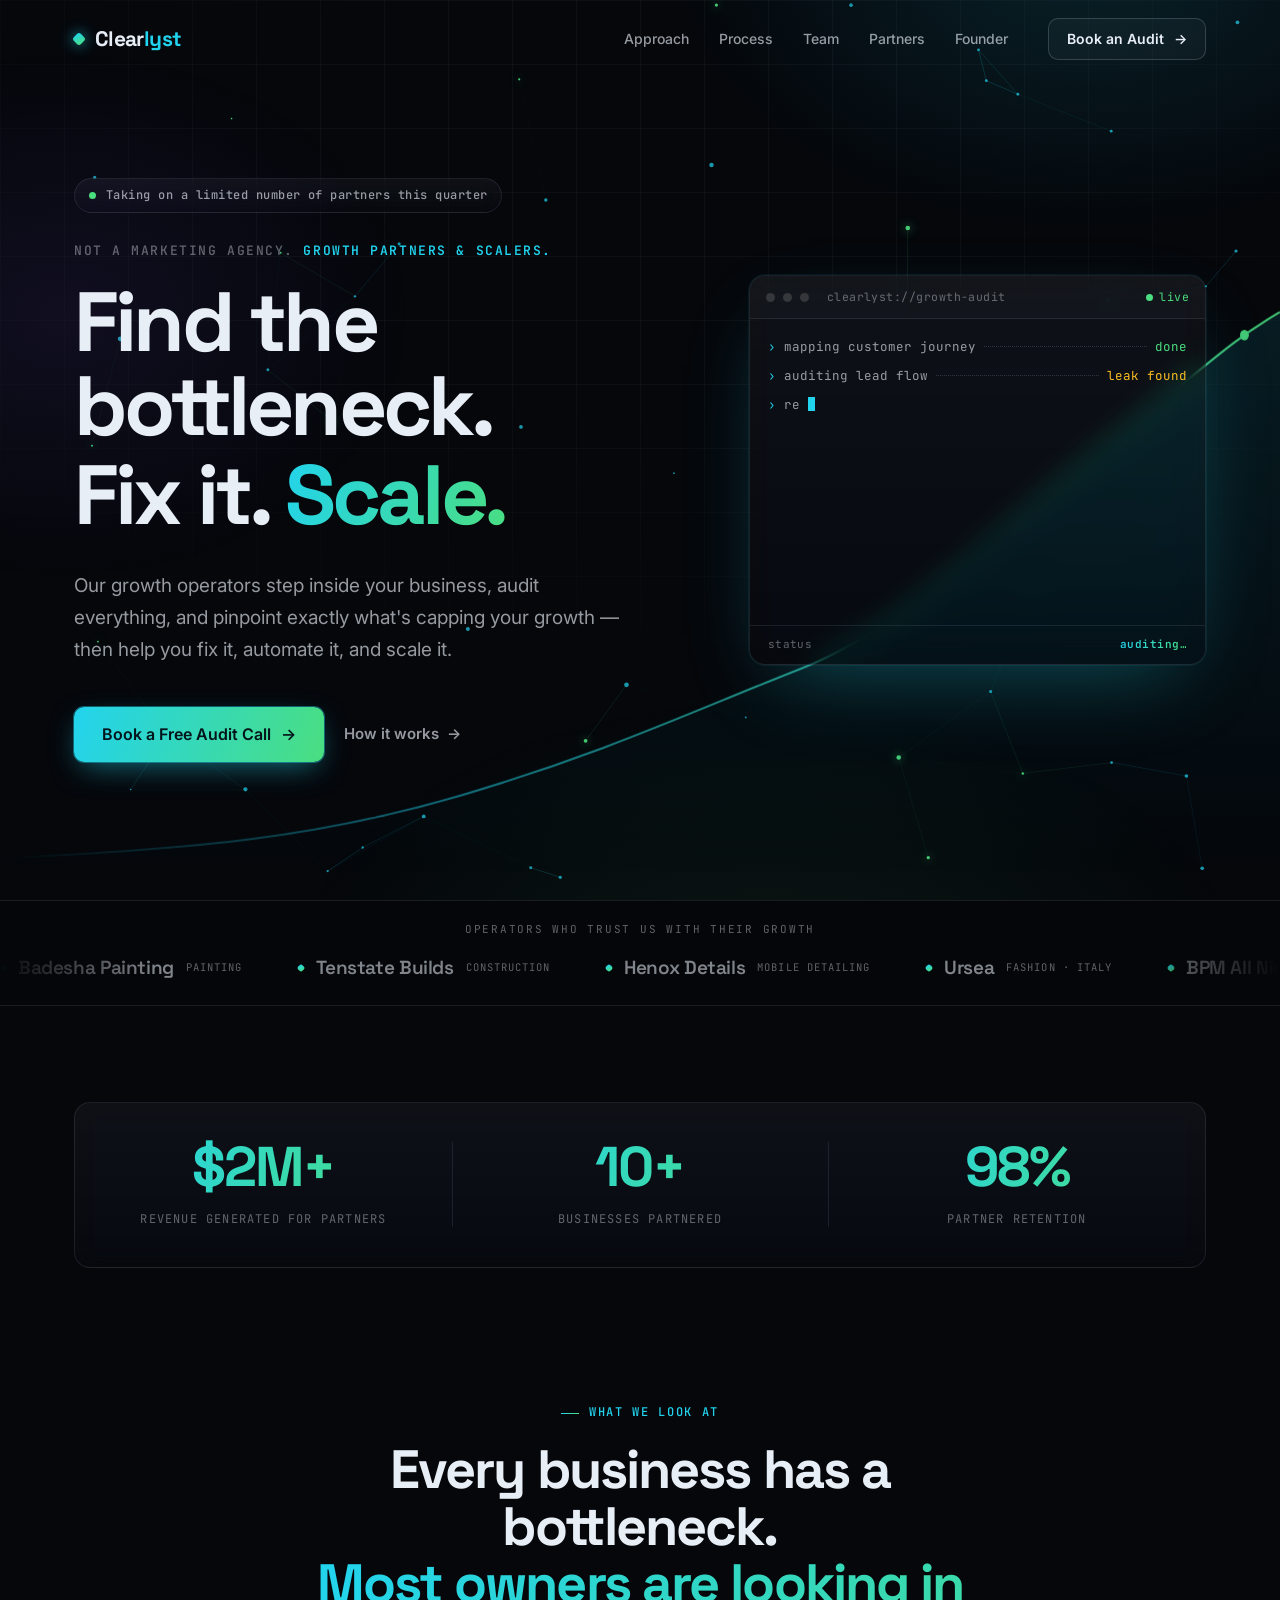
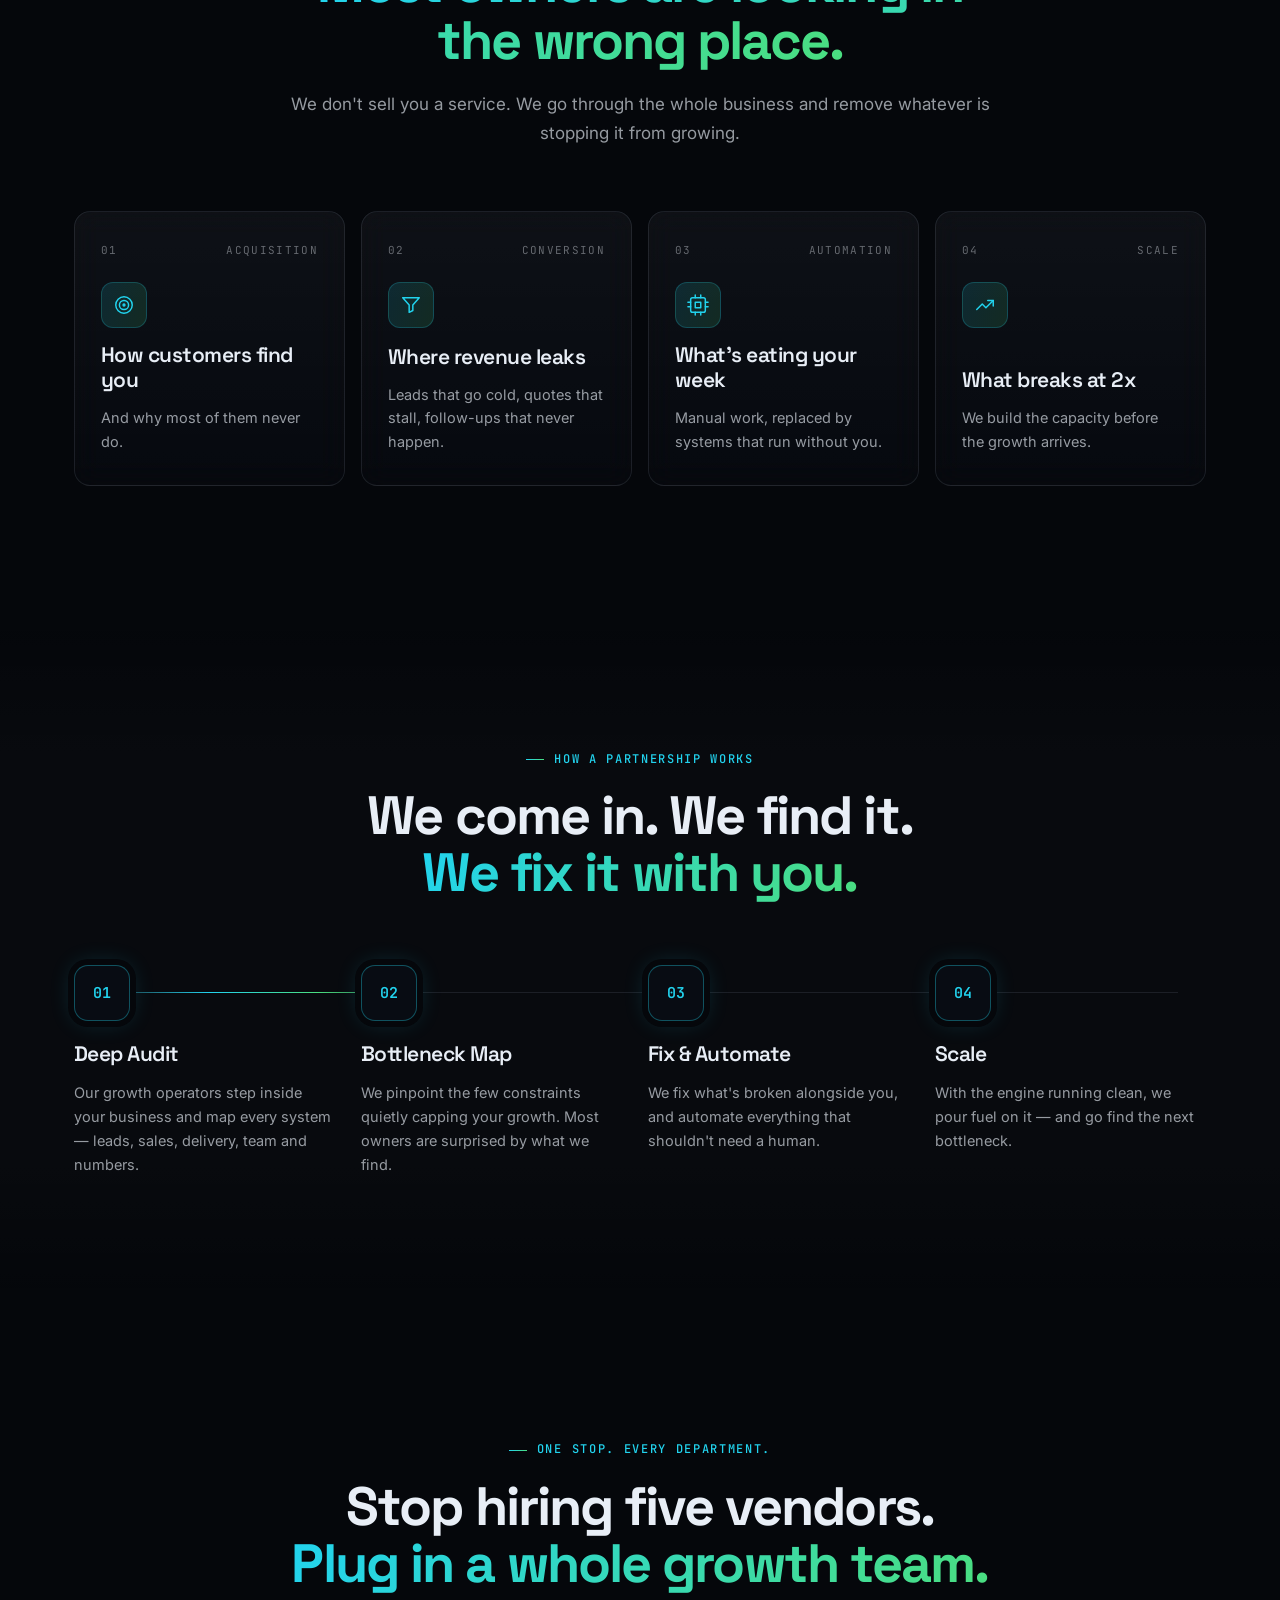
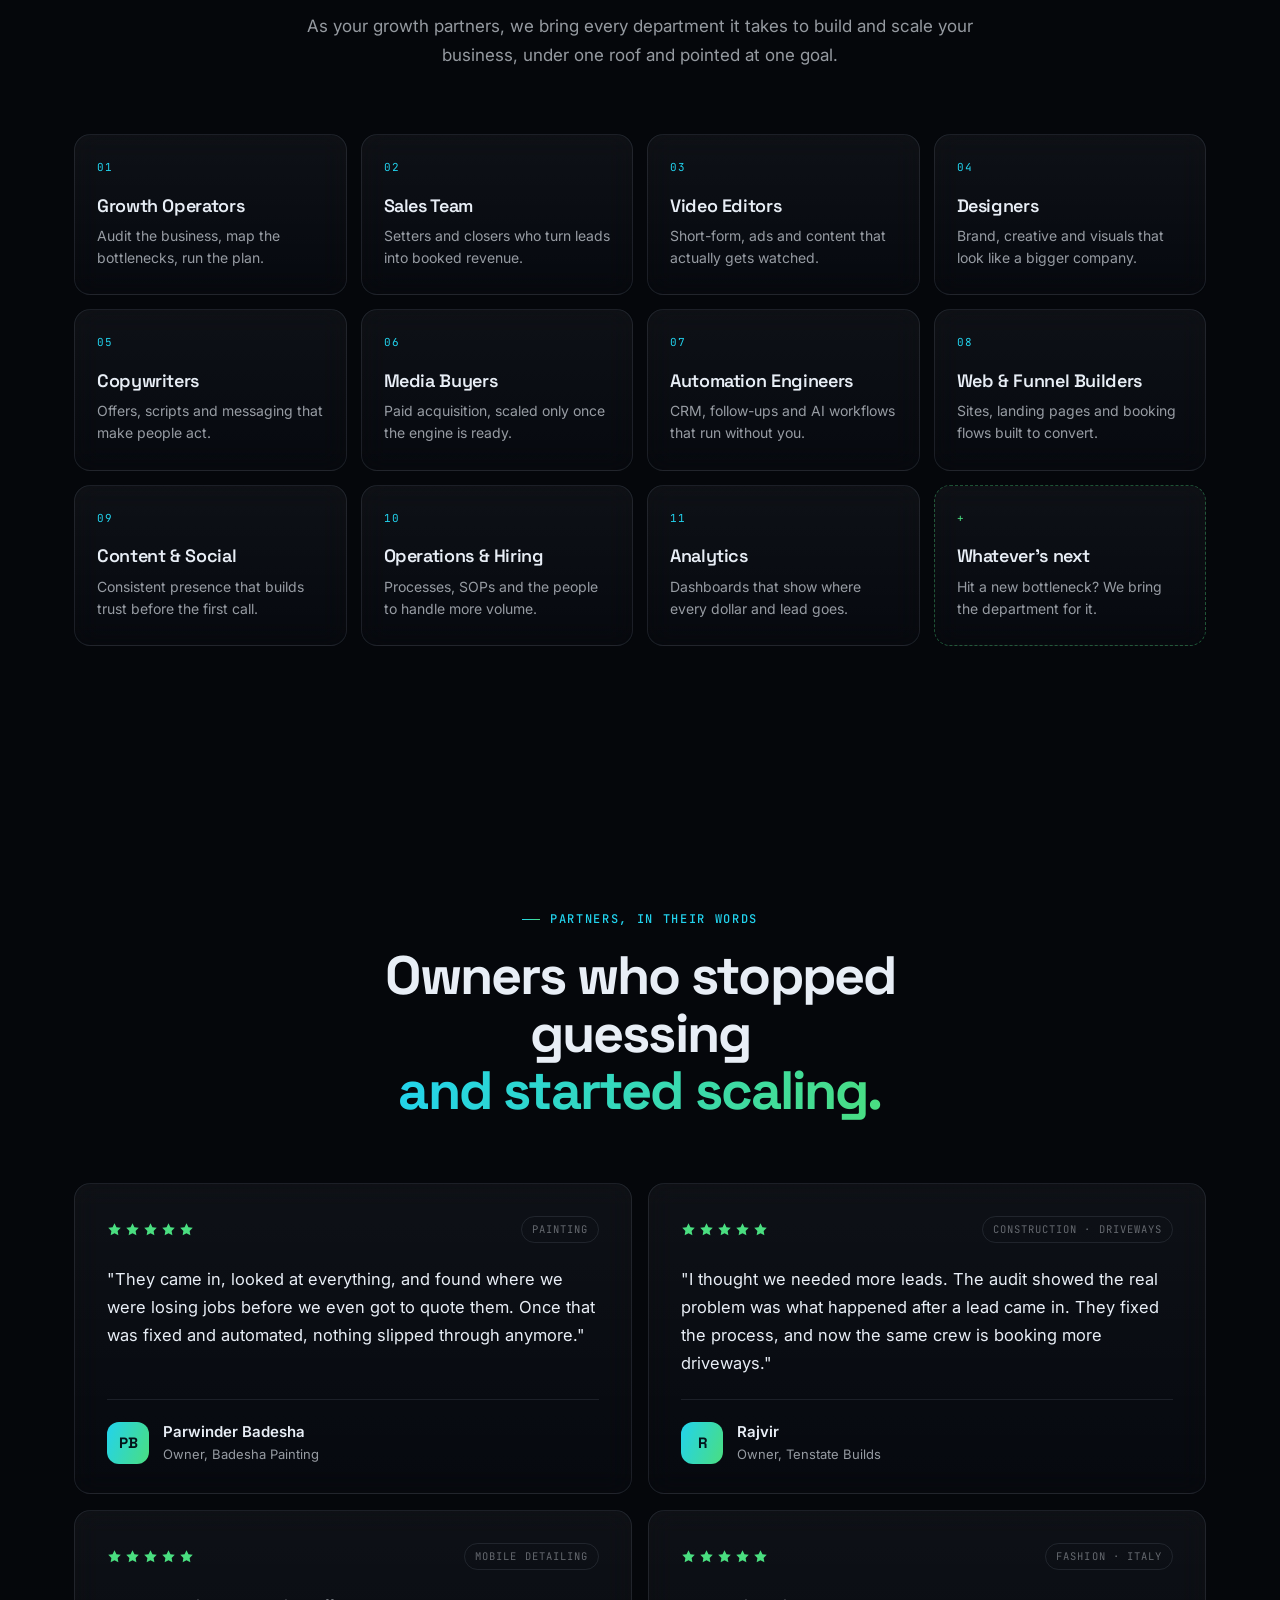
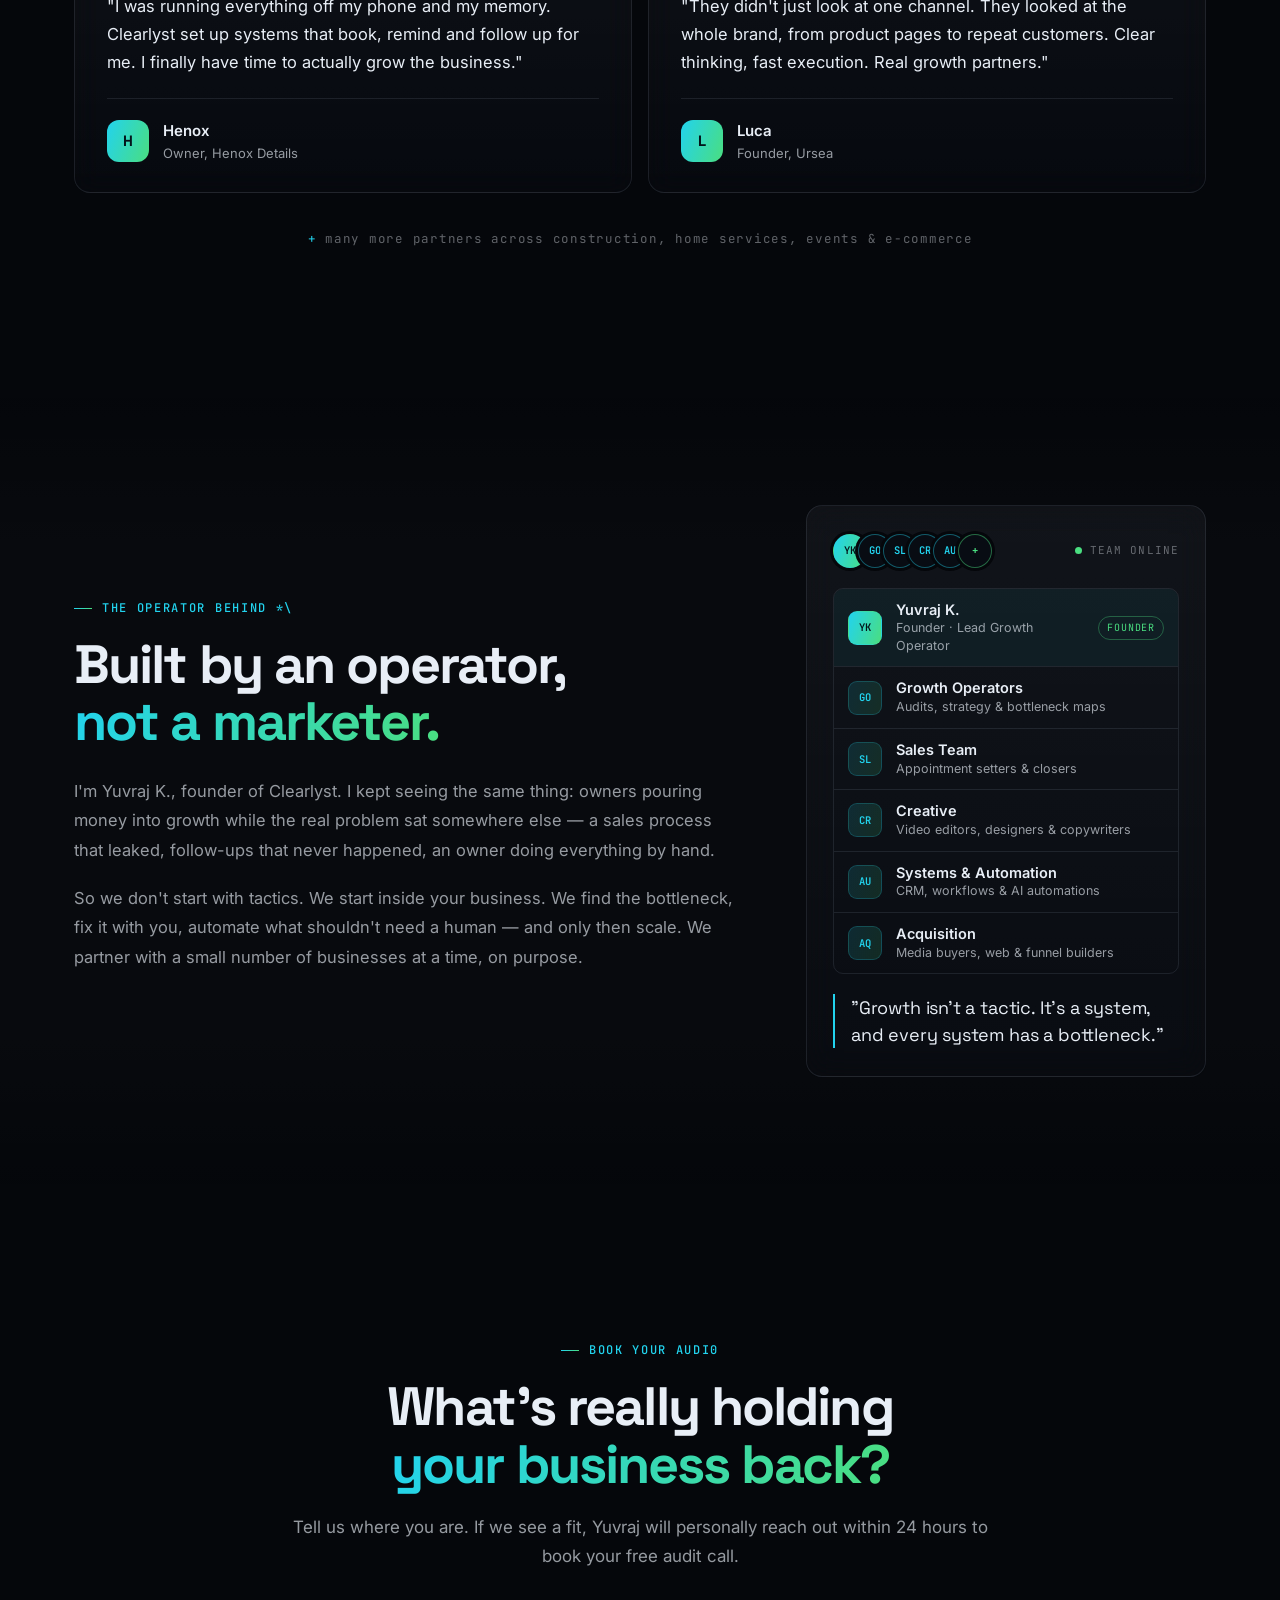
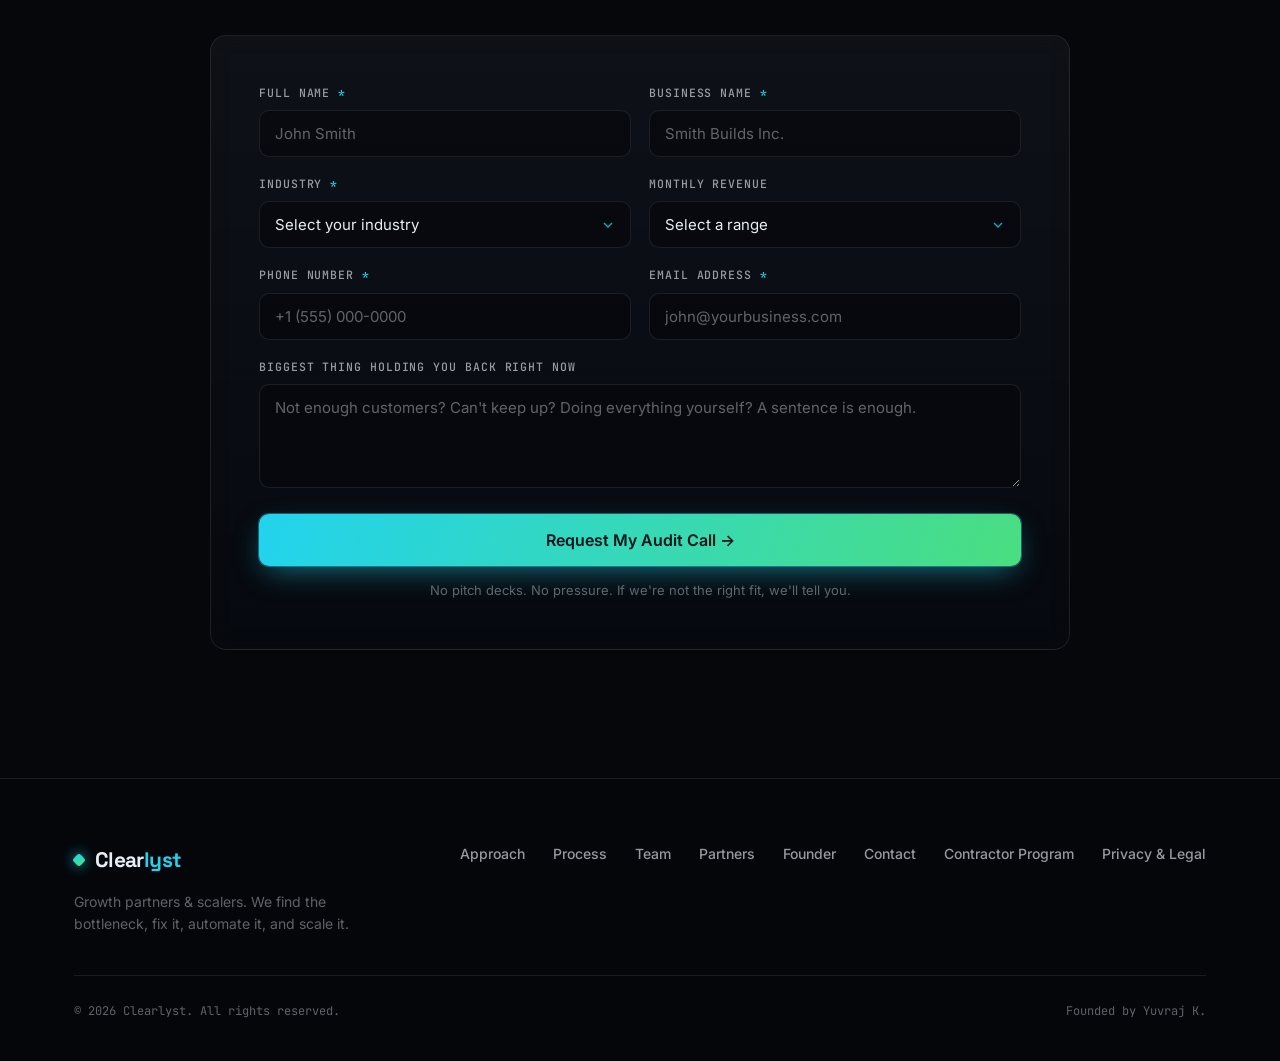
<file: index.html>
<!DOCTYPE html>
<html lang="en">
<head>
  <meta charset="UTF-8" />
  <meta name="viewport" content="width=device-width, initial-scale=1.0" />
  <meta name="theme-color" content="#05070b" />

  <!-- ── Primary SEO ──────────────────────────── -->
  <title>Clearlyst | Growth Partners &amp; Scalers — Business Growth Consulting</title>
  <meta name="description" content="Clearlyst is a business growth consulting firm, not a marketing agency. Our growth operators audit your business, find the bottlenecks holding you back, then help you fix, automate and scale. Book a free audit call." />
  <meta name="keywords" content="business growth consulting, growth partners, business scaling consultant, business audit, bottleneck analysis, business process automation, growth operators, how to scale my business, small business growth consultant, operations consulting, sales process consulting, business systems" />
  <meta name="author" content="Yuvraj K., Clearlyst" />
  <meta name="robots" content="index, follow, max-snippet:-1, max-image-preview:large, max-video-preview:-1" />
  <link rel="canonical" href="https://www.clearlyst.com/" />

  <!-- ── Open Graph (Facebook / LinkedIn) ─────── -->
  <meta property="og:type" content="website" />
  <meta property="og:url" content="https://www.clearlyst.com/" />
  <meta property="og:site_name" content="Clearlyst" />
  <meta property="og:title" content="Clearlyst | Growth Partners &amp; Scalers — Find the Bottleneck. Fix It. Scale." />
  <meta property="og:description" content="Not a marketing agency. Our growth operators step inside your business, find what's holding growth back, then help you fix, automate and scale it." />
  <meta property="og:locale" content="en_US" />

  <!-- ── Twitter / X Card ──────────────────────── -->
  <meta name="twitter:card" content="summary_large_image" />
  <meta name="twitter:title" content="Clearlyst | Growth Partners &amp; Scalers — Find the Bottleneck. Fix It. Scale." />
  <meta name="twitter:description" content="Not a marketing agency. We audit your business, find the bottlenecks, then fix, automate and scale. Book a free audit call." />
  <meta name="twitter:site" content="@clearlyst" />

  <!-- ── Structured Data: Professional Service ─── -->
  <script type="application/ld+json">
  {
    "@context": "https://schema.org",
    "@type": "ProfessionalService",
    "name": "Clearlyst",
    "slogan": "Growth Partners & Scalers",
    "description": "Business growth consulting firm. Clearlyst's growth operators audit a business end to end, identify the bottlenecks limiting growth, and help fix, automate and scale it.",
    "url": "https://www.clearlyst.com",
    "founder": {
      "@type": "Person",
      "name": "Yuvraj K."
    },
    "serviceType": [
      "Business Growth Consulting",
      "Business Audit",
      "Bottleneck Analysis",
      "Process Automation",
      "Sales Process Optimization",
      "Customer Acquisition Systems",
      "Scaling Strategy"
    ],
    "areaServed": "Worldwide",
    "sameAs": []
  }
  </script>

  <!-- ── Structured Data: FAQ ──────────────────── -->
  <script type="application/ld+json">
  {
    "@context": "https://schema.org",
    "@type": "FAQPage",
    "mainEntity": [
      {
        "@type": "Question",
        "name": "Is Clearlyst a marketing agency?",
        "acceptedAnswer": {
          "@type": "Answer",
          "text": "No. Clearlyst is a growth consulting firm. Our growth operators audit your whole business, find the bottlenecks holding growth back, and then help you fix, automate and scale it."
        }
      },
      {
        "@type": "Question",
        "name": "What happens in a Clearlyst growth audit?",
        "acceptedAnswer": {
          "@type": "Answer",
          "text": "We map how your business actually runs: how customers find you, how leads turn into revenue, how work gets delivered, and where time and money leak. You get a clear map of the constraints limiting your growth and a plan to remove them."
        }
      },
      {
        "@type": "Question",
        "name": "Does Clearlyst only advise, or help implement?",
        "acceptedAnswer": {
          "@type": "Answer",
          "text": "We implement alongside you. We fix what's broken, automate what shouldn't need a human, and then scale what works."
        }
      },
      {
        "@type": "Question",
        "name": "What types of businesses does Clearlyst work with?",
        "acceptedAnswer": {
          "@type": "Answer",
          "text": "Owner-led service businesses such as construction, painting, detailing and home services, as well as product and e-commerce brands that are ready to scale."
        }
      }
    ]
  }
  </script>

  <link rel="stylesheet" href="styles.css" />
  <link rel="preconnect" href="https://fonts.googleapis.com" />
  <link rel="preconnect" href="https://fonts.gstatic.com" crossorigin />
  <link href="https://fonts.googleapis.com/css2?family=Inter:wght@400;500;600;700&family=JetBrains+Mono:wght@400;500;600&family=Space+Grotesk:wght@500;600;700&display=swap" rel="stylesheet" />
</head>
<body>

  <div class="bg-canvas" aria-hidden="true"><canvas id="bgNet"></canvas></div>

  <!-- Navigation -->
  <nav class="nav" id="nav">
    <div class="nav-inner">
      <a href="#" class="logo">Clear<span class="logo-accent">lyst</span></a>
      <ul class="nav-links">
        <li><a href="#approach">Approach</a></li>
        <li><a href="#process">Process</a></li>
        <li><a href="#departments">Team</a></li>
        <li><a href="#reviews">Partners</a></li>
        <li><a href="#founder">Founder</a></li>
      </ul>
      <a href="#contact" class="btn btn-nav">Book an Audit <span class="arrow">→</span></a>
      <button class="nav-toggle" aria-label="Toggle menu" aria-expanded="false" id="navToggle">
        <span></span><span></span><span></span>
      </button>
    </div>
    <div class="nav-mobile" id="navMobile">
      <a href="#approach">Approach</a>
      <a href="#process">Process</a>
      <a href="#departments">Team</a>
      <a href="#reviews">Partners</a>
      <a href="#founder">Founder</a>
      <a href="#contact" class="btn btn-primary">Book an Audit <span class="arrow">→</span></a>
    </div>
  </nav>

  <!-- Hero -->
  <section class="hero" id="home">
    <div class="hero-curve" aria-hidden="true">
      <svg viewBox="0 0 1440 600" preserveAspectRatio="none">
        <defs>
          <linearGradient id="curveStroke" x1="0" x2="1" y1="0" y2="0">
            <stop offset="0" stop-color="#22d3ee" stop-opacity="0" />
            <stop offset="0.35" stop-color="#22d3ee" stop-opacity="0.55" />
            <stop offset="1" stop-color="#4ade80" stop-opacity="1" />
          </linearGradient>
          <linearGradient id="curveFill" x1="0" x2="0" y1="0" y2="1">
            <stop offset="0" stop-color="#22d3ee" stop-opacity="0.12" />
            <stop offset="1" stop-color="#22d3ee" stop-opacity="0" />
          </linearGradient>
        </defs>
        <path class="curve-area" d="M0 560 C 220 552, 360 540, 520 500 S 780 420, 900 380 S 1120 250, 1240 170 S 1380 70, 1440 40 L 1440 600 L 0 600 Z" fill="url(#curveFill)" />
        <path class="curve-line" d="M0 560 C 220 552, 360 540, 520 500 S 780 420, 900 380 S 1120 250, 1240 170 S 1380 70, 1440 40" fill="none" stroke="url(#curveStroke)" stroke-width="2" vector-effect="non-scaling-stroke" />
        <circle class="curve-dot" cx="1400" cy="62" r="5" fill="#4ade80" />
        <circle class="curve-ring" cx="1400" cy="62" r="5" fill="none" stroke="#4ade80" stroke-width="1.5" vector-effect="non-scaling-stroke" />
      </svg>
    </div>

    <div class="container hero-grid">
      <div class="hero-content">
        <div class="hero-badge glass reveal">
          <span class="pulse-dot"></span>
          Taking on a limited number of partners this quarter
        </div>
        <p class="hero-kicker reveal" data-scramble>Not a marketing agency. <strong>Growth partners &amp; scalers.</strong></p>
        <h1 class="hero-headline">
          <span class="h-line"><span style="--i:0">Find the bottleneck.</span></span>
          <span class="h-line"><span style="--i:1">Fix it. <span class="gradient-text">Scale.</span></span></span>
        </h1>
        <p class="hero-sub reveal">
          Our growth operators step inside your business, audit everything, and pinpoint exactly what's capping your growth — then help you fix it, automate it, and scale it.
        </p>
        <div class="hero-ctas reveal">
          <a href="#contact" class="btn btn-primary">Book a Free Audit Call <span class="arrow">→</span></a>
          <a href="#process" class="btn-text-link">How it works <span class="arrow">→</span></a>
        </div>
      </div>

      <div class="console glass reveal" id="auditConsole" aria-label="Illustration of a Clearlyst growth audit">
        <div class="console-head">
          <i></i><i></i><i></i>
          <span>clearlyst://growth-audit</span>
          <span class="console-live"><span class="pulse-dot"></span>live</span>
        </div>
        <div class="console-body" id="consoleBody" aria-hidden="true"></div>
        <div class="console-chart" aria-hidden="true">
          <b style="--h:18%;--i:0"></b><b style="--h:24%;--i:1"></b><b style="--h:22%;--i:2"></b><b style="--h:34%;--i:3"></b>
          <b style="--h:42%;--i:4"></b><b style="--h:55%;--i:5"></b><b style="--h:68%;--i:6"></b><b style="--h:84%;--i:7"></b><b style="--h:100%;--i:8"></b>
        </div>
        <div class="console-foot">
          <span>status</span>
          <span class="gradient-text" id="consoleStatus">auditing…</span>
        </div>
      </div>
    </div>
  </section>

  <!-- Partner marquee -->
  <section class="marquee-section" aria-label="Businesses we partner with">
    <p class="marquee-label">Operators who trust us with their growth</p>
    <div class="marquee">
      <div class="marquee-track">
        <span class="marquee-item">Badesha Painting <small>Painting</small></span>
        <span class="marquee-item">Tenstate Builds <small>Construction</small></span>
        <span class="marquee-item">Henox Details <small>Mobile Detailing</small></span>
        <span class="marquee-item">Ursea <small>Fashion · Italy</small></span>
        <span class="marquee-item">BPM All Night <small>Events · Europe</small></span>
        <span class="marquee-item">+ More Partners <small>Service &amp; E‑Com</small></span>
        <span class="marquee-item" aria-hidden="true">Badesha Painting <small>Painting</small></span>
        <span class="marquee-item" aria-hidden="true">Tenstate Builds <small>Construction</small></span>
        <span class="marquee-item" aria-hidden="true">Henox Details <small>Mobile Detailing</small></span>
        <span class="marquee-item" aria-hidden="true">Ursea <small>Fashion · Italy</small></span>
        <span class="marquee-item" aria-hidden="true">BPM All Night <small>Events · Europe</small></span>
        <span class="marquee-item" aria-hidden="true">+ More Partners <small>Service &amp; E‑Com</small></span>
      </div>
    </div>
  </section>

  <!-- Stats -->
  <section class="stats-section">
    <div class="container">
      <div class="stats-grid glass reveal">
        <div>
          <span class="stat-num" data-target="2" data-prefix="$" data-suffix="M+">$0</span>
          <span class="stat-label">Revenue generated for partners</span>
        </div>
        <div>
          <span class="stat-num" data-target="10" data-suffix="+">0</span>
          <span class="stat-label">Businesses partnered</span>
        </div>
        <div>
          <span class="stat-num" data-target="98" data-suffix="%">0</span>
          <span class="stat-label">Partner retention</span>
        </div>
      </div>
    </div>
  </section>

  <!-- Approach -->
  <section class="section" id="approach">
    <div class="container">
      <div class="section-header reveal">
        <p class="section-tag" data-scramble>What we look at</p>
        <h2 class="section-title">Every business has a bottleneck.<br /><span class="gradient-text">Most owners are looking in the wrong place.</span></h2>
        <p class="section-sub">We don't sell you a service. We go through the whole business and remove whatever is stopping it from growing.</p>
      </div>
      <div class="pillars">
        <article class="pillar glass reveal">
          <div class="pillar-meta"><span>01</span><span>Acquisition</span></div>
          <div class="pillar-icon">
            <svg viewBox="0 0 24 24" fill="none" stroke-width="1.6" stroke-linecap="round" stroke-linejoin="round"><circle cx="12" cy="12" r="9"/><circle cx="12" cy="12" r="5"/><circle cx="12" cy="12" r="1"/></svg>
          </div>
          <h3>How customers find you</h3>
          <p>And why most of them never do.</p>
        </article>
        <article class="pillar glass reveal">
          <div class="pillar-meta"><span>02</span><span>Conversion</span></div>
          <div class="pillar-icon">
            <svg viewBox="0 0 24 24" fill="none" stroke-width="1.6" stroke-linecap="round" stroke-linejoin="round"><path d="M3 4h18l-7 8v6l-4 2v-8z"/></svg>
          </div>
          <h3>Where revenue leaks</h3>
          <p>Leads that go cold, quotes that stall, follow-ups that never happen.</p>
        </article>
        <article class="pillar glass reveal">
          <div class="pillar-meta"><span>03</span><span>Automation</span></div>
          <div class="pillar-icon">
            <svg viewBox="0 0 24 24" fill="none" stroke-width="1.6" stroke-linecap="round" stroke-linejoin="round"><rect x="4" y="4" width="16" height="16" rx="2"/><path d="M9 9h6v6H9z"/><path d="M9 1v3M15 1v3M9 20v3M15 20v3M20 9h3M20 14h3M1 9h3M1 14h3"/></svg>
          </div>
          <h3>What's eating your week</h3>
          <p>Manual work, replaced by systems that run without you.</p>
        </article>
        <article class="pillar glass reveal">
          <div class="pillar-meta"><span>04</span><span>Scale</span></div>
          <div class="pillar-icon">
            <svg viewBox="0 0 24 24" fill="none" stroke-width="1.6" stroke-linecap="round" stroke-linejoin="round"><polyline points="3 17 9 11 13 15 21 7"/><polyline points="15 7 21 7 21 13"/></svg>
          </div>
          <h3>What breaks at 2x</h3>
          <p>We build the capacity before the growth arrives.</p>
        </article>
      </div>
    </div>
  </section>

  <!-- Process -->
  <section class="section section-alt" id="process">
    <div class="container">
      <div class="section-header reveal">
        <p class="section-tag" data-scramble>How a partnership works</p>
        <h2 class="section-title">We come in. We find it.<br /><span class="gradient-text">We fix it with you.</span></h2>
      </div>
      <div class="timeline">
        <div class="timeline-rail" aria-hidden="true"></div>
        <div class="step reveal">
          <div class="step-node">01</div>
          <h3>Deep Audit</h3>
          <p>Our growth operators step inside your business and map every system — leads, sales, delivery, team and numbers.</p>
        </div>
        <div class="step reveal">
          <div class="step-node">02</div>
          <h3>Bottleneck Map</h3>
          <p>We pinpoint the few constraints quietly capping your growth. Most owners are surprised by what we find.</p>
        </div>
        <div class="step reveal">
          <div class="step-node">03</div>
          <h3>Fix &amp; Automate</h3>
          <p>We fix what's broken alongside you, and automate everything that shouldn't need a human.</p>
        </div>
        <div class="step reveal">
          <div class="step-node">04</div>
          <h3>Scale</h3>
          <p>With the engine running clean, we pour fuel on it — and go find the next bottleneck.</p>
        </div>
      </div>
    </div>
  </section>

  <!-- Departments -->
  <section class="section" id="departments">
    <div class="container">
      <div class="section-header reveal">
        <p class="section-tag" data-scramble>One stop. Every department.</p>
        <h2 class="section-title">Stop hiring five vendors.<br /><span class="gradient-text">Plug in a whole growth team.</span></h2>
        <p class="section-sub">As your growth partners, we bring every department it takes to build and scale your business, under one roof and pointed at one goal.</p>
      </div>
      <div class="dept-grid">
        <div class="dept glass reveal"><span class="dept-code">01</span><h3>Growth Operators</h3><p>Audit the business, map the bottlenecks, run the plan.</p></div>
        <div class="dept glass reveal"><span class="dept-code">02</span><h3>Sales Team</h3><p>Setters and closers who turn leads into booked revenue.</p></div>
        <div class="dept glass reveal"><span class="dept-code">03</span><h3>Video Editors</h3><p>Short-form, ads and content that actually gets watched.</p></div>
        <div class="dept glass reveal"><span class="dept-code">04</span><h3>Designers</h3><p>Brand, creative and visuals that look like a bigger company.</p></div>
        <div class="dept glass reveal"><span class="dept-code">05</span><h3>Copywriters</h3><p>Offers, scripts and messaging that make people act.</p></div>
        <div class="dept glass reveal"><span class="dept-code">06</span><h3>Media Buyers</h3><p>Paid acquisition, scaled only once the engine is ready.</p></div>
        <div class="dept glass reveal"><span class="dept-code">07</span><h3>Automation Engineers</h3><p>CRM, follow-ups and AI workflows that run without you.</p></div>
        <div class="dept glass reveal"><span class="dept-code">08</span><h3>Web &amp; Funnel Builders</h3><p>Sites, landing pages and booking flows built to convert.</p></div>
        <div class="dept glass reveal"><span class="dept-code">09</span><h3>Content &amp; Social</h3><p>Consistent presence that builds trust before the first call.</p></div>
        <div class="dept glass reveal"><span class="dept-code">10</span><h3>Operations &amp; Hiring</h3><p>Processes, SOPs and the people to handle more volume.</p></div>
        <div class="dept glass reveal"><span class="dept-code">11</span><h3>Analytics</h3><p>Dashboards that show where every dollar and lead goes.</p></div>
        <div class="dept dept-cta glass reveal"><span class="dept-code">+</span><h3>Whatever's next</h3><p>Hit a new bottleneck? We bring the department for it.</p></div>
      </div>
    </div>
  </section>

  <!-- Reviews -->
  <section class="section" id="reviews">
    <div class="container">
      <div class="section-header reveal">
        <p class="section-tag" data-scramble>Partners, in their words</p>
        <h2 class="section-title">Owners who stopped guessing<br /><span class="gradient-text">and started scaling.</span></h2>
      </div>
      <div class="reviews-grid">
        <article class="review glass reveal">
          <div class="review-top">
            <div class="stars" aria-label="5 out of 5 stars">
              <svg viewBox="0 0 24 24"><path d="M12 2l3.1 6.3 6.9 1-5 4.9 1.2 6.8L12 17.8 5.8 21l1.2-6.8-5-4.9 6.9-1z"/></svg><svg viewBox="0 0 24 24"><path d="M12 2l3.1 6.3 6.9 1-5 4.9 1.2 6.8L12 17.8 5.8 21l1.2-6.8-5-4.9 6.9-1z"/></svg><svg viewBox="0 0 24 24"><path d="M12 2l3.1 6.3 6.9 1-5 4.9 1.2 6.8L12 17.8 5.8 21l1.2-6.8-5-4.9 6.9-1z"/></svg><svg viewBox="0 0 24 24"><path d="M12 2l3.1 6.3 6.9 1-5 4.9 1.2 6.8L12 17.8 5.8 21l1.2-6.8-5-4.9 6.9-1z"/></svg><svg viewBox="0 0 24 24"><path d="M12 2l3.1 6.3 6.9 1-5 4.9 1.2 6.8L12 17.8 5.8 21l1.2-6.8-5-4.9 6.9-1z"/></svg>
            </div>
            <span class="review-tag">Painting</span>
          </div>
          <blockquote>"They came in, looked at everything, and found where we were losing jobs before we even got to quote them. Once that was fixed and automated, nothing slipped through anymore."</blockquote>
          <div class="review-who">
            <div class="review-avatar" aria-hidden="true">PB</div>
            <div>
              <h4>Parwinder Badesha</h4>
              <p>Owner, Badesha Painting</p>
            </div>
          </div>
        </article>

        <article class="review glass reveal">
          <div class="review-top">
            <div class="stars" aria-label="5 out of 5 stars">
              <svg viewBox="0 0 24 24"><path d="M12 2l3.1 6.3 6.9 1-5 4.9 1.2 6.8L12 17.8 5.8 21l1.2-6.8-5-4.9 6.9-1z"/></svg><svg viewBox="0 0 24 24"><path d="M12 2l3.1 6.3 6.9 1-5 4.9 1.2 6.8L12 17.8 5.8 21l1.2-6.8-5-4.9 6.9-1z"/></svg><svg viewBox="0 0 24 24"><path d="M12 2l3.1 6.3 6.9 1-5 4.9 1.2 6.8L12 17.8 5.8 21l1.2-6.8-5-4.9 6.9-1z"/></svg><svg viewBox="0 0 24 24"><path d="M12 2l3.1 6.3 6.9 1-5 4.9 1.2 6.8L12 17.8 5.8 21l1.2-6.8-5-4.9 6.9-1z"/></svg><svg viewBox="0 0 24 24"><path d="M12 2l3.1 6.3 6.9 1-5 4.9 1.2 6.8L12 17.8 5.8 21l1.2-6.8-5-4.9 6.9-1z"/></svg>
            </div>
            <span class="review-tag">Construction · Driveways</span>
          </div>
          <blockquote>"I thought we needed more leads. The audit showed the real problem was what happened after a lead came in. They fixed the process, and now the same crew is booking more driveways."</blockquote>
          <div class="review-who">
            <div class="review-avatar" aria-hidden="true">R</div>
            <div>
              <h4>Rajvir</h4>
              <p>Owner, Tenstate Builds</p>
            </div>
          </div>
        </article>

        <article class="review glass reveal">
          <div class="review-top">
            <div class="stars" aria-label="5 out of 5 stars">
              <svg viewBox="0 0 24 24"><path d="M12 2l3.1 6.3 6.9 1-5 4.9 1.2 6.8L12 17.8 5.8 21l1.2-6.8-5-4.9 6.9-1z"/></svg><svg viewBox="0 0 24 24"><path d="M12 2l3.1 6.3 6.9 1-5 4.9 1.2 6.8L12 17.8 5.8 21l1.2-6.8-5-4.9 6.9-1z"/></svg><svg viewBox="0 0 24 24"><path d="M12 2l3.1 6.3 6.9 1-5 4.9 1.2 6.8L12 17.8 5.8 21l1.2-6.8-5-4.9 6.9-1z"/></svg><svg viewBox="0 0 24 24"><path d="M12 2l3.1 6.3 6.9 1-5 4.9 1.2 6.8L12 17.8 5.8 21l1.2-6.8-5-4.9 6.9-1z"/></svg><svg viewBox="0 0 24 24"><path d="M12 2l3.1 6.3 6.9 1-5 4.9 1.2 6.8L12 17.8 5.8 21l1.2-6.8-5-4.9 6.9-1z"/></svg>
            </div>
            <span class="review-tag">Mobile Detailing</span>
          </div>
          <blockquote>"I was running everything off my phone and my memory. Clearlyst set up systems that book, remind and follow up for me. I finally have time to actually grow the business."</blockquote>
          <div class="review-who">
            <div class="review-avatar" aria-hidden="true">H</div>
            <div>
              <h4>Henox</h4>
              <p>Owner, Henox Details</p>
            </div>
          </div>
        </article>

        <article class="review glass reveal">
          <div class="review-top">
            <div class="stars" aria-label="5 out of 5 stars">
              <svg viewBox="0 0 24 24"><path d="M12 2l3.1 6.3 6.9 1-5 4.9 1.2 6.8L12 17.8 5.8 21l1.2-6.8-5-4.9 6.9-1z"/></svg><svg viewBox="0 0 24 24"><path d="M12 2l3.1 6.3 6.9 1-5 4.9 1.2 6.8L12 17.8 5.8 21l1.2-6.8-5-4.9 6.9-1z"/></svg><svg viewBox="0 0 24 24"><path d="M12 2l3.1 6.3 6.9 1-5 4.9 1.2 6.8L12 17.8 5.8 21l1.2-6.8-5-4.9 6.9-1z"/></svg><svg viewBox="0 0 24 24"><path d="M12 2l3.1 6.3 6.9 1-5 4.9 1.2 6.8L12 17.8 5.8 21l1.2-6.8-5-4.9 6.9-1z"/></svg><svg viewBox="0 0 24 24"><path d="M12 2l3.1 6.3 6.9 1-5 4.9 1.2 6.8L12 17.8 5.8 21l1.2-6.8-5-4.9 6.9-1z"/></svg>
            </div>
            <span class="review-tag">Fashion · Italy</span>
          </div>
          <blockquote>"They didn't just look at one channel. They looked at the whole brand, from product pages to repeat customers. Clear thinking, fast execution. Real growth partners."</blockquote>
          <div class="review-who">
            <div class="review-avatar" aria-hidden="true">L</div>
            <div>
              <h4>Luca</h4>
              <p>Founder, Ursea</p>
            </div>
          </div>
        </article>
      </div>
      <p class="reviews-more reveal"><span>+</span> many more partners across construction, home services, events &amp; e-commerce</p>
    </div>
  </section>

  <!-- Founder -->
  <section class="section section-alt" id="founder">
    <div class="container">
      <div class="about-grid">
        <div class="about-text reveal">
          <p class="section-tag" data-scramble>The operator behind it</p>
          <h2 class="section-title">Built by an operator,<br /><span class="gradient-text">not a marketer.</span></h2>
          <p class="about-body">I'm Yuvraj K., founder of Clearlyst. I kept seeing the same thing: owners pouring money into growth while the real problem sat somewhere else — a sales process that leaked, follow-ups that never happened, an owner doing everything by hand.</p>
          <p class="about-body">So we don't start with tactics. We start inside your business. We find the bottleneck, fix it with you, automate what shouldn't need a human — and only then scale. We partner with a small number of businesses at a time, on purpose.</p>
        </div>
        <div class="team-stack glass reveal" aria-label="The Clearlyst team">
          <div class="stack-head">
            <div class="stack-avatars" aria-hidden="true">
              <span>YK</span><span>GO</span><span>SL</span><span>CR</span><span>AU</span><span class="more">+</span>
            </div>
            <p class="stack-label"><span class="pulse-dot"></span> team online</p>
          </div>
          <ul class="stack-list">
            <li class="is-lead">
              <span class="stack-ico">YK</span>
              <div><h4>Yuvraj K.</h4><p>Founder · Lead Growth Operator</p></div>
              <span class="stack-badge">founder</span>
            </li>
            <li>
              <span class="stack-ico">GO</span>
              <div><h4>Growth Operators</h4><p>Audits, strategy &amp; bottleneck maps</p></div>
            </li>
            <li>
              <span class="stack-ico">SL</span>
              <div><h4>Sales Team</h4><p>Appointment setters &amp; closers</p></div>
            </li>
            <li>
              <span class="stack-ico">CR</span>
              <div><h4>Creative</h4><p>Video editors, designers &amp; copywriters</p></div>
            </li>
            <li>
              <span class="stack-ico">AU</span>
              <div><h4>Systems &amp; Automation</h4><p>CRM, workflows &amp; AI automations</p></div>
            </li>
            <li>
              <span class="stack-ico">AQ</span>
              <div><h4>Acquisition</h4><p>Media buyers, web &amp; funnel builders</p></div>
            </li>
          </ul>
          <blockquote class="about-quote">"Growth isn't a tactic. It's a system, and every system has a bottleneck."</blockquote>
        </div>
      </div>
    </div>
  </section>

  <!-- Contact -->
  <section class="section" id="contact">
    <div class="container">
      <div class="section-header reveal">
        <p class="section-tag" data-scramble>Book your audit</p>
        <h2 class="section-title">What's really holding<br /><span class="gradient-text">your business back?</span></h2>
        <p class="section-sub">Tell us where you are. If we see a fit, Yuvraj will personally reach out within 24 hours to book your free audit call.</p>
      </div>
      <div class="form-wrapper glass reveal">
        <form id="contactForm" novalidate>
          <div class="form-grid">
            <div class="form-group">
              <label for="name">Full Name <span class="req">*</span></label>
              <input type="text" id="name" name="name" placeholder="John Smith" autocomplete="name" required />
            </div>
            <div class="form-group">
              <label for="business">Business Name <span class="req">*</span></label>
              <input type="text" id="business" name="business" placeholder="Smith Builds Inc." autocomplete="organization" required />
            </div>
            <div class="form-group">
              <label for="industry">Industry <span class="req">*</span></label>
              <div class="select-wrap">
                <select id="industry" name="industry" required>
                  <option value="" disabled selected>Select your industry</option>
                  <optgroup label="Service-Based">
                    <option>Construction &amp; Concrete</option>
                    <option>Painting</option>
                    <option>Roofing</option>
                    <option>Detailing</option>
                    <option>HVAC / Plumbing / Electrical</option>
                    <option>Landscaping</option>
                    <option>Other Service Business</option>
                  </optgroup>
                  <optgroup label="Product">
                    <option>Clothing / Apparel</option>
                    <option>E-Commerce / DTC</option>
                    <option>Other Product Business</option>
                  </optgroup>
                  <option>Other</option>
                </select>
              </div>
            </div>
            <div class="form-group">
              <label for="revenue">Monthly Revenue</label>
              <div class="select-wrap">
                <select id="revenue" name="revenue">
                  <option value="" disabled selected>Select a range</option>
                  <option>Under $10k / month</option>
                  <option>$10k – $50k / month</option>
                  <option>$50k – $250k / month</option>
                  <option>$250k+ / month</option>
                  <option>Prefer not to say</option>
                </select>
              </div>
            </div>
            <div class="form-group">
              <label for="phone">Phone Number <span class="req">*</span></label>
              <input type="tel" id="phone" name="phone" placeholder="+1 (555) 000-0000" autocomplete="tel" required />
            </div>
            <div class="form-group">
              <label for="email">Email Address <span class="req">*</span></label>
              <input type="email" id="email" name="email" placeholder="john@yourbusiness.com" autocomplete="email" required />
            </div>
            <div class="form-group form-group-full">
              <label for="message">Biggest thing holding you back right now</label>
              <textarea id="message" name="message" rows="4" placeholder="Not enough customers? Can't keep up? Doing everything yourself? A sentence is enough."></textarea>
            </div>
          </div>
          <button type="submit" class="btn btn-primary btn-submit" id="submitBtn">
            <span class="btn-text">Request My Audit Call <span class="arrow">→</span></span>
            <span class="btn-loading" style="display:none;">Sending…</span>
          </button>
          <p class="form-fine">No pitch decks. No pressure. If we're not the right fit, we'll tell you.</p>
        </form>
        <div class="form-success" id="formSuccess" style="display:none;">
          <div class="success-icon">
            <svg viewBox="0 0 24 24" fill="none" stroke="currentColor" stroke-width="2">
              <path d="M22 11.08V12a10 10 0 1 1-5.93-9.14"/><polyline points="22 4 12 14.01 9 11.01"/>
            </svg>
          </div>
          <h3>You're on Yuvraj's radar.</h3>
          <p>We'll review your business and reach out within 24 hours. Keep an eye on your inbox (and spam folder, just in case).</p>
        </div>
      </div>
    </div>
  </section>

  <!-- Footer -->
  <footer class="footer">
    <div class="container">
      <div class="footer-inner">
        <div class="footer-brand">
          <a href="#" class="logo">Clear<span class="logo-accent">lyst</span></a>
          <p>Growth partners &amp; scalers. We find the bottleneck, fix it, automate it, and scale it.</p>
        </div>
        <div class="footer-links">
          <a href="#approach">Approach</a>
          <a href="#process">Process</a>
          <a href="#departments">Team</a>
          <a href="#reviews">Partners</a>
          <a href="#founder">Founder</a>
          <a href="#contact">Contact</a>
          <a href="lead-qualification.html">Contractor Program</a>
          <a href="privacy.html">Privacy &amp; Legal</a>
        </div>
      </div>
      <div class="footer-bottom">
        <span>&copy; 2026 Clearlyst. All rights reserved.</span>
        <span>Founded by Yuvraj K.</span>
      </div>
    </div>
  </footer>

  <script src="script.js"></script>
</body>
</html>
</file>
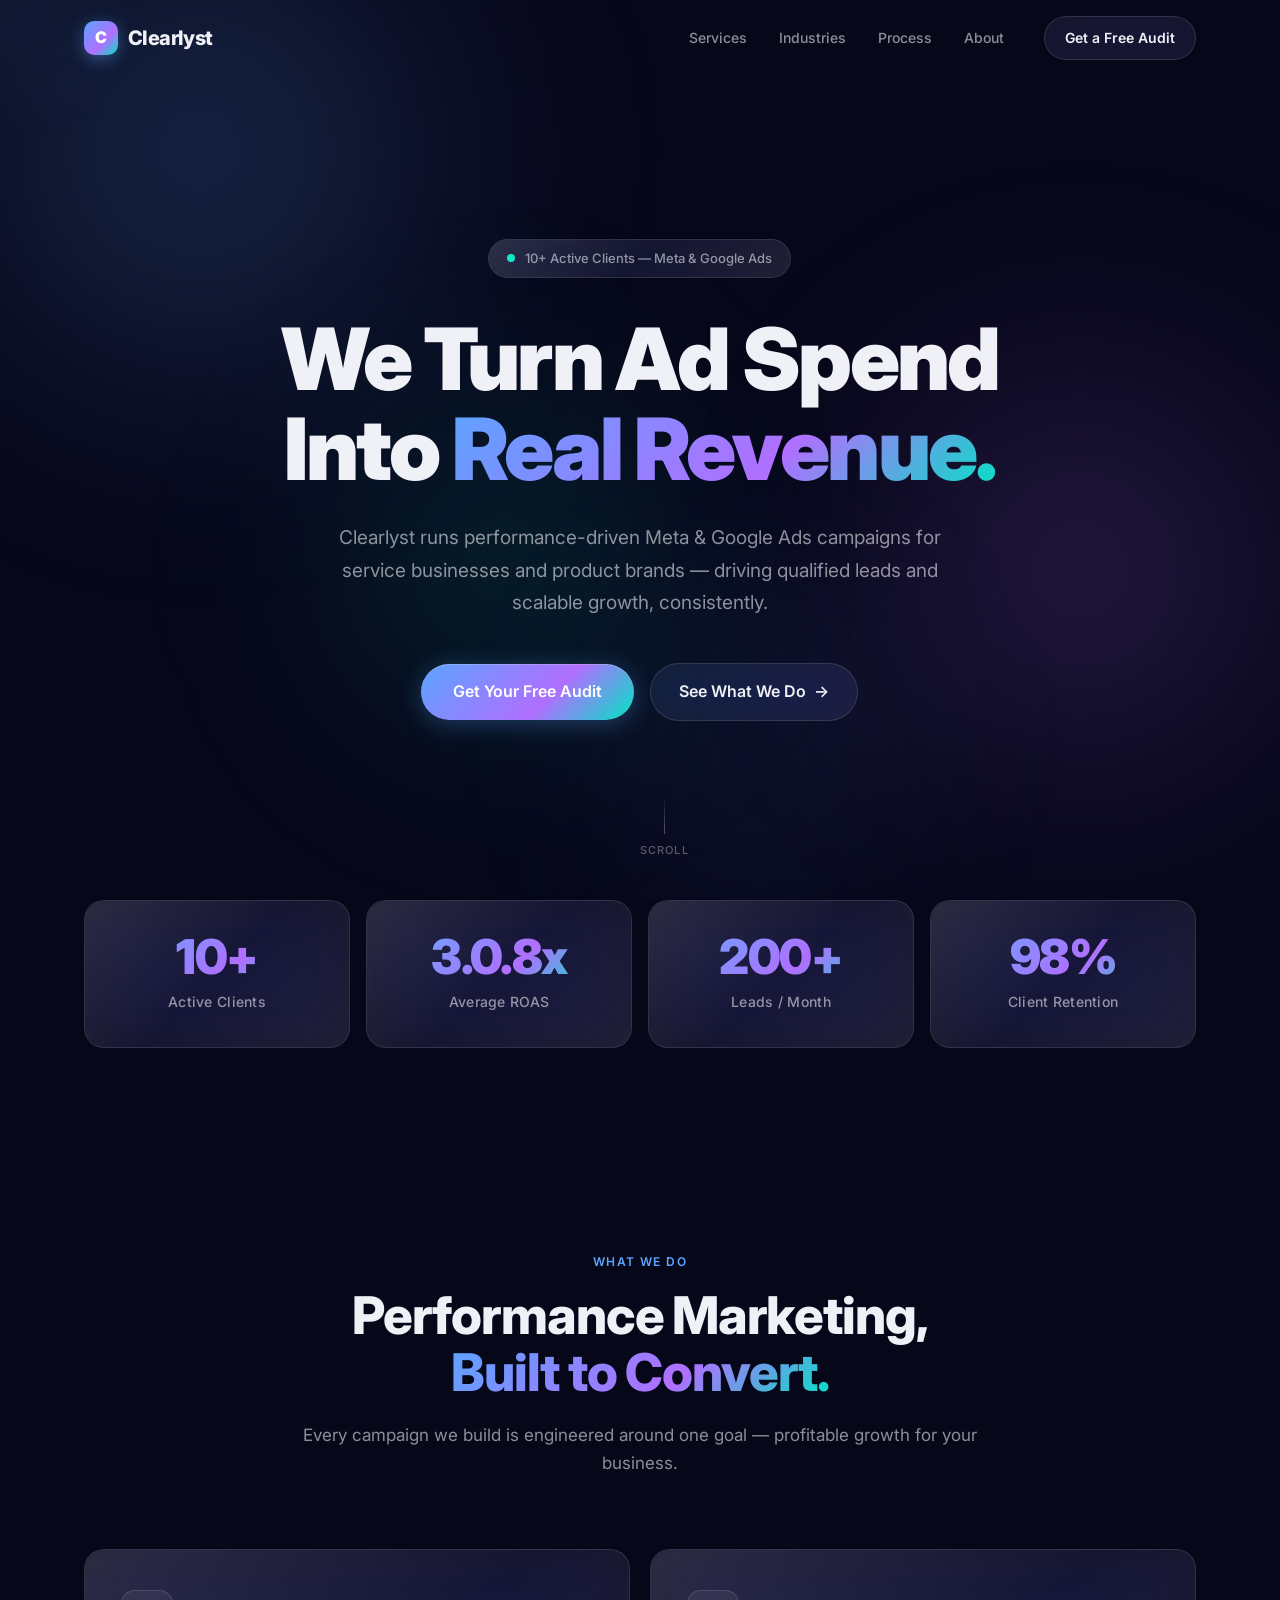
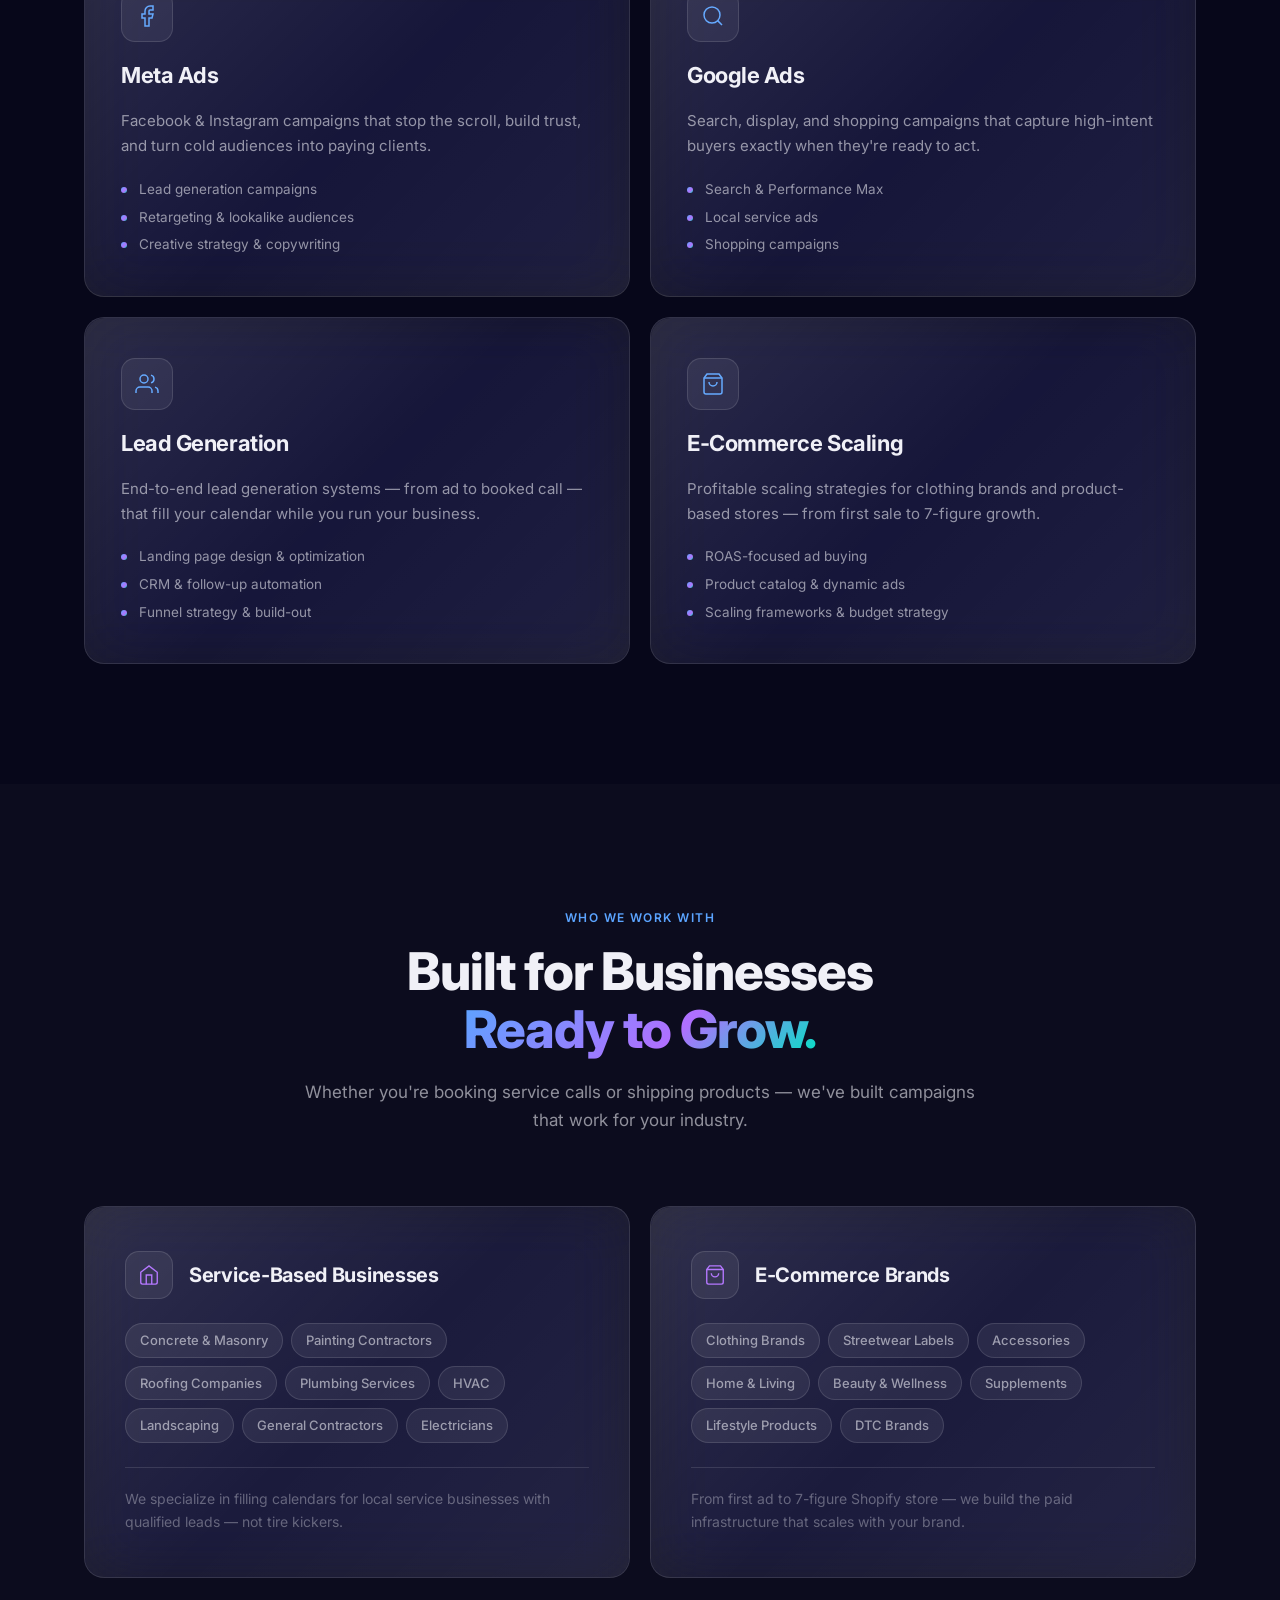
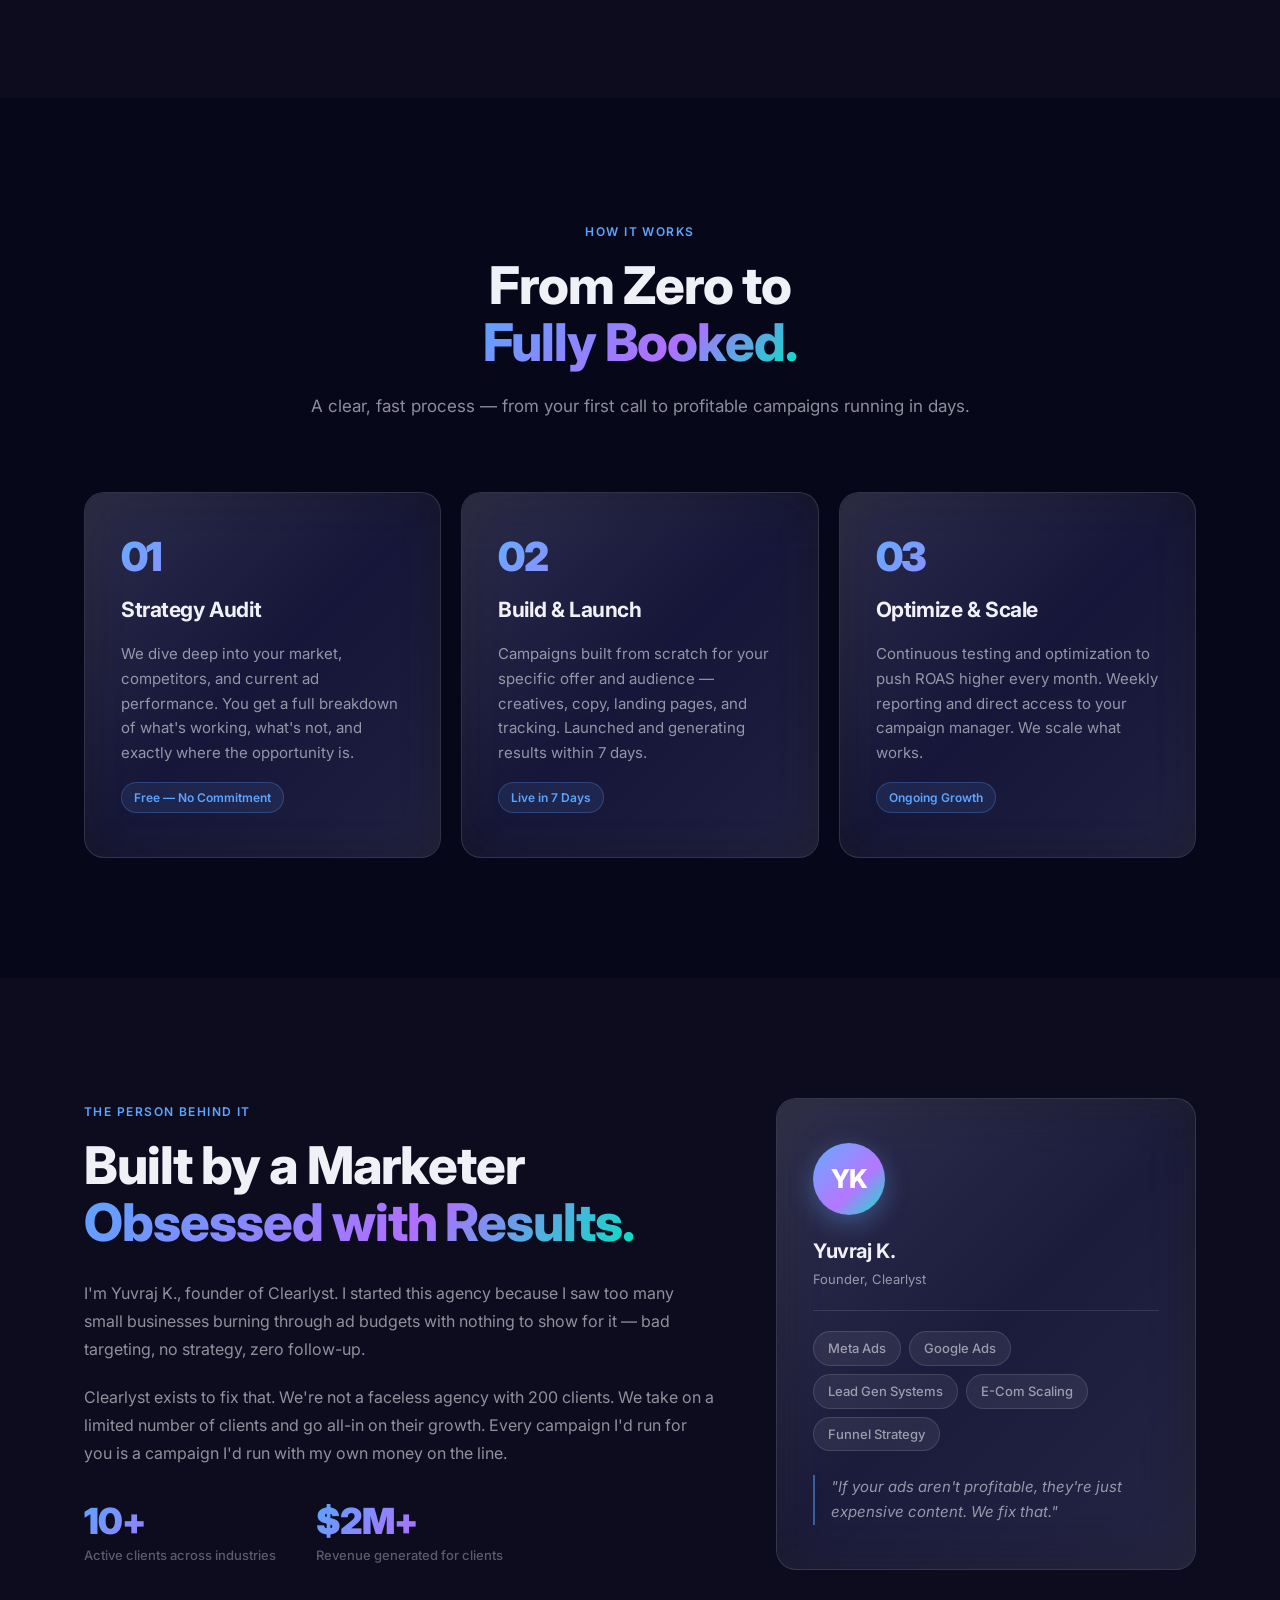
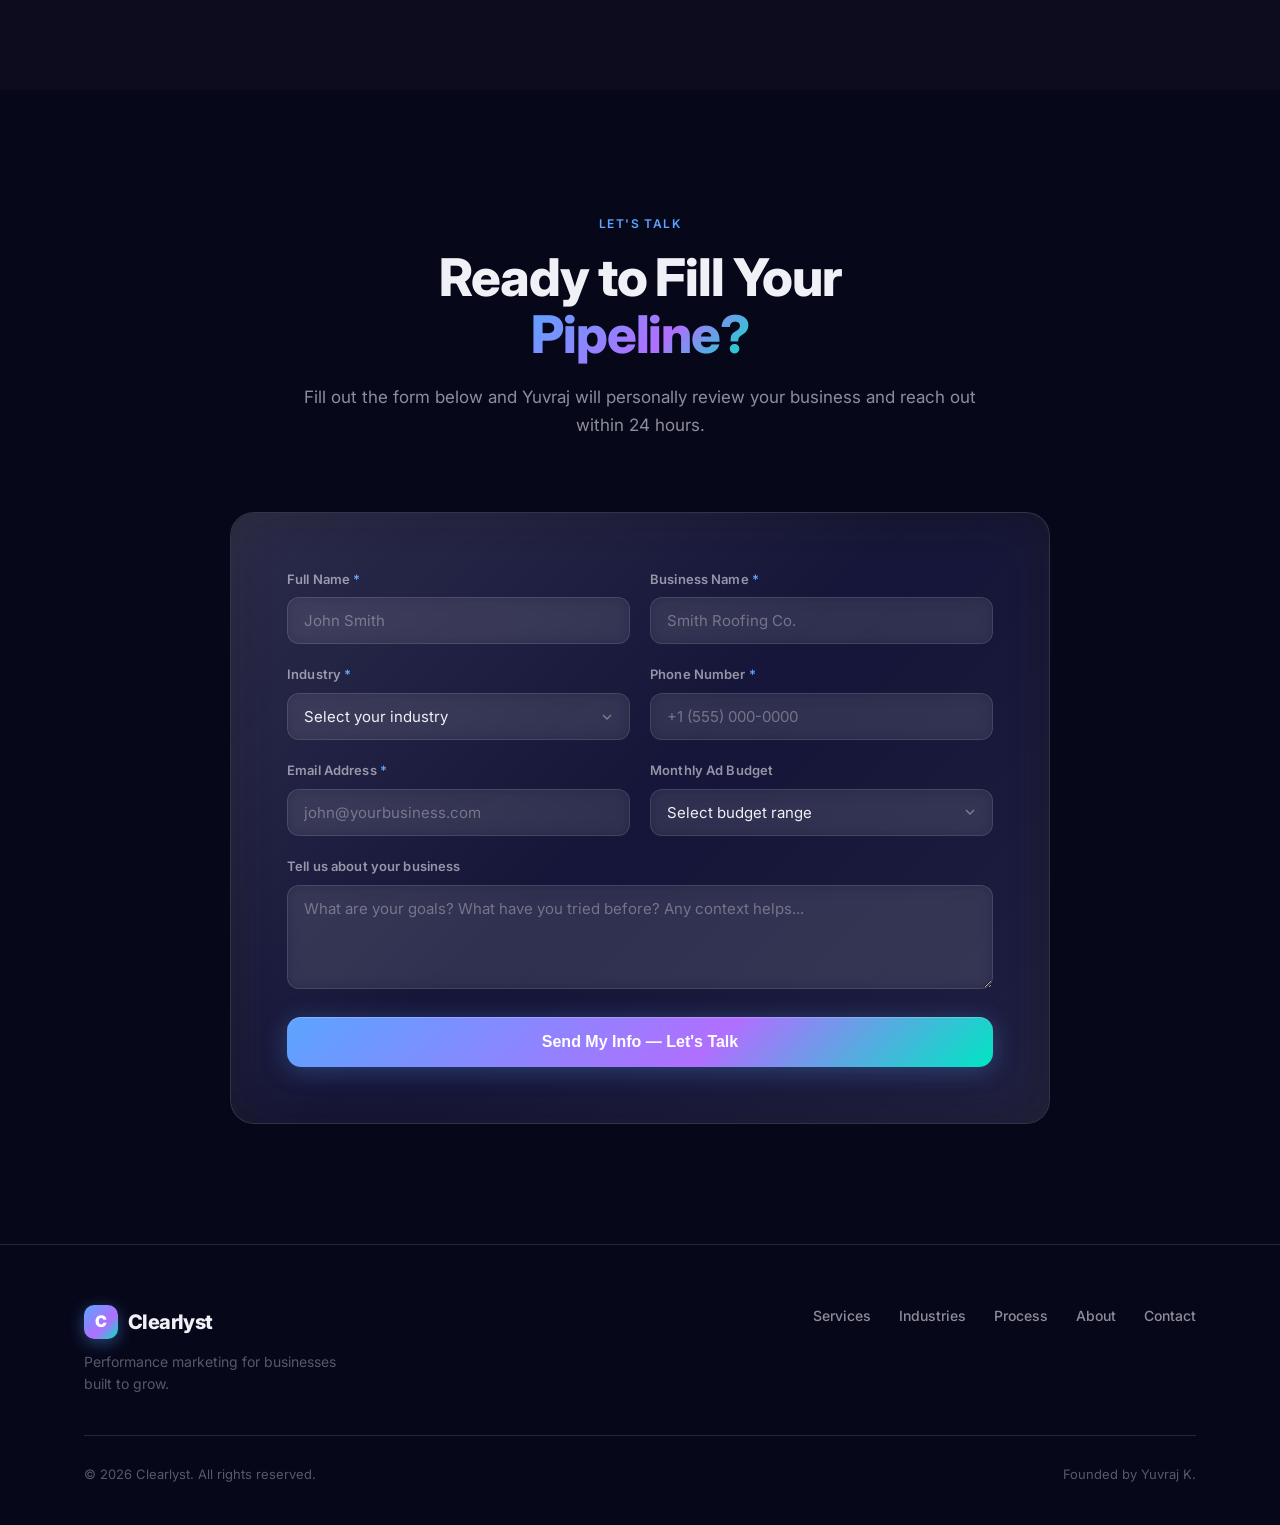
<file: website/index.html>
<!DOCTYPE html>
<html lang="en">
<head>
  <meta charset="UTF-8" />
  <meta name="viewport" content="width=device-width, initial-scale=1.0" />
  <title>Clearlyst — Performance Marketing Agency</title>
  <link rel="stylesheet" href="styles.css" />
  <link rel="preconnect" href="https://fonts.googleapis.com" />
  <link rel="preconnect" href="https://fonts.gstatic.com" crossorigin />
  <link href="https://fonts.googleapis.com/css2?family=Inter:wght@300;400;500;600;700;800;900&display=swap" rel="stylesheet" />
</head>
<body>

  <!-- Background Orbs -->
  <div class="bg-canvas" aria-hidden="true">
    <div class="orb orb-1"></div>
    <div class="orb orb-2"></div>
    <div class="orb orb-3"></div>
    <div class="orb orb-4"></div>
  </div>

  <!-- Navigation -->
  <nav class="nav" id="nav">
    <div class="nav-inner">
      <a href="#" class="logo">
        <span class="logo-mark">C</span>
        <span>Clearlyst</span>
      </a>
      <ul class="nav-links">
        <li><a href="#services">Services</a></li>
        <li><a href="#industries">Industries</a></li>
        <li><a href="#process">Process</a></li>
        <li><a href="#about">About</a></li>
      </ul>
      <a href="#contact" class="btn btn-nav">Get a Free Audit</a>
      <button class="nav-toggle" aria-label="Toggle menu" id="navToggle">
        <span></span><span></span><span></span>
      </button>
    </div>
    <div class="nav-mobile" id="navMobile">
      <a href="#services">Services</a>
      <a href="#industries">Industries</a>
      <a href="#process">Process</a>
      <a href="#about">About</a>
      <a href="#contact" class="btn btn-nav">Get a Free Audit</a>
    </div>
  </nav>

  <!-- Hero -->
  <section class="hero" id="home">
    <div class="hero-content">
      <div class="hero-badge glass reveal">
        <span class="pulse-dot"></span>
        10+ Active Clients — Meta &amp; Google Ads
      </div>
      <h1 class="hero-headline reveal">
        We Turn Ad Spend<br />
        Into <span class="gradient-text">Real Revenue.</span>
      </h1>
      <p class="hero-sub reveal">
        Clearlyst runs performance-driven Meta &amp; Google Ads campaigns for service businesses and product brands — driving qualified leads and scalable growth, consistently.
      </p>
      <div class="hero-ctas reveal">
        <a href="#contact" class="btn btn-primary">Get Your Free Audit</a>
        <a href="#services" class="btn btn-ghost">See What We Do <span class="arrow">→</span></a>
      </div>
    </div>
    <div class="scroll-hint reveal" aria-hidden="true">
      <div class="scroll-line"></div>
      <span>Scroll</span>
    </div>
  </section>

  <!-- Stats -->
  <section class="stats-section" id="stats">
    <div class="container">
      <div class="stats-grid">
        <div class="stat-card glass reveal">
          <span class="stat-num" data-target="10" data-suffix="+">0</span>
          <span class="stat-label">Active Clients</span>
        </div>
        <div class="stat-card glass reveal">
          <span class="stat-num" data-target="3" data-suffix=".8x" data-decimal="true">0</span>
          <span class="stat-label">Average ROAS</span>
        </div>
        <div class="stat-card glass reveal">
          <span class="stat-num" data-target="200" data-suffix="+">0</span>
          <span class="stat-label">Leads / Month</span>
        </div>
        <div class="stat-card glass reveal">
          <span class="stat-num" data-target="98" data-suffix="%">0</span>
          <span class="stat-label">Client Retention</span>
        </div>
      </div>
    </div>
  </section>

  <!-- Services -->
  <section class="section" id="services">
    <div class="container">
      <div class="section-header reveal">
        <p class="section-tag">What We Do</p>
        <h2 class="section-title">Performance Marketing,<br /><span class="gradient-text">Built to Convert.</span></h2>
        <p class="section-sub">Every campaign we build is engineered around one goal — profitable growth for your business.</p>
      </div>
      <div class="services-grid">
        <div class="service-card glass reveal">
          <div class="service-icon">
            <svg viewBox="0 0 24 24" fill="none" stroke="currentColor" stroke-width="1.5">
              <path d="M18 2h-3a5 5 0 0 0-5 5v3H7v4h3v8h4v-8h3l1-4h-4V7a1 1 0 0 1 1-1h3z"/>
            </svg>
          </div>
          <h3>Meta Ads</h3>
          <p>Facebook &amp; Instagram campaigns that stop the scroll, build trust, and turn cold audiences into paying clients.</p>
          <ul class="service-list">
            <li>Lead generation campaigns</li>
            <li>Retargeting &amp; lookalike audiences</li>
            <li>Creative strategy &amp; copywriting</li>
          </ul>
        </div>
        <div class="service-card glass reveal">
          <div class="service-icon">
            <svg viewBox="0 0 24 24" fill="none" stroke="currentColor" stroke-width="1.5">
              <circle cx="11" cy="11" r="8"/><path d="m21 21-4.35-4.35"/>
            </svg>
          </div>
          <h3>Google Ads</h3>
          <p>Search, display, and shopping campaigns that capture high-intent buyers exactly when they're ready to act.</p>
          <ul class="service-list">
            <li>Search &amp; Performance Max</li>
            <li>Local service ads</li>
            <li>Shopping campaigns</li>
          </ul>
        </div>
        <div class="service-card glass reveal">
          <div class="service-icon">
            <svg viewBox="0 0 24 24" fill="none" stroke="currentColor" stroke-width="1.5">
              <path d="M17 21v-2a4 4 0 0 0-4-4H5a4 4 0 0 0-4 4v2"/><circle cx="9" cy="7" r="4"/><path d="M23 21v-2a4 4 0 0 0-3-3.87"/><path d="M16 3.13a4 4 0 0 1 0 7.75"/>
            </svg>
          </div>
          <h3>Lead Generation</h3>
          <p>End-to-end lead generation systems — from ad to booked call — that fill your calendar while you run your business.</p>
          <ul class="service-list">
            <li>Landing page design &amp; optimization</li>
            <li>CRM &amp; follow-up automation</li>
            <li>Funnel strategy &amp; build-out</li>
          </ul>
        </div>
        <div class="service-card glass reveal">
          <div class="service-icon">
            <svg viewBox="0 0 24 24" fill="none" stroke="currentColor" stroke-width="1.5">
              <path d="M6 2 3 6v14a2 2 0 0 0 2 2h14a2 2 0 0 0 2-2V6l-3-4z"/><line x1="3" y1="6" x2="21" y2="6"/><path d="M16 10a4 4 0 0 1-8 0"/>
            </svg>
          </div>
          <h3>E-Commerce Scaling</h3>
          <p>Profitable scaling strategies for clothing brands and product-based stores — from first sale to 7-figure growth.</p>
          <ul class="service-list">
            <li>ROAS-focused ad buying</li>
            <li>Product catalog &amp; dynamic ads</li>
            <li>Scaling frameworks &amp; budget strategy</li>
          </ul>
        </div>
      </div>
    </div>
  </section>

  <!-- Industries -->
  <section class="section section-alt" id="industries">
    <div class="container">
      <div class="section-header reveal">
        <p class="section-tag">Who We Work With</p>
        <h2 class="section-title">Built for Businesses<br /><span class="gradient-text">Ready to Grow.</span></h2>
        <p class="section-sub">Whether you're booking service calls or shipping products — we've built campaigns that work for your industry.</p>
      </div>
      <div class="industries-grid">
        <div class="industry-col glass reveal">
          <div class="industry-col-header">
            <div class="industry-icon">
              <svg viewBox="0 0 24 24" fill="none" stroke="currentColor" stroke-width="1.5">
                <path d="M3 9l9-7 9 7v11a2 2 0 0 1-2 2H5a2 2 0 0 1-2-2z"/><polyline points="9 22 9 12 15 12 15 22"/>
              </svg>
            </div>
            <h3>Service-Based Businesses</h3>
          </div>
          <div class="industry-tags">
            <span class="tag">Concrete &amp; Masonry</span>
            <span class="tag">Painting Contractors</span>
            <span class="tag">Roofing Companies</span>
            <span class="tag">Plumbing Services</span>
            <span class="tag">HVAC</span>
            <span class="tag">Landscaping</span>
            <span class="tag">General Contractors</span>
            <span class="tag">Electricians</span>
          </div>
          <p class="industry-note">We specialize in filling calendars for local service businesses with qualified leads — not tire kickers.</p>
        </div>
        <div class="industry-col glass reveal">
          <div class="industry-col-header">
            <div class="industry-icon">
              <svg viewBox="0 0 24 24" fill="none" stroke="currentColor" stroke-width="1.5">
                <path d="M6 2 3 6v14a2 2 0 0 0 2 2h14a2 2 0 0 0 2-2V6l-3-4z"/><line x1="3" y1="6" x2="21" y2="6"/><path d="M16 10a4 4 0 0 1-8 0"/>
              </svg>
            </div>
            <h3>E-Commerce Brands</h3>
          </div>
          <div class="industry-tags">
            <span class="tag">Clothing Brands</span>
            <span class="tag">Streetwear Labels</span>
            <span class="tag">Accessories</span>
            <span class="tag">Home &amp; Living</span>
            <span class="tag">Beauty &amp; Wellness</span>
            <span class="tag">Supplements</span>
            <span class="tag">Lifestyle Products</span>
            <span class="tag">DTC Brands</span>
          </div>
          <p class="industry-note">From first ad to 7-figure Shopify store — we build the paid infrastructure that scales with your brand.</p>
        </div>
      </div>
    </div>
  </section>

  <!-- Process -->
  <section class="section" id="process">
    <div class="container">
      <div class="section-header reveal">
        <p class="section-tag">How It Works</p>
        <h2 class="section-title">From Zero to<br /><span class="gradient-text">Fully Booked.</span></h2>
        <p class="section-sub">A clear, fast process — from your first call to profitable campaigns running in days.</p>
      </div>
      <div class="process-grid">
        <div class="process-card glass reveal">
          <div class="process-num">01</div>
          <h3>Strategy Audit</h3>
          <p>We dive deep into your market, competitors, and current ad performance. You get a full breakdown of what's working, what's not, and exactly where the opportunity is.</p>
          <div class="process-tag">Free — No Commitment</div>
        </div>
        <div class="process-card glass reveal">
          <div class="process-num">02</div>
          <h3>Build &amp; Launch</h3>
          <p>Campaigns built from scratch for your specific offer and audience — creatives, copy, landing pages, and tracking. Launched and generating results within 7 days.</p>
          <div class="process-tag">Live in 7 Days</div>
        </div>
        <div class="process-card glass reveal">
          <div class="process-num">03</div>
          <h3>Optimize &amp; Scale</h3>
          <p>Continuous testing and optimization to push ROAS higher every month. Weekly reporting and direct access to your campaign manager. We scale what works.</p>
          <div class="process-tag">Ongoing Growth</div>
        </div>
      </div>
    </div>
  </section>

  <!-- About -->
  <section class="section section-alt" id="about">
    <div class="container">
      <div class="about-grid">
        <div class="about-text reveal">
          <p class="section-tag">The Person Behind It</p>
          <h2 class="section-title">Built by a Marketer<br /><span class="gradient-text">Obsessed with Results.</span></h2>
          <p class="about-body">I'm Yuvraj K., founder of Clearlyst. I started this agency because I saw too many small businesses burning through ad budgets with nothing to show for it — bad targeting, no strategy, zero follow-up.</p>
          <p class="about-body">Clearlyst exists to fix that. We're not a faceless agency with 200 clients. We take on a limited number of clients and go all-in on their growth. Every campaign I'd run for you is a campaign I'd run with my own money on the line.</p>
          <div class="about-stats">
            <div class="about-stat">
              <span>10+</span>
              <p>Active clients across industries</p>
            </div>
            <div class="about-stat">
              <span>$2M+</span>
              <p>Revenue generated for clients</p>
            </div>
          </div>
        </div>
        <div class="about-card glass reveal">
          <div class="about-avatar">
            <span>YK</span>
          </div>
          <div class="about-info">
            <h4>Yuvraj K.</h4>
            <p>Founder, Clearlyst</p>
          </div>
          <div class="about-divider"></div>
          <div class="about-specialties">
            <span class="tag">Meta Ads</span>
            <span class="tag">Google Ads</span>
            <span class="tag">Lead Gen Systems</span>
            <span class="tag">E-Com Scaling</span>
            <span class="tag">Funnel Strategy</span>
          </div>
          <blockquote class="about-quote">
            "If your ads aren't profitable, they're just expensive content. We fix that."
          </blockquote>
        </div>
      </div>
    </div>
  </section>

  <!-- Contact -->
  <section class="section" id="contact">
    <div class="container">
      <div class="section-header reveal">
        <p class="section-tag">Let's Talk</p>
        <h2 class="section-title">Ready to Fill Your<br /><span class="gradient-text">Pipeline?</span></h2>
        <p class="section-sub">Fill out the form below and Yuvraj will personally review your business and reach out within 24 hours.</p>
      </div>
      <div class="form-wrapper glass reveal">
        <form id="contactForm" novalidate>
          <!-- FormSubmit hidden fields -->
          <input type="hidden" name="_subject" value="New Lead from Clearlyst Website" />
          <input type="hidden" name="_captcha" value="false" />
          <input type="hidden" name="_template" value="table" />

          <div class="form-grid">
            <div class="form-group">
              <label for="name">Full Name <span class="req">*</span></label>
              <input type="text" id="name" name="name" placeholder="John Smith" required />
            </div>
            <div class="form-group">
              <label for="business">Business Name <span class="req">*</span></label>
              <input type="text" id="business" name="business" placeholder="Smith Roofing Co." required />
            </div>
            <div class="form-group">
              <label for="industry">Industry <span class="req">*</span></label>
              <select id="industry" name="industry" required>
                <option value="" disabled selected>Select your industry</option>
                <optgroup label="Service-Based">
                  <option>Concrete &amp; Masonry</option>
                  <option>Painting</option>
                  <option>Roofing</option>
                  <option>Plumbing</option>
                  <option>HVAC</option>
                  <option>Landscaping</option>
                  <option>Electrical</option>
                  <option>General Contracting</option>
                  <option>Other Service Business</option>
                </optgroup>
                <optgroup label="E-Commerce">
                  <option>Clothing / Apparel</option>
                  <option>Accessories</option>
                  <option>Beauty &amp; Wellness</option>
                  <option>Home &amp; Living</option>
                  <option>Supplements</option>
                  <option>Other Product Store</option>
                </optgroup>
              </select>
            </div>
            <div class="form-group">
              <label for="phone">Phone Number <span class="req">*</span></label>
              <input type="tel" id="phone" name="phone" placeholder="+1 (555) 000-0000" required />
            </div>
            <div class="form-group">
              <label for="email">Email Address <span class="req">*</span></label>
              <input type="email" id="email" name="email" placeholder="john@yourbusiness.com" required />
            </div>
            <div class="form-group">
              <label for="budget">Monthly Ad Budget</label>
              <select id="budget" name="budget">
                <option value="" disabled selected>Select budget range</option>
                <option>Under $1,000 / month</option>
                <option>$1,000 – $3,000 / month</option>
                <option>$3,000 – $10,000 / month</option>
                <option>$10,000+ / month</option>
                <option>Not sure yet</option>
              </select>
            </div>
            <div class="form-group form-group-full">
              <label for="message">Tell us about your business</label>
              <textarea id="message" name="message" rows="4" placeholder="What are your goals? What have you tried before? Any context helps..."></textarea>
            </div>
          </div>
          <button type="submit" class="btn btn-primary btn-submit" id="submitBtn">
            <span class="btn-text">Send My Info — Let's Talk</span>
            <span class="btn-loading" style="display:none;">Sending...</span>
          </button>
        </form>
        <div class="form-success" id="formSuccess" style="display:none;">
          <div class="success-icon">
            <svg viewBox="0 0 24 24" fill="none" stroke="currentColor" stroke-width="2">
              <path d="M22 11.08V12a10 10 0 1 1-5.93-9.14"/><polyline points="22 4 12 14.01 9 11.01"/>
            </svg>
          </div>
          <h3>You're on Yuvraj's radar.</h3>
          <p>We'll review your info and reach out within 24 hours. Keep an eye on your inbox (and spam folder, just in case).</p>
        </div>
      </div>
    </div>
  </section>

  <!-- Footer -->
  <footer class="footer">
    <div class="container">
      <div class="footer-inner">
        <div class="footer-brand">
          <a href="#" class="logo">
            <span class="logo-mark">C</span>
            <span>Clearlyst</span>
          </a>
          <p>Performance marketing for businesses built to grow.</p>
        </div>
        <div class="footer-links">
          <a href="#services">Services</a>
          <a href="#industries">Industries</a>
          <a href="#process">Process</a>
          <a href="#about">About</a>
          <a href="#contact">Contact</a>
        </div>
      </div>
      <div class="footer-bottom">
        <span>&copy; 2026 Clearlyst. All rights reserved.</span>
        <span>Founded by Yuvraj K.</span>
      </div>
    </div>
  </footer>

  <script src="script.js"></script>
</body>
</html>
</file>
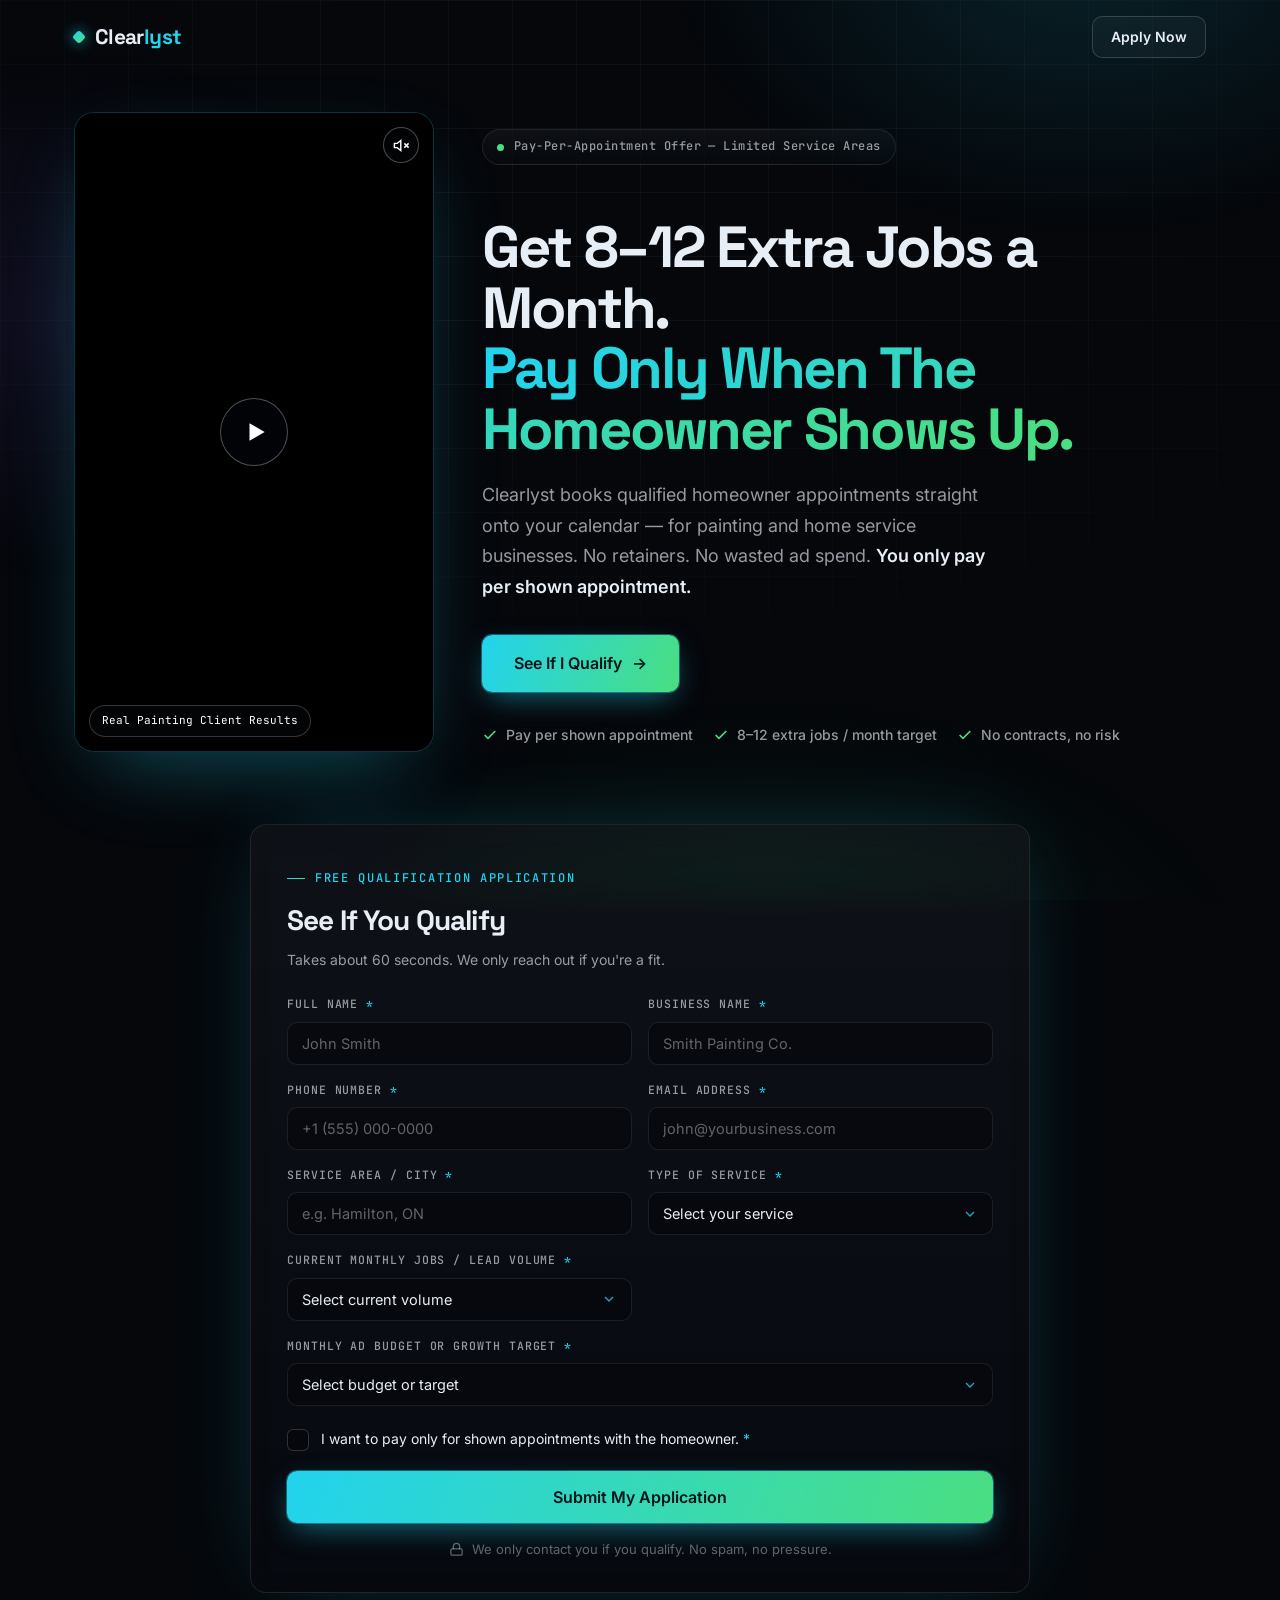
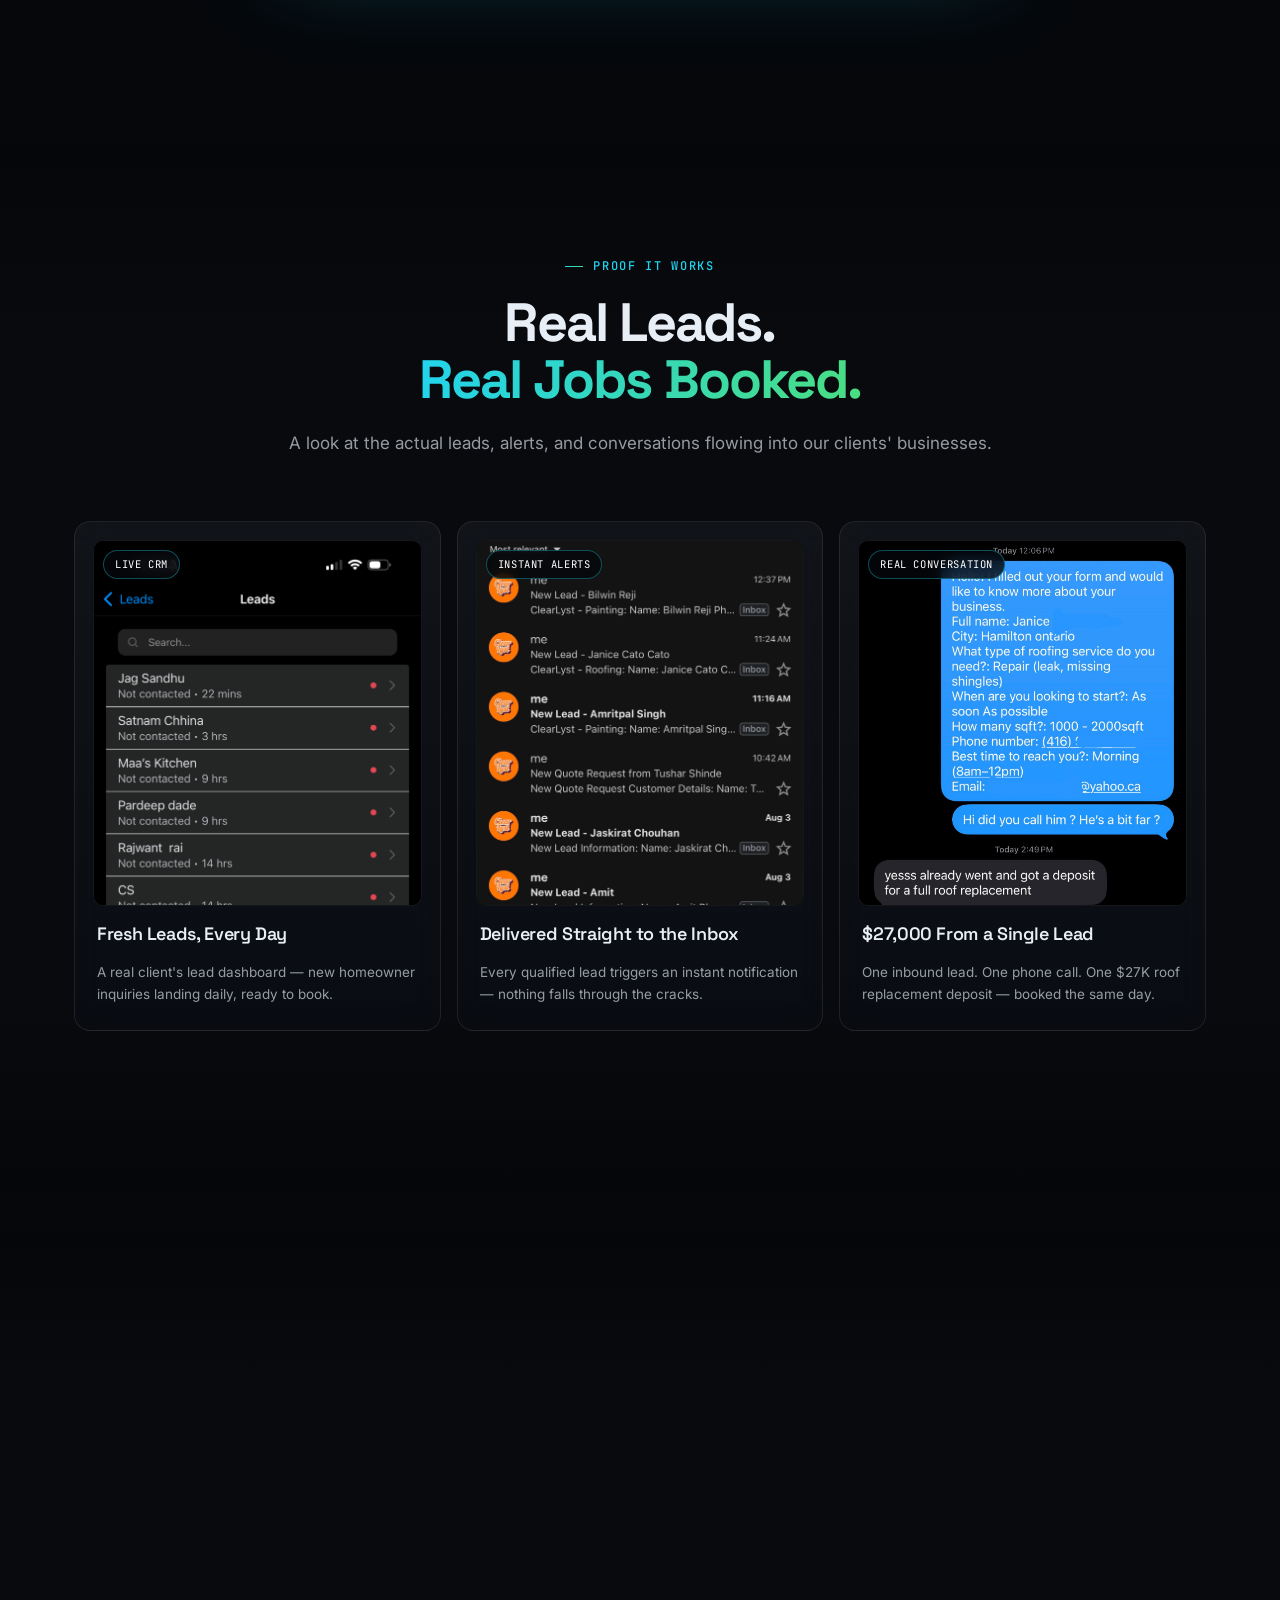
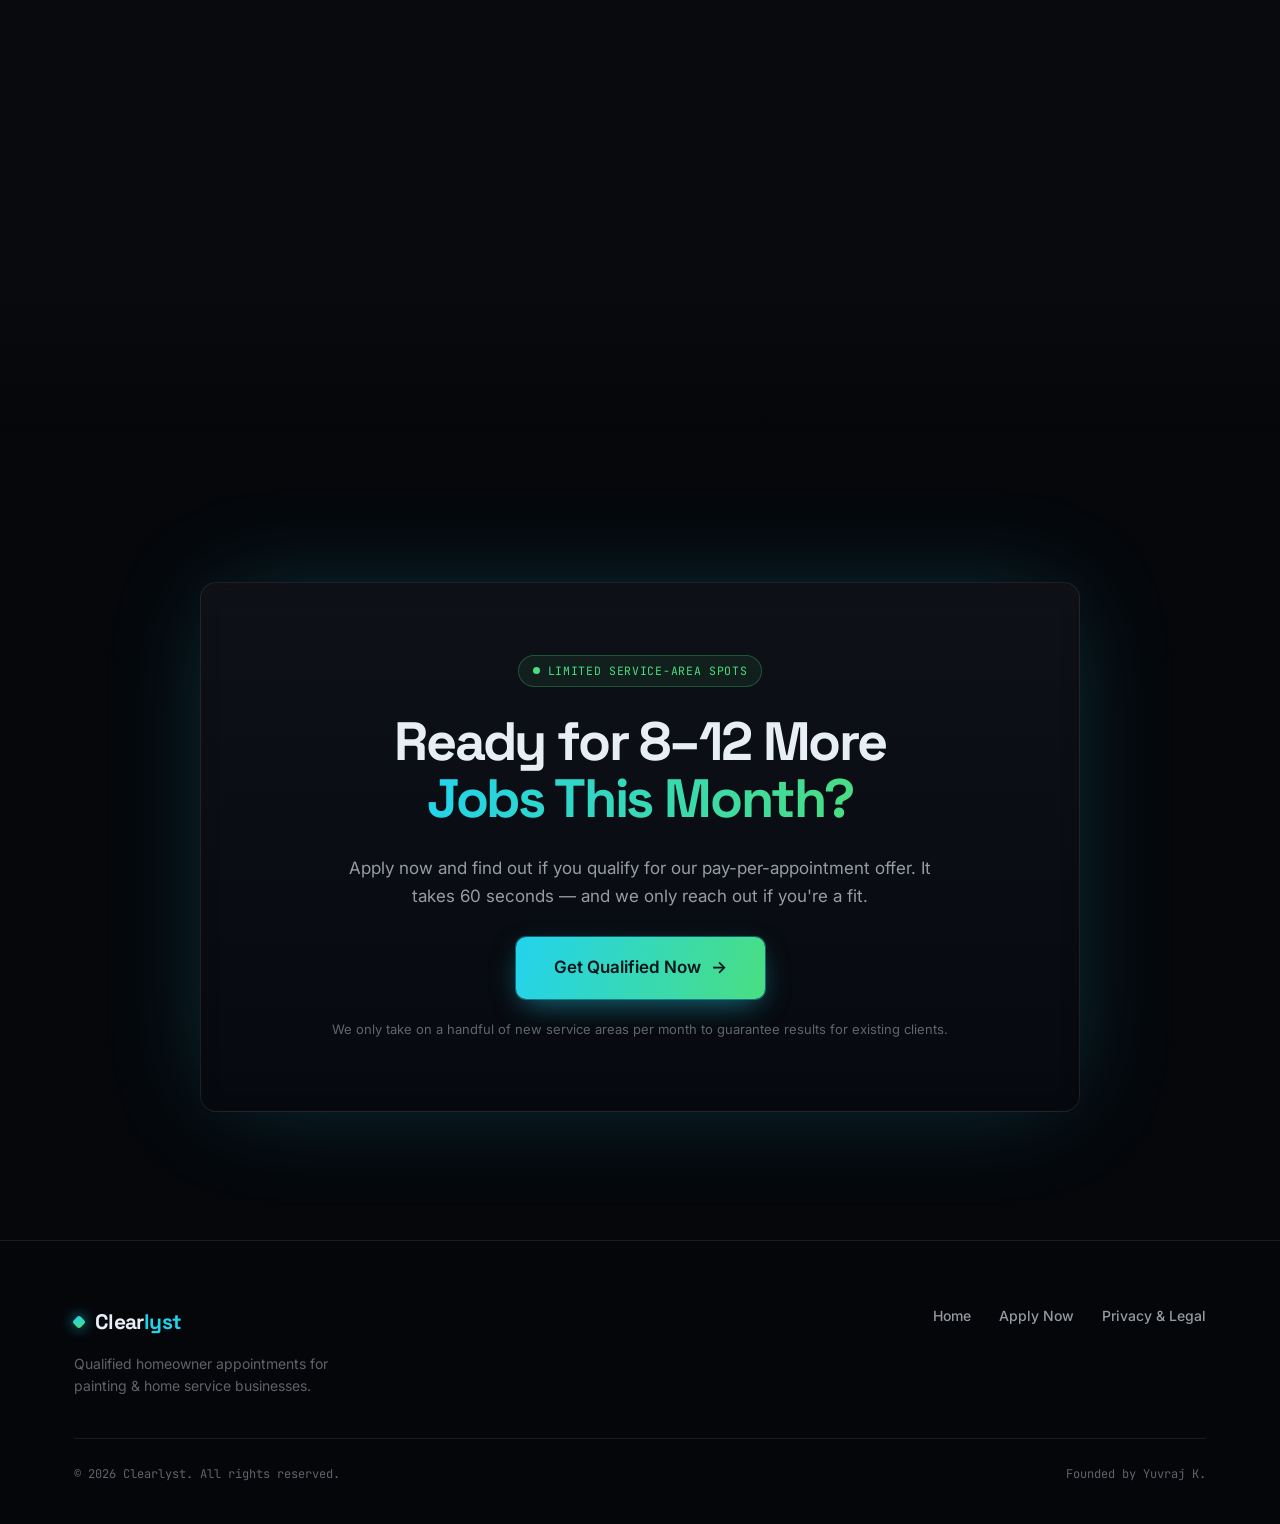
<file: lead-qualification.html>
<!DOCTYPE html>
<html lang="en">
<head>
  <meta charset="UTF-8" />
  <meta name="viewport" content="width=device-width, initial-scale=1.0" />

  <!-- Meta Pixel Code -->
  <script>
  !function(f,b,e,v,n,t,s)
  {if(f.fbq)return;n=f.fbq=function(){n.callMethod?
  n.callMethod.apply(n,arguments):n.queue.push(arguments)};
  if(!f._fbq)f._fbq=n;n.push=n;n.loaded=!0;n.version='2.0';
  n.queue=[];t=b.createElement(e);t.async=!0;
  t.src=v;s=b.getElementsByTagName(e)[0];
  s.parentNode.insertBefore(t,s)}(window, document,'script',
  'https://connect.facebook.net/en_US/fbevents.js');
  fbq('init', '2774129046290283');
  fbq('track', 'PageView');
  </script>
  <noscript><img height="1" width="1" style="display:none"
  src="https://www.facebook.com/tr?id=2774129046290283&ev=PageView&noscript=1"
  /></noscript>
  <!-- End Meta Pixel Code -->

  <!-- ── Primary SEO ──────────────────────────── -->
  <title>Get 8–12 Extra Jobs a Month | Pay-Per-Appointment Leads for Painters & Home Service Pros — Clearlyst</title>
  <meta name="description" content="Clearlyst books 8–12 extra qualified homeowner appointments a month for painting and home service businesses. You only pay per shown appointment — no retainers, no wasted ad spend. Apply free in 60 seconds." />
  <meta name="keywords" content="painting leads, painting contractor leads, pay per appointment leads, home service leads, qualified leads for painters, Meta ads for painters, lead generation for contractors, exclusive home service leads" />
  <meta name="author" content="Yuvraj K., Clearlyst" />
  <meta name="robots" content="index, follow, max-snippet:-1, max-image-preview:large, max-video-preview:-1" />
  <link rel="canonical" href="https://www.clearlyst.com/lead-qualification.html" />

  <!-- ── Open Graph (Facebook / LinkedIn) ─────── -->
  <meta property="og:type" content="website" />
  <meta property="og:url" content="https://www.clearlyst.com/lead-qualification.html" />
  <meta property="og:site_name" content="Clearlyst" />
  <meta property="og:title" content="Get 8–12 Extra Jobs a Month — Pay Only Per Shown Appointment" />
  <meta property="og:description" content="We book qualified homeowner appointments directly onto your calendar. You only pay when we show up with a real homeowner. Built for painting & home service businesses. Apply free." />
  <meta property="og:locale" content="en_US" />

  <!-- ── Twitter / X Card ──────────────────────── -->
  <meta name="twitter:card" content="summary_large_image" />
  <meta name="twitter:title" content="Get 8–12 Extra Jobs a Month — Pay Only Per Shown Appointment" />
  <meta name="twitter:description" content="Qualified homeowner appointments booked for painting & home service businesses. Pay only per shown appointment. Apply free in 60 seconds." />

  <link rel="stylesheet" href="styles.css" />
  <link rel="preconnect" href="https://fonts.googleapis.com" />
  <link rel="preconnect" href="https://fonts.gstatic.com" crossorigin />
  <link href="https://fonts.googleapis.com/css2?family=Inter:wght@400;500;600;700&family=JetBrains+Mono:wght@400;500;600&family=Space+Grotesk:wght@500;600;700&display=swap" rel="stylesheet" />
</head>
<body>

  <!-- Minimal Header — no nav menu, kept distraction-free on purpose -->
  <header class="lq-header" id="lqHeader">
    <div class="lq-header-inner">
      <a href="index.html" class="logo">
        Clear<span class="logo-accent">lyst</span>
      </a>
      <a href="#qualifyForm" class="btn btn-nav lq-header-cta">Apply Now</a>
    </div>
  </header>

  <main>
    <!-- Video-First Hero -->
    <section class="hero-lq" id="hero">
      <div class="container hero-lq-grid">

        <div class="lq-video-hero-frame reveal">
          <div class="lq-video-player" id="lqVideoPlayer">
            <video id="lqVideo" src="videoproof.mp4" playsinline muted loop autoplay preload="auto"></video>
            <button class="lq-play-btn" id="lqPlayBtn" aria-label="Play video">
              <svg viewBox="0 0 24 24" fill="currentColor"><polygon points="6 4 20 12 6 20 6 4"/></svg>
            </button>
            <button class="lq-mute-btn" id="lqMuteBtn" aria-label="Unmute video">
              <svg class="icon-muted" viewBox="0 0 24 24" fill="none" stroke="currentColor" stroke-width="2"><polygon points="11 5 6 9 2 9 2 15 6 15 11 19 11 5"/><line x1="22" y1="9" x2="16" y2="15"/><line x1="16" y1="9" x2="22" y2="15"/></svg>
              <svg class="icon-unmuted" viewBox="0 0 24 24" fill="none" stroke="currentColor" stroke-width="2"><polygon points="11 5 6 9 2 9 2 15 6 15 11 19 11 5"/><path d="M15.5 8.5a5 5 0 0 1 0 7"/><path d="M18.5 5.5a9 9 0 0 1 0 13"/></svg>
            </button>
            <span class="lq-video-tag">Real Painting Client Results</span>
          </div>
        </div>

        <div class="hero-lq-copy reveal">
          <div class="hero-badge glass">
            <span class="pulse-dot"></span>
            Pay-Per-Appointment Offer — Limited Service Areas
          </div>

          <h1 class="hero-lq-headline">
            Get 8–12 Extra Jobs a Month.<br />
            <span class="gradient-text">Pay Only When The Homeowner Shows Up.</span>
          </h1>

          <p class="hero-lq-sub">
            Clearlyst books qualified homeowner appointments straight onto your calendar — for painting and home service businesses. No retainers. No wasted ad spend. <strong>You only pay per shown appointment.</strong>
          </p>

          <a href="#qualifyForm" class="btn btn-primary lq-hero-cta">See If I Qualify <span class="arrow">→</span></a>

          <ul class="lq-trust-chips">
            <li><svg viewBox="0 0 24 24" fill="none" stroke="currentColor" stroke-width="2.5"><polyline points="20 6 9 17 4 12"/></svg> Pay per shown appointment</li>
            <li><svg viewBox="0 0 24 24" fill="none" stroke="currentColor" stroke-width="2.5"><polyline points="20 6 9 17 4 12"/></svg> 8–12 extra jobs / month target</li>
            <li><svg viewBox="0 0 24 24" fill="none" stroke="currentColor" stroke-width="2.5"><polyline points="20 6 9 17 4 12"/></svg> No contracts, no risk</li>
          </ul>
        </div>

      </div>
    </section>

    <!-- Qualification Form -->
    <section class="section lq-form-section" id="qualifyForm">
      <div class="container">
        <div class="lq-form-card glass reveal">
          <div class="lq-form-head">
            <p class="section-tag">Free Qualification Application</p>
            <h2 class="lq-form-title">See If You Qualify</h2>
            <p class="lq-form-sub">Takes about 60 seconds. We only reach out if you're a fit.</p>
          </div>

          <form id="qualForm" novalidate>
            <input type="hidden" name="_subject" value="New Lead Qualification Application — Clearlyst" />
            <input type="hidden" name="_captcha" value="false" />
            <input type="hidden" name="_template" value="table" />

            <div class="lq-form-grid">
              <div class="form-group">
                <label for="lqName">Full Name <span class="req">*</span></label>
                <input type="text" id="lqName" name="name" placeholder="John Smith" autocomplete="name" required />
              </div>
              <div class="form-group">
                <label for="lqBusiness">Business Name <span class="req">*</span></label>
                <input type="text" id="lqBusiness" name="business" placeholder="Smith Painting Co." autocomplete="organization" required />
              </div>
              <div class="form-group">
                <label for="lqPhone">Phone Number <span class="req">*</span></label>
                <input type="tel" id="lqPhone" name="phone" placeholder="+1 (555) 000-0000" autocomplete="tel" required />
              </div>
              <div class="form-group">
                <label for="lqEmail">Email Address <span class="req">*</span></label>
                <input type="email" id="lqEmail" name="email" placeholder="john@yourbusiness.com" autocomplete="email" required />
              </div>
              <div class="form-group">
                <label for="lqCity">Service Area / City <span class="req">*</span></label>
                <input type="text" id="lqCity" name="city" placeholder="e.g. Hamilton, ON" autocomplete="address-level2" required />
              </div>
              <div class="form-group">
                <label for="lqService">Type of Service <span class="req">*</span></label>
                <div class="select-wrap">
                  <select id="lqService" name="service" required>
                    <option value="" disabled selected>Select your service</option>
                    <option>Painting (Interior/Exterior)</option>
                    <option>Roofing</option>
                    <option>General Renovation</option>
                    <option>Concrete &amp; Masonry</option>
                    <option>Landscaping</option>
                    <option>HVAC</option>
                    <option>Plumbing</option>
                    <option>Electrical</option>
                    <option>Other Home Service</option>
                  </select>
                </div>
              </div>
              <div class="form-group">
                <label for="lqVolume">Current Monthly Jobs / Lead Volume <span class="req">*</span></label>
                <div class="select-wrap">
                  <select id="lqVolume" name="volume" required>
                    <option value="" disabled selected>Select current volume</option>
                    <option>0–5 jobs / month</option>
                    <option>6–10 jobs / month</option>
                    <option>11–20 jobs / month</option>
                    <option>20+ jobs / month</option>
                    <option>Not sure / varies</option>
                  </select>
                </div>
              </div>
              <div class="form-group form-group-full">
                <label for="lqBudget">Monthly Ad Budget or Growth Target <span class="req">*</span></label>
                <div class="select-wrap">
                  <select id="lqBudget" name="budget" required>
                    <option value="" disabled selected>Select budget or target</option>
                    <option>Under $1,000 / month</option>
                    <option>$1,000 – $3,000 / month</option>
                    <option>$3,000 – $10,000 / month</option>
                    <option>$10,000+ / month</option>
                    <option>Not sure yet</option>
                  </select>
                </div>
              </div>
            </div>

            <label class="lq-checkbox">
              <input type="checkbox" id="lqPayPerAppt" name="pay_per_appointment" value="Yes" required />
              <span class="lq-checkbox-box" aria-hidden="true">
                <svg viewBox="0 0 24 24" fill="none" stroke="currentColor" stroke-width="3"><polyline points="20 6 9 17 4 12"/></svg>
              </span>
              <span>I want to pay only for shown appointments with the homeowner. <span class="req">*</span></span>
            </label>

            <button type="submit" class="btn btn-primary btn-submit" id="lqSubmitBtn">
              <span class="btn-text">Submit My Application</span>
              <span class="btn-loading" style="display:none;">Sending...</span>
            </button>

            <p class="lq-trust-note">
              <svg viewBox="0 0 24 24" fill="none" stroke="currentColor" stroke-width="2"><rect x="3" y="11" width="18" height="10" rx="2"/><path d="M7 11V7a5 5 0 0 1 10 0v4"/></svg>
              We only contact you if you qualify. No spam, no pressure.
            </p>
          </form>

          <div class="form-success lq-form-success" id="lqFormSuccess" style="display:none;">
            <div class="success-icon">
              <svg viewBox="0 0 24 24" fill="none" stroke="currentColor" stroke-width="2">
                <path d="M22 11.08V12a10 10 0 1 1-5.93-9.14"/><polyline points="22 4 12 14.01 9 11.01"/>
              </svg>
            </div>
            <h3>Application received.</h3>
            <p>We're reviewing your info now. If you qualify, Yuvraj will reach out within 24 hours to book your first appointments.</p>
          </div>
        </div>
      </div>
    </section>

    <!-- Proof Section -->
    <section class="section section-alt lq-proof-section" id="proof">
      <div class="container">
        <div class="section-header reveal">
          <p class="section-tag">Proof It Works</p>
          <h2 class="section-title">Real Leads.<br /><span class="gradient-text">Real Jobs Booked.</span></h2>
          <p class="section-sub">A look at the actual leads, alerts, and conversations flowing into our clients' businesses.</p>
        </div>

        <div class="lq-proof-grid">
          <div class="lq-proof-card glass reveal">
            <span class="lq-proof-badge">Live CRM</span>
            <div class="lq-proof-shot">
              <img src="PaintingLeadProof2.PNG" alt="CRM dashboard showing a growing list of new inbound homeowner leads" loading="lazy" />
            </div>
            <h3>Fresh Leads, Every Day</h3>
            <p>A real client's lead dashboard — new homeowner inquiries landing daily, ready to book.</p>
          </div>

          <div class="lq-proof-card glass reveal">
            <span class="lq-proof-badge">Instant Alerts</span>
            <div class="lq-proof-shot">
              <img src="PaintingleadProof.jpg" alt="Inbox full of new painting and roofing lead notification emails" loading="lazy" />
            </div>
            <h3>Delivered Straight to the Inbox</h3>
            <p>Every qualified lead triggers an instant notification — nothing falls through the cracks.</p>
          </div>

          <div class="lq-proof-card glass reveal">
            <span class="lq-proof-badge">Real Conversation</span>
            <div class="lq-proof-shot">
              <img src="proof_roofing.jpg" alt="Text message conversation confirming a $27,000 roofing deposit from a single lead" loading="lazy" />
            </div>
            <h3>$27,000 From a Single Lead</h3>
            <p>One inbound lead. One phone call. One $27K roof replacement deposit — booked the same day.</p>
          </div>
        </div>
      </div>
    </section>

    <!-- Offer Breakdown -->
    <section class="section section-alt lq-offer-section" id="offer">
      <div class="container">
        <div class="section-header reveal">
          <p class="section-tag">The Offer</p>
          <h2 class="section-title">Why Pay-Per-Appointment<br /><span class="gradient-text">Just Makes Sense.</span></h2>
          <p class="section-sub">A simple, low-risk way to add real jobs to your schedule — without touching your ad budget yourself.</p>
        </div>

        <div class="lq-offer-grid">
          <div class="lq-offer-card glass reveal">
            <div class="service-icon">
              <svg viewBox="0 0 24 24" fill="none" stroke="currentColor" stroke-width="1.5"><path d="M12 2v20M2 12h20"/><circle cx="12" cy="12" r="9"/></svg>
            </div>
            <h3>Zero Wasted Spend</h3>
            <p>You don't pay for clicks, likes, or leads that ghost you. You pay when a real homeowner is sitting across from you, ready to talk about their project.</p>
          </div>
          <div class="lq-offer-card glass reveal">
            <div class="service-icon">
              <svg viewBox="0 0 24 24" fill="none" stroke="currentColor" stroke-width="1.5"><path d="M9 11l3 3L22 4"/><path d="M21 12v7a2 2 0 0 1-2 2H5a2 2 0 0 1-2-2V5a2 2 0 0 1 2-2h11"/></svg>
            </div>
            <h3>Built for 8–12 Extra Jobs</h3>
            <p>Our system is engineered to consistently deliver 8 to 12 extra qualified appointments a month — enough to fill real gaps in your schedule, without overwhelming your crew.</p>
          </div>
          <div class="lq-offer-card glass reveal">
            <div class="service-icon">
              <svg viewBox="0 0 24 24" fill="none" stroke="currentColor" stroke-width="1.5"><path d="M17 21v-2a4 4 0 0 0-4-4H5a4 4 0 0 0-4 4v2"/><circle cx="9" cy="7" r="4"/><path d="M23 21v-2a4 4 0 0 0-3-3.87"/><path d="M16 3.13a4 4 0 0 1 0 7.75"/></svg>
            </div>
            <h3>Aligned Incentives</h3>
            <p>We only get paid when you get a shot at the job. That means we're obsessed with lead quality and show-up rate — not just lead volume.</p>
          </div>
        </div>
      </div>
    </section>

    <!-- Final CTA -->
    <section class="section trial-section lq-final-cta" id="apply">
      <div class="container">
        <div class="trial-banner glass reveal">
          <div class="trial-badge-wrap">
            <span class="trial-badge"><span class="pulse-dot"></span> Limited Service-Area Spots</span>
          </div>
          <h2 class="trial-title">Ready for 8–12 More<br /><span class="gradient-text">Jobs This Month?</span></h2>
          <p class="trial-sub">Apply now and find out if you qualify for our pay-per-appointment offer. It takes 60 seconds — and we only reach out if you're a fit.</p>
          <a href="#qualifyForm" class="btn btn-primary btn-trial-cta">Get Qualified Now <span class="arrow">→</span></a>
          <p class="trial-fine">We only take on a handful of new service areas per month to guarantee results for existing clients.</p>
        </div>
      </div>
    </section>
  </main>

  <!-- Footer -->
  <footer class="footer">
    <div class="container">
      <div class="footer-inner">
        <div class="footer-brand">
          <a href="index.html" class="logo">
            Clear<span class="logo-accent">lyst</span>
          </a>
          <p>Qualified homeowner appointments for painting &amp; home service businesses.</p>
        </div>
        <div class="footer-links">
          <a href="index.html">Home</a>
          <a href="#qualifyForm">Apply Now</a>
          <a href="privacy.html">Privacy &amp; Legal</a>
        </div>
      </div>
      <div class="footer-bottom">
        <span>&copy; 2026 Clearlyst. All rights reserved.</span>
        <span>Founded by Yuvraj K.</span>
      </div>
    </div>
  </footer>

  <!-- Sticky mobile CTA bar -->
  <div class="lq-sticky-cta" id="lqStickyCta">
    <a href="#qualifyForm" class="btn btn-primary">Get Qualified — Free Application</a>
  </div>

  <script src="lead-qualification.js"></script>
</body>
</html>
</file>
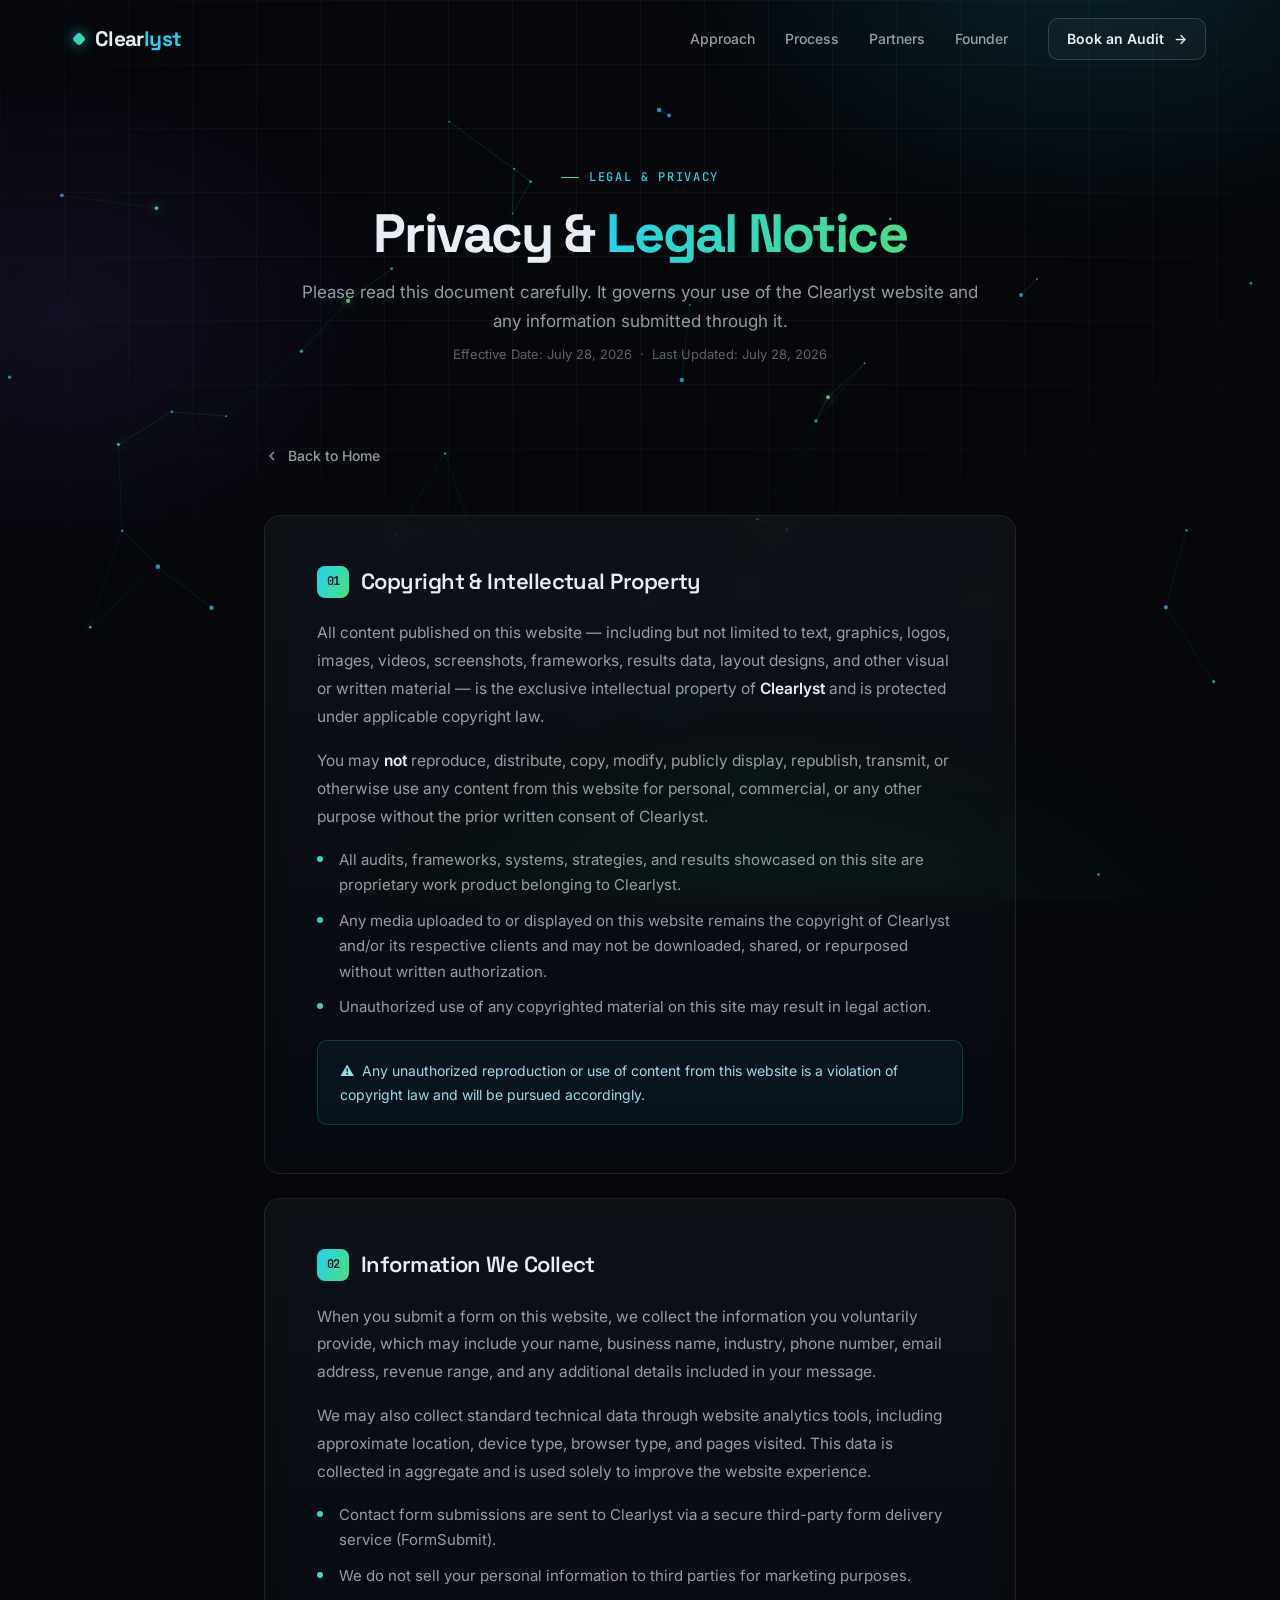
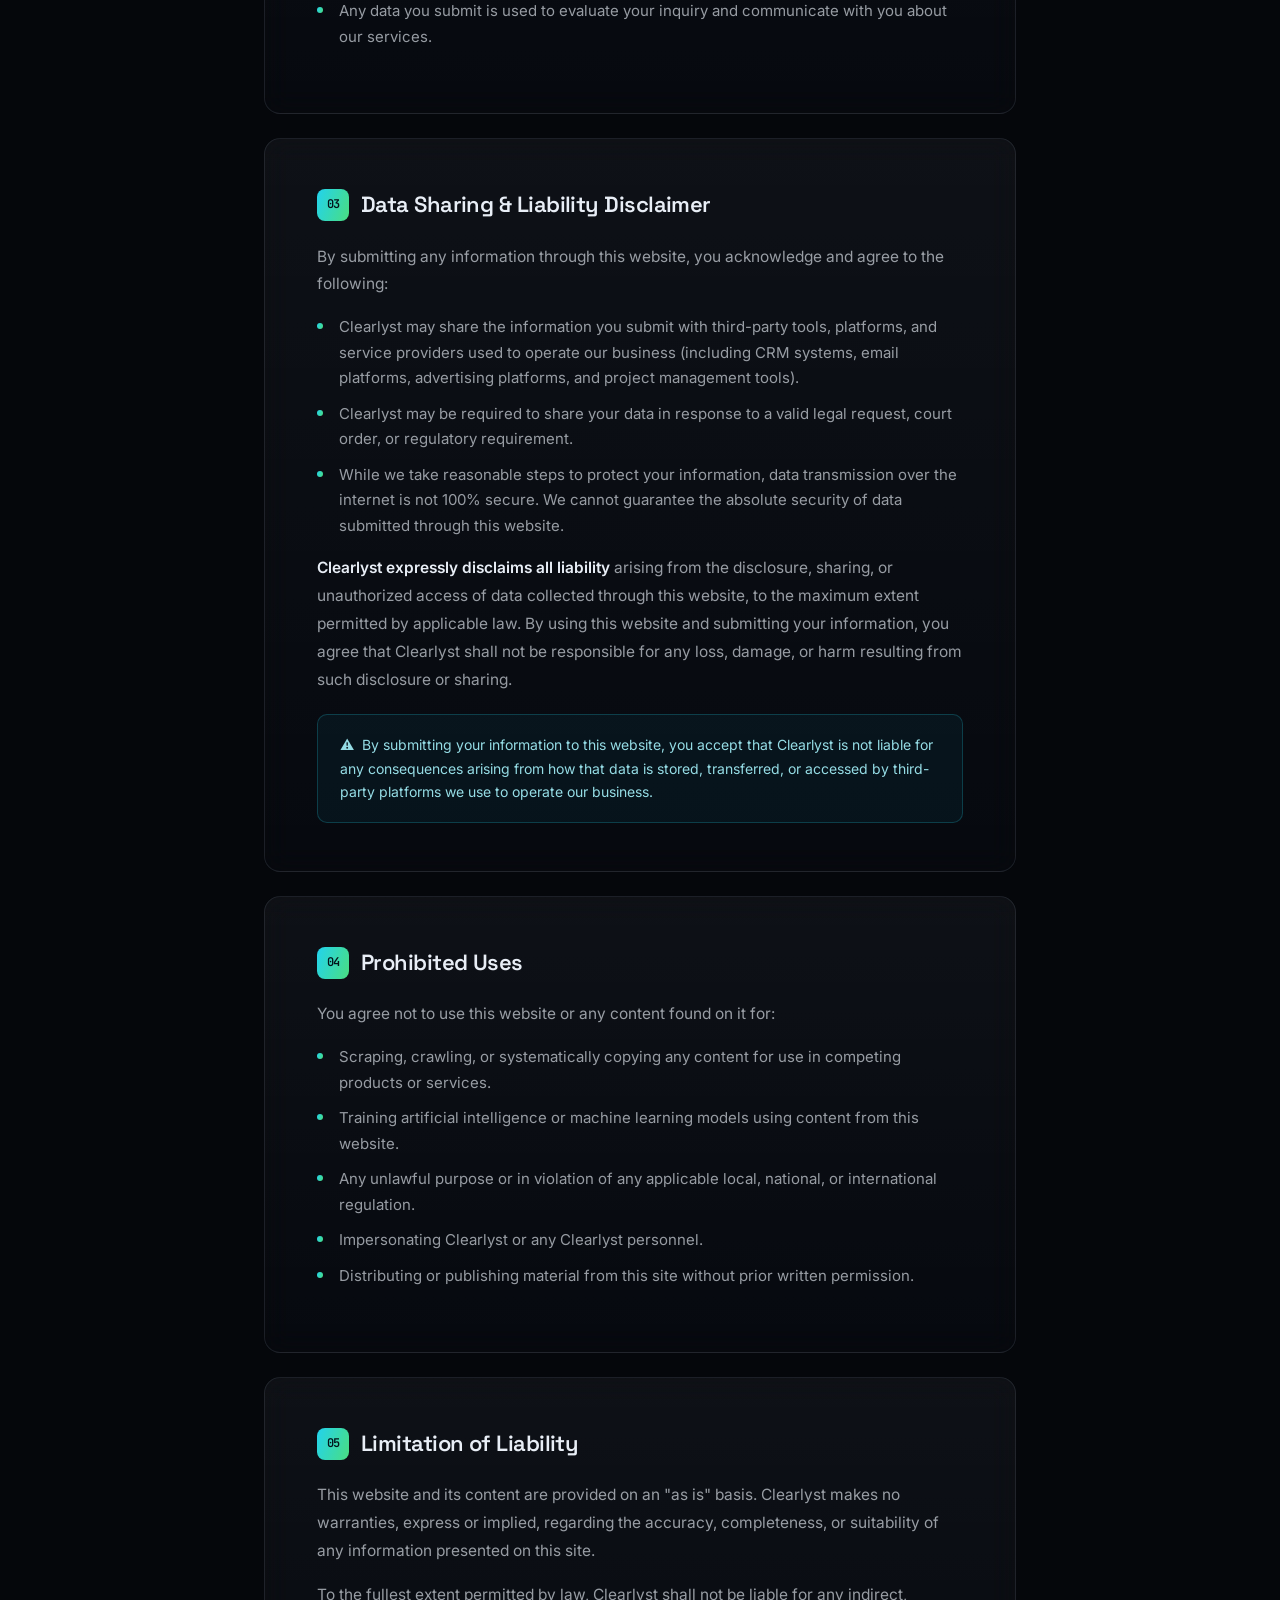
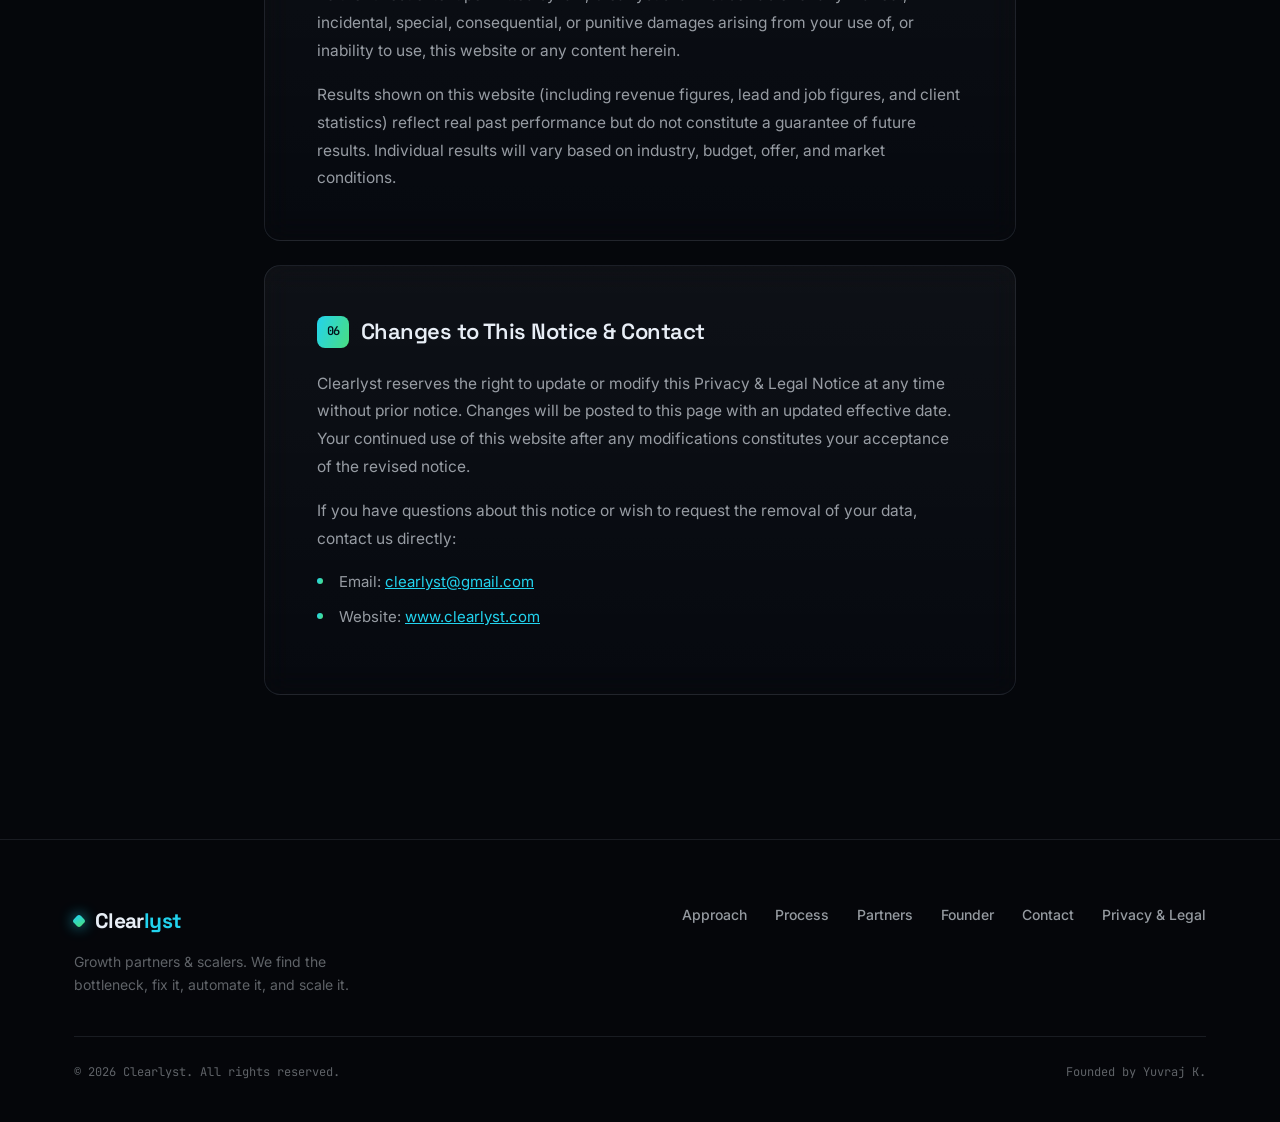
<file: privacy.html>
<!DOCTYPE html>
<html lang="en">
<head>
  <meta charset="UTF-8" />
  <meta name="viewport" content="width=device-width, initial-scale=1.0" />
  <title>Privacy &amp; Legal Notice | Clearlyst</title>
  <meta name="description" content="Privacy policy, copyright notice, and legal disclaimer for Clearlyst — growth partners and scalers." />
  <meta name="robots" content="noindex, follow" />
  <link rel="canonical" href="https://www.clearlyst.com/privacy.html" />
  <link rel="stylesheet" href="styles.css" />
  <link rel="preconnect" href="https://fonts.googleapis.com" />
  <link rel="preconnect" href="https://fonts.gstatic.com" crossorigin />
  <link href="https://fonts.googleapis.com/css2?family=Inter:wght@400;500;600;700&family=JetBrains+Mono:wght@400;500;600&family=Space+Grotesk:wght@500;600;700&display=swap" rel="stylesheet" />
  <style>
    .privacy-hero {
      padding: 160px 0 80px;
      position: relative;
      z-index: 2;
    }
    .privacy-body {
      max-width: 800px;
      margin: 0 auto;
      padding: 0 24px 120px;
      position: relative;
      z-index: 2;
    }
    .privacy-card {
      padding: 48px 52px;
      border-radius: var(--radius);
      margin-bottom: 24px;
    }
    .privacy-card h2 {
      font-family: var(--font-display);
      font-size: 22px;
      font-weight: 600;
      letter-spacing: -0.025em;
      margin-bottom: 20px;
      display: flex;
      align-items: center;
      gap: 12px;
    }
    .privacy-card h2 .card-num {
      width: 32px;
      height: 32px;
      border-radius: 8px;
      background: var(--grad);
      display: flex;
      align-items: center;
      justify-content: center;
      font-family: var(--font-mono);
      font-size: 12px;
      font-weight: 600;
      color: var(--on-accent);
      flex-shrink: 0;
    }
    .privacy-card p {
      font-size: 15.5px;
      color: var(--text-sub);
      line-height: 1.8;
      margin-bottom: 16px;
    }
    .privacy-card p:last-child { margin-bottom: 0; }
    .privacy-card ul {
      list-style: none;
      margin: 12px 0 16px;
      display: flex;
      flex-direction: column;
      gap: 10px;
    }
    .privacy-card ul li {
      font-size: 15px;
      color: var(--text-sub);
      line-height: 1.7;
      padding-left: 22px;
      position: relative;
    }
    .privacy-card ul li::before {
      content: '';
      position: absolute;
      left: 0;
      top: 9px;
      width: 6px;
      height: 6px;
      border-radius: 50%;
      background: var(--grad);
    }
    .privacy-notice {
      background: rgba(34,211,238,0.05);
      border: 1px solid rgba(34,211,238,0.22);
      border-radius: var(--radius-sm);
      padding: 18px 22px;
      font-size: 14px;
      color: rgba(165,243,252,0.9);
      line-height: 1.7;
      margin-top: 20px;
    }
    .effective-date {
      font-size: 13px;
      color: var(--text-dim);
      margin-top: 8px;
    }
    .back-link {
      display: inline-flex;
      align-items: center;
      gap: 8px;
      font-size: 14px;
      font-weight: 500;
      color: var(--text-sub);
      margin-bottom: 48px;
      transition: color 0.2s;
    }
    .back-link:hover { color: var(--text); }
    .back-link svg { width: 16px; height: 16px; }
    @media (max-width: 640px) {
      .privacy-card { padding: 32px 24px; }
    }
  </style>
</head>
<body>

  <!-- Background -->
  <div class="bg-canvas" aria-hidden="true"><canvas id="bgNet"></canvas></div>

  <!-- Navigation -->
  <nav class="nav" id="nav">
    <div class="nav-inner">
      <a href="index.html" class="logo">Clear<span class="logo-accent">lyst</span></a>
      <ul class="nav-links">
        <li><a href="index.html#approach">Approach</a></li>
        <li><a href="index.html#process">Process</a></li>
        <li><a href="index.html#reviews">Partners</a></li>
        <li><a href="index.html#founder">Founder</a></li>
      </ul>
      <a href="index.html#contact" class="btn btn-nav">Book an Audit <span class="arrow">→</span></a>
      <button class="nav-toggle" aria-label="Toggle menu" aria-expanded="false" id="navToggle">
        <span></span><span></span><span></span>
      </button>
    </div>
    <div class="nav-mobile" id="navMobile">
      <a href="index.html#approach">Approach</a>
      <a href="index.html#process">Process</a>
      <a href="index.html#reviews">Partners</a>
      <a href="index.html#founder">Founder</a>
      <a href="index.html#contact" class="btn btn-primary">Book an Audit <span class="arrow">→</span></a>
    </div>
  </nav>

  <!-- Page Header -->
  <div class="privacy-hero">
    <div class="container">
      <div style="text-align:center; max-width:700px; margin:0 auto;">
        <p class="section-tag">Legal &amp; Privacy</p>
        <h1 class="section-title" style="margin-bottom:16px;">
          Privacy &amp; <span class="gradient-text">Legal Notice</span>
        </h1>
        <p class="section-sub">Please read this document carefully. It governs your use of the Clearlyst website and any information submitted through it.</p>
        <p class="effective-date">Effective Date: July 28, 2026 &nbsp;·&nbsp; Last Updated: July 28, 2026</p>
      </div>
    </div>
  </div>

  <!-- Legal Content -->
  <div class="privacy-body">
    <a href="index.html" class="back-link">
      <svg viewBox="0 0 24 24" fill="none" stroke="currentColor" stroke-width="2"><polyline points="15 18 9 12 15 6"/></svg>
      Back to Home
    </a>

    <!-- 1. Copyright -->
    <div class="privacy-card glass">
      <h2>
        <span class="card-num">01</span>
        Copyright &amp; Intellectual Property
      </h2>
      <p>All content published on this website — including but not limited to text, graphics, logos, images, videos, screenshots, frameworks, results data, layout designs, and other visual or written material — is the exclusive intellectual property of <strong>Clearlyst</strong> and is protected under applicable copyright law.</p>
      <p>You may <strong>not</strong> reproduce, distribute, copy, modify, publicly display, republish, transmit, or otherwise use any content from this website for personal, commercial, or any other purpose without the prior written consent of Clearlyst.</p>
      <ul>
        <li>All audits, frameworks, systems, strategies, and results showcased on this site are proprietary work product belonging to Clearlyst.</li>
        <li>Any media uploaded to or displayed on this website remains the copyright of Clearlyst and/or its respective clients and may not be downloaded, shared, or repurposed without written authorization.</li>
        <li>Unauthorized use of any copyrighted material on this site may result in legal action.</li>
      </ul>
      <div class="privacy-notice">
        &#9888;&nbsp; Any unauthorized reproduction or use of content from this website is a violation of copyright law and will be pursued accordingly.
      </div>
    </div>

    <!-- 2. Data Collection -->
    <div class="privacy-card glass">
      <h2>
        <span class="card-num">02</span>
        Information We Collect
      </h2>
      <p>When you submit a form on this website, we collect the information you voluntarily provide, which may include your name, business name, industry, phone number, email address, revenue range, and any additional details included in your message.</p>
      <p>We may also collect standard technical data through website analytics tools, including approximate location, device type, browser type, and pages visited. This data is collected in aggregate and is used solely to improve the website experience.</p>
      <ul>
        <li>Contact form submissions are sent to Clearlyst via a secure third-party form delivery service (FormSubmit).</li>
        <li>We do not sell your personal information to third parties for marketing purposes.</li>
        <li>Any data you submit is used to evaluate your inquiry and communicate with you about our services.</li>
      </ul>
    </div>

    <!-- 3. Data Sharing Disclaimer -->
    <div class="privacy-card glass">
      <h2>
        <span class="card-num">03</span>
        Data Sharing &amp; Liability Disclaimer
      </h2>
      <p>By submitting any information through this website, you acknowledge and agree to the following:</p>
      <ul>
        <li>Clearlyst may share the information you submit with third-party tools, platforms, and service providers used to operate our business (including CRM systems, email platforms, advertising platforms, and project management tools).</li>
        <li>Clearlyst may be required to share your data in response to a valid legal request, court order, or regulatory requirement.</li>
        <li>While we take reasonable steps to protect your information, data transmission over the internet is not 100% secure. We cannot guarantee the absolute security of data submitted through this website.</li>
      </ul>
      <p><strong>Clearlyst expressly disclaims all liability</strong> arising from the disclosure, sharing, or unauthorized access of data collected through this website, to the maximum extent permitted by applicable law. By using this website and submitting your information, you agree that Clearlyst shall not be responsible for any loss, damage, or harm resulting from such disclosure or sharing.</p>
      <div class="privacy-notice">
        &#9888;&nbsp; By submitting your information to this website, you accept that Clearlyst is not liable for any consequences arising from how that data is stored, transferred, or accessed by third-party platforms we use to operate our business.
      </div>
    </div>

    <!-- 4. Prohibited Use -->
    <div class="privacy-card glass">
      <h2>
        <span class="card-num">04</span>
        Prohibited Uses
      </h2>
      <p>You agree not to use this website or any content found on it for:</p>
      <ul>
        <li>Scraping, crawling, or systematically copying any content for use in competing products or services.</li>
        <li>Training artificial intelligence or machine learning models using content from this website.</li>
        <li>Any unlawful purpose or in violation of any applicable local, national, or international regulation.</li>
        <li>Impersonating Clearlyst or any Clearlyst personnel.</li>
        <li>Distributing or publishing material from this site without prior written permission.</li>
      </ul>
    </div>

    <!-- 5. Limitation of Liability -->
    <div class="privacy-card glass">
      <h2>
        <span class="card-num">05</span>
        Limitation of Liability
      </h2>
      <p>This website and its content are provided on an "as is" basis. Clearlyst makes no warranties, express or implied, regarding the accuracy, completeness, or suitability of any information presented on this site.</p>
      <p>To the fullest extent permitted by law, Clearlyst shall not be liable for any indirect, incidental, special, consequential, or punitive damages arising from your use of, or inability to use, this website or any content herein.</p>
      <p>Results shown on this website (including revenue figures, lead and job figures, and client statistics) reflect real past performance but do not constitute a guarantee of future results. Individual results will vary based on industry, budget, offer, and market conditions.</p>
    </div>

    <!-- 6. Changes & Contact -->
    <div class="privacy-card glass">
      <h2>
        <span class="card-num">06</span>
        Changes to This Notice &amp; Contact
      </h2>
      <p>Clearlyst reserves the right to update or modify this Privacy &amp; Legal Notice at any time without prior notice. Changes will be posted to this page with an updated effective date. Your continued use of this website after any modifications constitutes your acceptance of the revised notice.</p>
      <p>If you have questions about this notice or wish to request the removal of your data, contact us directly:</p>
      <ul>
        <li>Email: <a href="mailto:clearlyst@gmail.com" style="color: var(--accent-1); text-decoration: underline;">clearlyst@gmail.com</a></li>
        <li>Website: <a href="https://www.clearlyst.com" style="color: var(--accent-1); text-decoration: underline;">www.clearlyst.com</a></li>
      </ul>
    </div>
  </div>

  <!-- Footer -->
  <footer class="footer">
    <div class="container">
      <div class="footer-inner">
        <div class="footer-brand">
          <a href="index.html" class="logo">Clear<span class="logo-accent">lyst</span></a>
          <p>Growth partners &amp; scalers. We find the bottleneck, fix it, automate it, and scale it.</p>
        </div>
        <div class="footer-links">
          <a href="index.html#approach">Approach</a>
          <a href="index.html#process">Process</a>
          <a href="index.html#reviews">Partners</a>
          <a href="index.html#founder">Founder</a>
          <a href="index.html#contact">Contact</a>
          <a href="privacy.html">Privacy &amp; Legal</a>
        </div>
      </div>
      <div class="footer-bottom">
        <span>&copy; 2026 Clearlyst. All rights reserved.</span>
        <span>Founded by Yuvraj K.</span>
      </div>
    </div>
  </footer>

  <script src="script.js"></script>
</body>
</html>
</file>
<file: styles.css>
/* ─────────────────────────────────────────────
   Clearlyst — styles.css
   Tech / growth theme · dark only
───────────────────────────────────────────── */

*, *::before, *::after { box-sizing: border-box; margin: 0; padding: 0; }

:root {
  --bg:          #05070b;
  --bg-2:        #080c13;
  --surface:     rgba(255, 255, 255, 0.028);
  --surface-2:   rgba(255, 255, 255, 0.055);
  --line:        rgba(148, 163, 184, 0.14);
  --line-2:      rgba(148, 163, 184, 0.28);

  --cyan:        #22d3ee;
  --green:       #4ade80;
  --violet:      #8b5cf6;
  --accent-1:    var(--cyan);
  --accent-2:    var(--violet);
  --accent-3:    var(--green);
  --grad:        linear-gradient(110deg, #22d3ee 0%, #4ade80 100%);
  --grad-soft:   linear-gradient(110deg, rgba(34,211,238,0.14), rgba(74,222,128,0.14));

  --text:        #e8eef6;
  --text-sub:    rgba(232, 238, 246, 0.64);
  --text-dim:    rgba(232, 238, 246, 0.4);
  --on-accent:   #03141a;

  --font-body:    'Inter', system-ui, -apple-system, sans-serif;
  --font-display: 'Space Grotesk', 'Inter', system-ui, sans-serif;
  --font-mono:    'JetBrains Mono', ui-monospace, SFMono-Regular, Menlo, monospace;

  --radius:    16px;
  --radius-sm: 10px;
  --radius-xs: 6px;

  --ease-out:  cubic-bezier(0.22, 1, 0.36, 1);
  --spring:    cubic-bezier(0.34, 1.56, 0.64, 1);
}

html {
  scroll-behavior: smooth;
  -webkit-font-smoothing: antialiased;
  -moz-osx-font-smoothing: grayscale;
}

body {
  font-family: var(--font-body);
  background: var(--bg);
  color: var(--text);
  line-height: 1.6;
  overflow-x: hidden;
}

/* Blueprint grid, faded toward the edges */
body::before {
  content: '';
  position: fixed;
  inset: 0;
  z-index: 0;
  pointer-events: none;
  background-image:
    linear-gradient(rgba(148,163,184,0.06) 1px, transparent 1px),
    linear-gradient(90deg, rgba(148,163,184,0.06) 1px, transparent 1px);
  background-size: 64px 64px;
  -webkit-mask-image: radial-gradient(ellipse 90% 70% at 50% 20%, #000 30%, transparent 85%);
          mask-image: radial-gradient(ellipse 90% 70% at 50% 20%, #000 30%, transparent 85%);
}

/* Ambient glows */
body::after {
  content: '';
  position: fixed;
  inset: 0;
  z-index: 0;
  pointer-events: none;
  background:
    radial-gradient(600px 400px at 85% -5%, rgba(34,211,238,0.13), transparent 70%),
    radial-gradient(500px 380px at 5% 35%, rgba(139,92,246,0.09), transparent 70%),
    radial-gradient(700px 420px at 60% 110%, rgba(74,222,128,0.08), transparent 70%);
}

a { text-decoration: none; color: inherit; }
ul { list-style: none; }
img { max-width: 100%; display: block; }
strong { color: var(--text); font-weight: 600; }

::selection { background: rgba(34,211,238,0.3); color: #fff; }

::-webkit-scrollbar { width: 6px; }
::-webkit-scrollbar-track { background: var(--bg); }
::-webkit-scrollbar-thumb { background: rgba(34,211,238,0.25); border-radius: 99px; }

:focus-visible { outline: 2px solid var(--cyan); outline-offset: 3px; border-radius: 4px; }


/* ── Animated network background ── */
.bg-canvas {
  position: fixed;
  inset: 0;
  z-index: 0;
  pointer-events: none;
  overflow: hidden;
}
.bg-canvas canvas { width: 100%; height: 100%; display: block; }


/* ── Card surface ── */
.glass {
  --mx: 50%;
  --my: 50%;
  position: relative;
  background: linear-gradient(180deg, rgba(255,255,255,0.045), rgba(255,255,255,0.012));
  backdrop-filter: blur(14px) saturate(140%);
  -webkit-backdrop-filter: blur(14px) saturate(140%);
  border: 1px solid var(--line);
  border-radius: var(--radius);
  transition: border-color 0.35s var(--ease-out), transform 0.45s var(--ease-out), box-shadow 0.45s var(--ease-out), background 0.35s var(--ease-out);
}

/* Cursor-following border light */
.glass::before {
  content: '';
  position: absolute;
  inset: 0;
  border-radius: inherit;
  padding: 1px;
  background: radial-gradient(260px circle at var(--mx) var(--my), rgba(34,211,238,0.75), rgba(74,222,128,0.35) 40%, transparent 70%);
  -webkit-mask: linear-gradient(#000 0 0) content-box, linear-gradient(#000 0 0);
  -webkit-mask-composite: xor;
          mask-composite: exclude;
  opacity: 0;
  transition: opacity 0.35s var(--ease-out);
  pointer-events: none;
}

.glass:hover {
  border-color: var(--line-2);
  background:
    radial-gradient(420px circle at var(--mx) var(--my), rgba(34,211,238,0.07), transparent 55%),
    linear-gradient(180deg, rgba(255,255,255,0.05), rgba(255,255,255,0.015));
  box-shadow: 0 20px 60px -20px rgba(0,0,0,0.7);
}
.glass:hover::before { opacity: 1; }


/* ── Layout ── */
.container {
  max-width: 1180px;
  margin: 0 auto;
  padding: 0 24px;
  position: relative;
  z-index: 2;
}

.section { padding: 128px 0; position: relative; z-index: 2; }
.section-alt { background: linear-gradient(180deg, transparent, rgba(255,255,255,0.015) 20%, rgba(255,255,255,0.015) 80%, transparent); }

.section-header {
  text-align: center;
  max-width: 720px;
  margin: 0 auto 64px;
}
.section-header.left { text-align: left; margin-left: 0; }

.section-tag {
  display: inline-flex;
  align-items: center;
  gap: 10px;
  font-family: var(--font-mono);
  font-size: 12px;
  font-weight: 500;
  letter-spacing: 0.14em;
  text-transform: uppercase;
  color: var(--cyan);
  margin-bottom: 18px;
}
.section-tag::before {
  content: '';
  width: 18px;
  height: 1px;
  background: var(--grad);
}

.section-title {
  font-family: var(--font-display);
  font-size: clamp(32px, 5vw, 54px);
  font-weight: 700;
  line-height: 1.06;
  letter-spacing: -0.035em;
  margin-bottom: 20px;
}

.section-sub {
  font-size: 17px;
  color: var(--text-sub);
  line-height: 1.7;
}

.gradient-text {
  background: var(--grad);
  -webkit-background-clip: text;
  -webkit-text-fill-color: transparent;
  background-clip: text;
}

.mono { font-family: var(--font-mono); }


/* ── Buttons ── */
.btn {
  display: inline-flex;
  align-items: center;
  justify-content: center;
  gap: 10px;
  padding: 13px 24px;
  border-radius: var(--radius-sm);
  font-family: var(--font-body);
  font-size: 15px;
  font-weight: 600;
  cursor: pointer;
  transition: transform 0.3s var(--ease-out), box-shadow 0.3s var(--ease-out), background 0.3s var(--ease-out), border-color 0.3s var(--ease-out), color 0.3s var(--ease-out);
  border: none;
  white-space: nowrap;
  position: relative;
  overflow: hidden;
  z-index: 2;
}
.btn .arrow { transition: transform 0.35s var(--spring); display: inline-block; }
.btn:hover .arrow { transform: translateX(4px); }

.btn-primary {
  background: var(--grad);
  color: var(--on-accent);
  box-shadow: 0 0 0 1px rgba(34,211,238,0.4), 0 10px 30px -8px rgba(34,211,238,0.55);
}
/* Light sweep on hover */
.btn-primary::after {
  content: '';
  position: absolute;
  top: 0; bottom: 0;
  left: -60%;
  width: 40%;
  background: linear-gradient(100deg, transparent, rgba(255,255,255,0.55), transparent);
  transform: skewX(-20deg);
  transition: left 0.7s var(--ease-out);
}
.btn-primary:hover {
  transform: translateY(-2px);
  box-shadow: 0 0 0 1px rgba(74,222,128,0.6), 0 16px 44px -10px rgba(34,211,238,0.7);
}
.btn-primary:hover::after { left: 120%; }
.btn-primary:active { transform: translateY(0) scale(0.98); }
.btn-primary:disabled { opacity: 0.7; cursor: wait; }

.btn-ghost,
.btn-nav {
  background: rgba(255,255,255,0.03);
  border: 1px solid var(--line-2);
  color: var(--text);
}
.btn-ghost:hover,
.btn-nav:hover {
  border-color: rgba(34,211,238,0.6);
  background: rgba(34,211,238,0.06);
  transform: translateY(-2px);
}
.btn-nav { font-size: 14px; padding: 9px 18px; }

.btn-text-link {
  display: inline-flex;
  align-items: center;
  gap: 8px;
  padding: 13px 6px;
  font-size: 15px;
  font-weight: 600;
  color: var(--text-sub);
  transition: color 0.25s var(--ease-out);
}
.btn-text-link:hover { color: var(--text); }
.btn-text-link .arrow { transition: transform 0.3s var(--spring); }
.btn-text-link:hover .arrow { transform: translateX(4px); }


/* ── Navigation ── */
.nav {
  position: fixed;
  top: 0; left: 0; right: 0;
  z-index: 100;
  padding: 18px 0;
  transition: padding 0.4s var(--ease-out), background 0.4s var(--ease-out), border-color 0.4s var(--ease-out);
  border-bottom: 1px solid transparent;
}
.nav.scrolled {
  background: rgba(5, 7, 11, 0.72);
  backdrop-filter: blur(18px) saturate(160%);
  -webkit-backdrop-filter: blur(18px) saturate(160%);
  border-bottom-color: var(--line);
  padding: 12px 0;
}

.nav-inner {
  max-width: 1180px;
  margin: 0 auto;
  padding: 0 24px;
  display: flex;
  align-items: center;
  gap: 40px;
  position: relative;
  z-index: 2;
}

.logo {
  display: flex;
  align-items: center;
  flex-shrink: 0;
  font-family: var(--font-display);
  font-size: 21px;
  font-weight: 700;
  letter-spacing: -0.03em;
  color: var(--text);
}
.logo::before {
  content: '';
  width: 10px;
  height: 10px;
  border-radius: 3px;
  background: var(--grad);
  box-shadow: 0 0 14px rgba(34,211,238,0.8);
  transform: rotate(45deg);
  margin-right: 11px;
}
.logo-accent { color: var(--cyan); }

.nav-links {
  display: flex;
  align-items: center;
  gap: 30px;
  margin-left: auto;
}
.nav-links a {
  position: relative;
  font-size: 14px;
  font-weight: 500;
  color: var(--text-sub);
  transition: color 0.25s;
}
.nav-links a::after {
  content: '';
  position: absolute;
  left: 0; right: 0; bottom: -6px;
  height: 1px;
  background: var(--grad);
  transform: scaleX(0);
  transform-origin: left;
  transition: transform 0.35s var(--ease-out);
}
.nav-links a:hover { color: var(--text); }
.nav-links a:hover::after { transform: scaleX(1); }

.nav-toggle {
  display: none;
  flex-direction: column;
  gap: 5px;
  background: none;
  border: none;
  cursor: pointer;
  padding: 6px;
  margin-left: auto;
}
.nav-toggle span {
  display: block;
  width: 22px; height: 2px;
  background: var(--text);
  border-radius: 2px;
  transition: all 0.3s var(--ease-out);
}

.nav-mobile {
  display: none;
  flex-direction: column;
  gap: 4px;
  padding: 16px 24px 20px;
  border-top: 1px solid var(--line);
  background: rgba(5,7,11,0.94);
  backdrop-filter: blur(18px);
  -webkit-backdrop-filter: blur(18px);
}
.nav-mobile a {
  font-size: 16px;
  font-weight: 500;
  color: var(--text-sub);
  padding: 10px 0;
  transition: color 0.2s;
}
.nav-mobile a:hover { color: var(--text); }
.nav-mobile .btn { width: fit-content; margin-top: 10px; padding: 11px 20px; }
.nav-mobile .btn-primary { color: var(--on-accent); }


/* ── Hero ── */
.hero {
  min-height: 100vh;
  display: flex;
  align-items: center;
  padding: 140px 0 100px;
  position: relative;
  z-index: 2;
  overflow: hidden;
}

/* Growth curve behind the hero */
.hero-curve {
  position: absolute;
  left: 0; right: 0; bottom: 0;
  height: 70%;
  z-index: 0;
  pointer-events: none;
  opacity: 0.9;
}
.hero-curve svg { width: 100%; height: 100%; display: block; }
.hero-curve .curve-line {
  stroke-dasharray: 2400;
  stroke-dashoffset: 2400;
  animation: drawCurve 2.8s var(--ease-out) 0.5s forwards;
}
.hero-curve .curve-area {
  opacity: 0;
  animation: fadeIn 1.6s var(--ease-out) 1.6s forwards;
}
.hero-curve .curve-dot {
  opacity: 0;
  animation: fadeIn 0.6s var(--ease-out) 3s forwards;
}
.hero-curve .curve-ring {
  transform-box: fill-box;
  transform-origin: center;
  opacity: 0;
  animation: ring 2.4s ease-out 3.1s infinite;
}
@keyframes drawCurve { to { stroke-dashoffset: 0; } }
@keyframes fadeIn { to { opacity: 1; } }
@keyframes ring {
  0%   { opacity: 0.9; transform: scale(0.6); }
  100% { opacity: 0;   transform: scale(3.2); }
}

.hero-grid {
  display: grid;
  grid-template-columns: 1.15fr 0.85fr;
  gap: 56px;
  align-items: center;
  position: relative;
  z-index: 2;
}

.hero-grid > * { min-width: 0; }
.hero-content { max-width: 640px; }

.hero-badge {
  display: inline-flex;
  align-items: center;
  gap: 10px;
  padding: 7px 14px;
  border-radius: 99px;
  font-family: var(--font-mono);
  font-size: 12px;
  font-weight: 500;
  letter-spacing: 0.04em;
  color: var(--text-sub);
  margin-bottom: 28px;
}

.pulse-dot {
  width: 7px; height: 7px;
  border-radius: 50%;
  background: var(--green);
  flex-shrink: 0;
  box-shadow: 0 0 0 0 rgba(74,222,128,0.6);
  animation: pulse 2s ease-out infinite;
}
@keyframes pulse {
  0%   { box-shadow: 0 0 0 0 rgba(74,222,128,0.6); }
  70%  { box-shadow: 0 0 0 10px rgba(74,222,128,0); }
  100% { box-shadow: 0 0 0 0 rgba(74,222,128,0); }
}

.hero-kicker {
  font-family: var(--font-mono);
  font-size: 13px;
  font-weight: 500;
  letter-spacing: 0.12em;
  text-transform: uppercase;
  color: var(--text-dim);
  margin-bottom: 18px;
}
.hero-kicker strong { color: var(--cyan); font-weight: 600; }

.hero-headline {
  font-family: var(--font-display);
  font-size: clamp(44px, 7vw, 84px);
  font-weight: 700;
  line-height: 1.0;
  letter-spacing: -0.045em;
  margin-bottom: 28px;
}
.h-line { display: block; overflow: hidden; padding-bottom: 0.06em; }
.h-line > span {
  display: inline-block;
  transform: translateY(110%);
  animation: lineUp 1s var(--ease-out) forwards;
  animation-delay: calc(var(--i, 0) * 0.13s + 0.15s);
}
@keyframes lineUp { to { transform: translateY(0); } }

.hero-sub {
  font-size: clamp(16px, 1.8vw, 19px);
  color: var(--text-sub);
  line-height: 1.7;
  max-width: 560px;
  margin-bottom: 40px;
}

.hero-ctas {
  display: flex;
  align-items: center;
  gap: 14px;
  flex-wrap: wrap;
}
.hero-ctas .btn-primary { padding: 15px 28px; font-size: 16px; }


/* ── Audit console (hero) ── */
.console {
  font-family: var(--font-mono);
  font-size: 12.5px;
  border-radius: var(--radius);
  overflow: hidden;
  box-shadow: 0 30px 80px -30px rgba(34,211,238,0.35), 0 0 0 1px rgba(34,211,238,0.08);
}
.console-head {
  display: flex;
  align-items: center;
  gap: 8px;
  padding: 12px 16px;
  border-bottom: 1px solid var(--line);
  background: rgba(255,255,255,0.02);
}
.console-head i {
  width: 9px; height: 9px;
  border-radius: 50%;
  background: rgba(255,255,255,0.14);
}
.console-head span {
  margin-left: 10px;
  font-size: 11.5px;
  color: var(--text-dim);
  letter-spacing: 0.04em;
}
.console-live {
  margin-left: auto !important;
  display: inline-flex;
  align-items: center;
  gap: 6px;
  color: var(--green) !important;
}
.console-body {
  padding: 18px 18px 8px;
  min-height: 236px;
  display: flex;
  flex-direction: column;
  gap: 9px;
}
.c-line {
  display: flex;
  align-items: baseline;
  gap: 8px;
  color: var(--text-sub);
  white-space: nowrap;
  animation: lineIn 0.35s var(--ease-out);
}
.c-prompt { color: var(--cyan); }
.c-text { overflow: hidden; text-overflow: ellipsis; }
.c-fill { flex: 1; border-bottom: 1px dotted rgba(148,163,184,0.25); transform: translateY(-4px); min-width: 12px; }
.c-status { flex-shrink: 0; }
.c-status.ok   { color: var(--green); }
.c-status.warn { color: #fbbf24; }
.c-status.info { color: var(--cyan); }
.c-caret {
  display: inline-block;
  width: 7px; height: 14px;
  background: var(--cyan);
  transform: translateY(2px);
  animation: blink 1s steps(1) infinite;
}
@keyframes blink { 50% { opacity: 0; } }
@keyframes lineIn { from { opacity: 0; transform: translateX(-6px); } }

.console-chart {
  display: flex;
  align-items: flex-end;
  gap: 6px;
  height: 64px;
  padding: 0 18px 16px;
  margin-top: 6px;
}
.console-chart b {
  flex: 1;
  border-radius: 3px 3px 0 0;
  background: linear-gradient(180deg, rgba(74,222,128,0.9), rgba(34,211,238,0.25));
  height: var(--h);
  transform: scaleY(0);
  transform-origin: bottom;
  transition: transform 0.9s var(--ease-out);
  transition-delay: calc(var(--i) * 0.07s);
}
.console.is-scaled .console-chart b { transform: scaleY(1); }
.console-foot {
  display: flex;
  justify-content: space-between;
  padding: 10px 18px;
  border-top: 1px solid var(--line);
  font-size: 11px;
  color: var(--text-dim);
  letter-spacing: 0.04em;
}
.console-foot .gradient-text { font-weight: 600; }


/* ── Client marquee ── */
.marquee-section {
  position: relative;
  z-index: 2;
  padding: 20px 0 8px;
  border-top: 1px solid var(--line);
  border-bottom: 1px solid var(--line);
  background: rgba(5,7,11,0.5);
}
.marquee-label {
  text-align: center;
  font-family: var(--font-mono);
  font-size: 11px;
  letter-spacing: 0.16em;
  text-transform: uppercase;
  color: var(--text-dim);
  margin-bottom: 14px;
}
.marquee {
  overflow: hidden;
  -webkit-mask-image: linear-gradient(90deg, transparent, #000 12%, #000 88%, transparent);
          mask-image: linear-gradient(90deg, transparent, #000 12%, #000 88%, transparent);
  padding-bottom: 14px;
}
.marquee-track {
  display: flex;
  gap: 56px;
  width: max-content;
  animation: marquee 34s linear infinite;
}
.marquee:hover .marquee-track { animation-play-state: paused; }
.marquee-item {
  display: inline-flex;
  align-items: center;
  gap: 12px;
  font-family: var(--font-display);
  font-size: 19px;
  font-weight: 600;
  letter-spacing: -0.02em;
  color: rgba(232,238,246,0.55);
  white-space: nowrap;
}
.marquee-item small {
  font-family: var(--font-mono);
  font-size: 10.5px;
  font-weight: 400;
  letter-spacing: 0.1em;
  text-transform: uppercase;
  color: var(--text-dim);
}
.marquee-item::before {
  content: '';
  width: 6px; height: 6px;
  border-radius: 2px;
  background: var(--grad);
  transform: rotate(45deg);
}
@keyframes marquee { to { transform: translateX(-50%); } }


/* ── Stats ── */
.stats-section {
  padding: 96px 0 0;
  position: relative;
  z-index: 2;
}
.stats-grid {
  display: grid;
  grid-template-columns: repeat(3, 1fr);
  padding: 0;
}
.stats-grid > div {
  padding: 36px 28px;
  text-align: center;
  position: relative;
}
.stats-grid > div + div::before {
  content: '';
  position: absolute;
  left: 0; top: 24%; bottom: 24%;
  width: 1px;
  background: var(--line);
}
.stat-num {
  display: block;
  font-family: var(--font-display);
  font-size: clamp(38px, 4.6vw, 56px);
  font-weight: 700;
  letter-spacing: -0.04em;
  line-height: 1;
  margin-bottom: 10px;
  background: var(--grad);
  -webkit-background-clip: text;
  -webkit-text-fill-color: transparent;
  background-clip: text;
}
.stat-label {
  font-family: var(--font-mono);
  font-size: 12px;
  letter-spacing: 0.1em;
  text-transform: uppercase;
  color: var(--text-dim);
}


/* ── Approach (4 pillars) ── */
.pillars {
  display: grid;
  grid-template-columns: repeat(4, 1fr);
  gap: 16px;
}
.pillar {
  padding: 30px 26px 32px;
  display: flex;
  flex-direction: column;
  gap: 14px;
  min-height: 260px;
}
.pillar:hover { transform: translateY(-6px); }
.pillar-meta {
  display: flex;
  align-items: center;
  justify-content: space-between;
  font-family: var(--font-mono);
  font-size: 11px;
  letter-spacing: 0.12em;
  text-transform: uppercase;
  color: var(--text-dim);
}
.pillar-icon {
  width: 46px; height: 46px;
  border-radius: 12px;
  display: flex;
  align-items: center;
  justify-content: center;
  background: var(--grad-soft);
  border: 1px solid rgba(34,211,238,0.22);
  margin-top: 8px;
}
.pillar-icon svg { width: 22px; height: 22px; stroke: var(--cyan); }
.pillar h3 {
  font-family: var(--font-display);
  font-size: 21px;
  font-weight: 600;
  letter-spacing: -0.025em;
  line-height: 1.2;
  margin-top: auto;
}
.pillar p {
  font-size: 14.5px;
  color: var(--text-sub);
  line-height: 1.6;
}

/* Kept for shared pages */
.service-icon {
  width: 48px; height: 48px;
  border-radius: 12px;
  background: var(--grad-soft);
  border: 1px solid rgba(34,211,238,0.22);
  display: flex;
  align-items: center;
  justify-content: center;
  flex-shrink: 0;
}
.service-icon svg { width: 22px; height: 22px; stroke: var(--cyan); }


/* ── Process timeline ── */
.timeline {
  display: grid;
  grid-template-columns: repeat(4, 1fr);
  gap: 16px;
  position: relative;
}
.timeline-rail {
  position: absolute;
  top: 27px;
  left: 28px;
  right: 28px;
  height: 1px;
  background: var(--line);
  overflow: hidden;
  pointer-events: none;
}
.timeline-rail::after {
  content: '';
  position: absolute;
  top: 0; bottom: 0;
  width: 30%;
  background: linear-gradient(90deg, transparent, var(--cyan), var(--green), transparent);
  animation: railPulse 3.6s ease-in-out infinite;
}
@keyframes railPulse {
  from { left: -30%; }
  to   { left: 100%; }
}
.step {
  position: relative;
  padding-top: 72px;
}
.step-node {
  position: absolute;
  top: 0;
  left: 0;
  width: 56px; height: 56px;
  border-radius: 14px;
  display: flex;
  align-items: center;
  justify-content: center;
  font-family: var(--font-mono);
  font-size: 15px;
  font-weight: 600;
  color: var(--cyan);
  background: var(--bg-2);
  border: 1px solid rgba(34,211,238,0.35);
  box-shadow: 0 0 0 6px var(--bg), 0 0 24px rgba(34,211,238,0.2);
  z-index: 1;
}
.step h3 {
  font-family: var(--font-display);
  font-size: 21px;
  font-weight: 600;
  letter-spacing: -0.025em;
  margin-bottom: 10px;
}
.step p {
  font-size: 14.5px;
  color: var(--text-sub);
  line-height: 1.65;
  max-width: 260px;
}


/* ── Reviews ── */
.reviews-grid {
  display: grid;
  grid-template-columns: repeat(2, 1fr);
  gap: 16px;
}
.review {
  padding: 32px 32px 28px;
  display: flex;
  flex-direction: column;
  gap: 22px;
}
.review:hover { transform: translateY(-4px); }
.review-top {
  display: flex;
  align-items: center;
  justify-content: space-between;
  gap: 12px;
}
.stars { display: flex; gap: 3px; }
.stars svg { width: 15px; height: 15px; fill: var(--green); }
.review-tag {
  font-family: var(--font-mono);
  font-size: 10.5px;
  letter-spacing: 0.1em;
  text-transform: uppercase;
  color: var(--text-dim);
  padding: 4px 10px;
  border: 1px solid var(--line);
  border-radius: 99px;
}
.review blockquote {
  font-size: 16.5px;
  line-height: 1.7;
  color: var(--text);
  flex: 1;
}
.review-who {
  display: flex;
  align-items: center;
  gap: 14px;
  padding-top: 20px;
  border-top: 1px solid var(--line);
}
.review-avatar {
  width: 42px; height: 42px;
  border-radius: 12px;
  display: flex;
  align-items: center;
  justify-content: center;
  font-family: var(--font-display);
  font-weight: 700;
  font-size: 15px;
  color: var(--on-accent);
  background: var(--grad);
  flex-shrink: 0;
}
.review-who h4 { font-size: 15px; font-weight: 600; }
.review-who p { font-size: 13px; color: var(--text-sub); }
.reviews-more {
  text-align: center;
  margin-top: 36px;
  font-family: var(--font-mono);
  font-size: 12.5px;
  letter-spacing: 0.06em;
  color: var(--text-dim);
}
.reviews-more span { color: var(--cyan); }


/* ── Founder ── */
.about-grid {
  display: grid;
  grid-template-columns: 1fr 400px;
  gap: 64px;
  align-items: center;
}
.about-text .section-title { margin-bottom: 26px; }
.about-body {
  font-size: 16.5px;
  color: var(--text-sub);
  line-height: 1.8;
  margin-bottom: 18px;
}
.about-card {
  padding: 36px 32px;
  display: flex;
  flex-direction: column;
  gap: 20px;
}
.about-id { display: flex; align-items: center; gap: 16px; }
.about-avatar {
  width: 68px; height: 68px;
  border-radius: 16px;
  overflow: hidden;
  flex-shrink: 0;
  border: 1px solid rgba(34,211,238,0.4);
  box-shadow: 0 0 30px rgba(34,211,238,0.25);
}
.about-avatar img { width: 100%; height: 100%; object-fit: cover; }
.about-info h4 { font-family: var(--font-display); font-size: 20px; font-weight: 600; letter-spacing: -0.02em; }
.about-info p { font-family: var(--font-mono); font-size: 11.5px; letter-spacing: 0.08em; text-transform: uppercase; color: var(--text-dim); margin-top: 4px; }
.about-divider { height: 1px; background: var(--line); }
.about-specialties { display: flex; flex-wrap: wrap; gap: 8px; }
.about-quote {
  font-family: var(--font-display);
  font-size: 18px;
  line-height: 1.5;
  letter-spacing: -0.01em;
  color: var(--text);
  border-left: 2px solid var(--cyan);
  padding-left: 16px;
}

.tag {
  display: inline-block;
  padding: 5px 12px;
  border-radius: 99px;
  font-family: var(--font-mono);
  font-size: 11.5px;
  letter-spacing: 0.02em;
  background: rgba(255,255,255,0.03);
  border: 1px solid var(--line);
  color: var(--text-sub);
  transition: all 0.25s var(--ease-out);
}
.tag:hover {
  border-color: rgba(34,211,238,0.5);
  color: var(--cyan);
  background: rgba(34,211,238,0.06);
}


/* ── Team stack (founder card) ── */
.team-stack { padding: 28px 26px; display: flex; flex-direction: column; gap: 20px; }
.stack-head { display: flex; align-items: center; justify-content: space-between; gap: 12px; }
.stack-avatars { display: flex; }
.stack-avatars span {
  width: 34px; height: 34px;
  border-radius: 50%;
  display: flex; align-items: center; justify-content: center;
  font-family: var(--font-mono);
  font-size: 10.5px;
  font-weight: 600;
  color: var(--cyan);
  background: var(--bg-2);
  border: 1px solid rgba(34,211,238,0.4);
  box-shadow: 0 0 0 3px var(--bg);
}
.stack-avatars span + span { margin-left: -9px; }
.stack-avatars span:first-child { background: var(--grad); color: var(--on-accent); border-color: transparent; }
.stack-avatars .more { color: var(--green); border-color: rgba(74,222,128,0.45); }
.stack-label {
  display: inline-flex; align-items: center; gap: 8px;
  font-family: var(--font-mono);
  font-size: 11px;
  letter-spacing: 0.1em;
  text-transform: uppercase;
  color: var(--text-dim);
}
.stack-list { display: flex; flex-direction: column; border: 1px solid var(--line); border-radius: var(--radius-sm); overflow: hidden; }
.stack-list li {
  display: flex; align-items: center; gap: 14px;
  padding: 12px 14px;
  transition: background 0.25s var(--ease-out);
}
.stack-list li + li { border-top: 1px solid var(--line); }
.stack-list li:hover { background: rgba(34,211,238,0.05); }
.stack-list li > div { flex: 1; min-width: 0; }
.stack-list h4 { font-size: 14.5px; font-weight: 600; line-height: 1.3; }
.stack-list p { font-size: 12.5px; color: var(--text-sub); line-height: 1.4; }
.stack-ico {
  width: 34px; height: 34px;
  border-radius: 9px;
  flex-shrink: 0;
  display: flex; align-items: center; justify-content: center;
  font-family: var(--font-mono);
  font-size: 10.5px;
  font-weight: 600;
  color: var(--cyan);
  background: var(--grad-soft);
  border: 1px solid rgba(34,211,238,0.22);
}
.stack-list .is-lead { background: rgba(34,211,238,0.06); }
.stack-list .is-lead .stack-ico { background: var(--grad); color: var(--on-accent); border-color: transparent; }
.stack-badge {
  font-family: var(--font-mono);
  font-size: 10px;
  letter-spacing: 0.08em;
  text-transform: uppercase;
  color: var(--green);
  padding: 3px 8px;
  border: 1px solid rgba(74,222,128,0.35);
  border-radius: 99px;
}


/* ── Departments ── */
.dept-grid {
  display: grid;
  grid-template-columns: repeat(4, 1fr);
  gap: 14px;
}
.dept { padding: 24px 22px 26px; display: flex; flex-direction: column; gap: 8px; }
.dept:hover { transform: translateY(-4px); }
.dept-code {
  font-family: var(--font-mono);
  font-size: 11px;
  letter-spacing: 0.12em;
  color: var(--cyan);
  margin-bottom: 10px;
}
.dept h3 { font-family: var(--font-display); font-size: 18px; font-weight: 600; letter-spacing: -0.02em; line-height: 1.25; }
.dept p { font-size: 14px; color: var(--text-sub); line-height: 1.55; }
.dept-cta { border-style: dashed; border-color: rgba(74,222,128,0.35); }
.dept-cta .dept-code { color: var(--green); }

@media (max-width: 1080px) { .dept-grid { grid-template-columns: repeat(3, 1fr); } }
@media (max-width: 800px)  { .dept-grid { grid-template-columns: repeat(2, 1fr); } }
@media (max-width: 480px)  { .dept-grid { grid-template-columns: 1fr; } .dept-code { margin-bottom: 4px; } }


/* ── Contact / Audit form ── */
.form-wrapper {
  max-width: 860px;
  margin: 0 auto;
  padding: 48px 48px;
}
.form-grid {
  display: grid;
  grid-template-columns: repeat(2, 1fr);
  gap: 18px;
  margin-bottom: 26px;
}
.form-group { display: flex; flex-direction: column; gap: 8px; min-width: 0; }
.form-group-full { grid-column: 1 / -1; }
.form-group label {
  font-family: var(--font-mono);
  font-size: 11.5px;
  font-weight: 500;
  letter-spacing: 0.08em;
  text-transform: uppercase;
  color: var(--text-sub);
}
.req { color: var(--cyan); }

.form-group input,
.form-group select,
.form-group textarea {
  width: 100%;
  min-width: 0;
  background: rgba(5,7,11,0.6);
  border: 1px solid var(--line);
  border-radius: var(--radius-sm);
  padding: 13px 15px;
  font-size: 15px;
  font-family: inherit;
  color: var(--text);
  outline: none;
  transition: border-color 0.25s var(--ease-out), box-shadow 0.25s var(--ease-out), background 0.25s var(--ease-out);
  appearance: none;
  -webkit-appearance: none;
  resize: vertical;
}
.form-group select {
  background-image: url("data:image/svg+xml,%3Csvg xmlns='http://www.w3.org/2000/svg' width='16' height='16' viewBox='0 0 24 24' fill='none' stroke='rgba(34,211,238,0.8)' stroke-width='2'%3E%3Cpolyline points='6 9 12 15 18 9'/%3E%3C/svg%3E");
  background-repeat: no-repeat;
  background-position: right 14px center;
  padding-right: 40px;
  cursor: pointer;
}
.form-group input::placeholder,
.form-group textarea::placeholder { color: var(--text-dim); }
.form-group input:focus,
.form-group select:focus,
.form-group textarea:focus {
  border-color: rgba(34,211,238,0.6);
  background-color: rgba(34,211,238,0.04);
  box-shadow: 0 0 0 3px rgba(34,211,238,0.14);
}
.form-group select option { background: #0b111a; color: var(--text); }

.select-wrap { position: relative; min-width: 0; max-width: 100%; }
.select-wrap select { max-width: 100%; }

.btn-submit {
  width: 100%;
  padding: 16px 32px;
  font-size: 16px;
}

.form-success {
  text-align: center;
  padding: 20px 0;
  display: flex;
  flex-direction: column;
  align-items: center;
  gap: 16px;
}
.success-icon {
  width: 64px; height: 64px;
  border-radius: 18px;
  background: rgba(74,222,128,0.1);
  border: 1px solid rgba(74,222,128,0.35);
  display: flex;
  align-items: center;
  justify-content: center;
}
.success-icon svg { width: 28px; height: 28px; stroke: var(--green); }
.form-success h3 {
  font-family: var(--font-display);
  font-size: 26px;
  font-weight: 700;
  letter-spacing: -0.03em;
}
.form-success p {
  font-size: 16px;
  color: var(--text-sub);
  max-width: 440px;
  line-height: 1.65;
}
.form-fine {
  text-align: center;
  margin-top: 14px;
  font-size: 13px;
  color: var(--text-dim);
}


/* ── Footer ── */
.footer {
  padding: 64px 0 40px;
  position: relative;
  z-index: 2;
  border-top: 1px solid var(--line);
  background: rgba(5,7,11,0.6);
}
.footer-inner {
  display: flex;
  align-items: flex-start;
  justify-content: space-between;
  gap: 40px;
  margin-bottom: 40px;
  flex-wrap: wrap;
}
.footer-brand .logo { margin-bottom: 14px; }
.footer-brand p {
  font-size: 14px;
  color: var(--text-dim);
  max-width: 300px;
  line-height: 1.6;
}
.footer-links {
  display: flex;
  gap: 28px;
  flex-wrap: wrap;
  align-items: center;
}
.footer-links a {
  font-size: 14px;
  font-weight: 500;
  color: var(--text-sub);
  transition: color 0.2s;
}
.footer-links a:hover { color: var(--cyan); }
.footer-bottom {
  display: flex;
  align-items: center;
  justify-content: space-between;
  border-top: 1px solid var(--line);
  padding-top: 26px;
  font-family: var(--font-mono);
  font-size: 12px;
  color: var(--text-dim);
  flex-wrap: wrap;
  gap: 8px;
}


/* ── CTA banner (used on the contractor page) ── */
.trial-section { position: relative; z-index: 2; }
.trial-banner {
  max-width: 880px;
  margin: 0 auto;
  padding: 72px 64px;
  text-align: center;
  display: flex;
  flex-direction: column;
  align-items: center;
  gap: 26px;
  box-shadow: 0 0 100px -20px rgba(34,211,238,0.25);
}
.trial-badge-wrap { display: flex; justify-content: center; }
.trial-badge {
  display: inline-flex;
  align-items: center;
  gap: 8px;
  padding: 6px 14px;
  border-radius: 99px;
  font-family: var(--font-mono);
  font-size: 11.5px;
  letter-spacing: 0.06em;
  text-transform: uppercase;
  color: var(--green);
  background: rgba(74,222,128,0.07);
  border: 1px solid rgba(74,222,128,0.28);
}
.trial-title {
  font-family: var(--font-display);
  font-size: clamp(32px, 5vw, 54px);
  font-weight: 700;
  line-height: 1.06;
  letter-spacing: -0.04em;
}
.trial-sub {
  font-size: 17px;
  color: var(--text-sub);
  line-height: 1.7;
  max-width: 620px;
}
.btn-trial-cta { padding: 17px 38px; font-size: 17px; }
.trial-fine { font-size: 13px; color: var(--text-dim); margin-top: -6px; }


/* ── Scroll reveal ── */
.reveal {
  opacity: 0;
  transform: translateY(28px);
  filter: blur(6px);
  transition: opacity 0.9s var(--ease-out), transform 0.9s var(--ease-out), filter 0.9s var(--ease-out);
  transition-delay: var(--d, 0s);
}
.reveal.in-view {
  opacity: 1;
  transform: none;
  filter: none;
}


/* ── Responsive ── */
@media (max-width: 1080px) {
  .hero-grid { grid-template-columns: 1fr; gap: 48px; }
  .hero-content { max-width: 720px; }
  .console { max-width: 560px; }
  .pillars { grid-template-columns: repeat(2, 1fr); }
  .timeline { grid-template-columns: repeat(2, 1fr); row-gap: 48px; }
  .timeline-rail { display: none; }
  .about-grid { grid-template-columns: 1fr; gap: 48px; }
  .about-card, .team-stack { max-width: 520px; }
}

@media (max-width: 800px) {
  .section { padding: 88px 0; }
  .reviews-grid { grid-template-columns: 1fr; }
  .form-grid { grid-template-columns: 1fr; }
  .form-wrapper { padding: 32px 22px; }
  .trial-banner { padding: 48px 24px; gap: 22px; }
  .btn-trial-cta { width: 100%; }
  .stats-section { padding-top: 64px; }
}

@media (max-width: 720px) {
  .nav-links { display: none; }
  .nav-inner > .btn { display: none; }
  .nav-toggle { display: flex; }
  .nav-mobile.open { display: flex; }

  .hero { padding: 120px 0 72px; min-height: auto; }
  .hero-ctas .btn-primary { width: 100%; }
  .hero-ctas .btn-text-link { width: 100%; justify-content: center; }
  .stats-grid { grid-template-columns: 1fr; }
  .stats-grid > div { padding: 22px 16px; }
  .stats-grid > div + div::before { left: 25%; right: 25%; top: 0; bottom: auto; width: auto; height: 1px; }
  .pillars { grid-template-columns: 1fr; }
  .pillar { min-height: 0; }
  .pillar h3 { margin-top: 6px; }
  .timeline { grid-template-columns: 1fr; }
  .step p { max-width: none; }
  .review { padding: 26px 22px 22px; }
  .review blockquote { font-size: 15.5px; }

  .footer-inner { flex-direction: column; }
  .footer-links { gap: 16px 20px; }
  .footer-bottom { flex-direction: column; text-align: center; }
}

@media (max-width: 420px) {
  .console-body { padding: 14px 14px 6px; }
  .console { font-size: 11.5px; }
  .console-chart { padding: 0 14px 14px; }
}

@media (prefers-reduced-motion: reduce) {
  *, *::before, *::after {
    animation-duration: 0.01ms !important;
    animation-iteration-count: 1 !important;
    transition-duration: 0.01ms !important;
    scroll-behavior: auto !important;
  }
  .reveal { opacity: 1; transform: none; filter: none; }
  .h-line > span { transform: none; }
  .marquee-track { animation: none; }
  .timeline-rail::after { display: none; }
}

@supports not (backdrop-filter: blur(1px)) {
  .glass { background: rgba(10, 14, 21, 0.94); }
  .nav.scrolled { background: rgba(5,7,11,0.97); }
}


/* ───────────────────────────────────────────
   Contractor appointment page (lead-qualification.html)
─────────────────────────────────────────── */
.lq-header {
  position: fixed;
  top: 0; left: 0; right: 0;
  z-index: 100;
  padding: 16px 0;
  border-bottom: 1px solid transparent;
  transition: all 0.4s var(--ease-out);
}
.lq-header.scrolled {
  background: rgba(5,7,11,0.78);
  backdrop-filter: blur(18px);
  -webkit-backdrop-filter: blur(18px);
  border-bottom-color: var(--line);
  padding: 12px 0;
}
.lq-header-inner {
  max-width: 1180px;
  margin: 0 auto;
  padding: 0 24px;
  display: flex;
  align-items: center;
  justify-content: space-between;
  gap: 16px;
  position: relative;
  z-index: 2;
}
.lq-header-cta { flex-shrink: 0; }

main { position: relative; z-index: 2; }

.hero-lq { padding: 112px 0 72px; position: relative; z-index: 2; }
.hero-lq-grid {
  display: grid;
  grid-template-columns: 360px 1fr;
  gap: 48px;
  align-items: center;
}
.hero-lq-copy { padding-top: 12px; }
.hero-lq-headline {
  font-family: var(--font-display);
  font-size: clamp(36px, 4.8vw, 58px);
  font-weight: 700;
  line-height: 1.05;
  letter-spacing: -0.04em;
  margin: 24px 0 20px;
}
.hero-lq-sub {
  font-size: clamp(16px, 1.6vw, 18px);
  color: var(--text-sub);
  line-height: 1.7;
  max-width: 520px;
  margin-bottom: 32px;
}
.lq-hero-cta { padding: 16px 32px; font-size: 16px; }

.lq-trust-chips {
  display: flex;
  flex-wrap: wrap;
  gap: 12px 20px;
  margin-top: 32px;
}
.lq-trust-chips li {
  display: flex;
  align-items: center;
  gap: 8px;
  font-size: 14px;
  font-weight: 500;
  color: var(--text-sub);
}
.lq-trust-chips li svg { width: 16px; height: 16px; stroke: var(--green); flex-shrink: 0; }

.lq-video-hero-frame { width: 100%; max-width: 360px; margin: 0 auto; justify-self: center; }
.lq-video-player {
  position: relative;
  width: 100%;
  aspect-ratio: 9 / 16;
  border-radius: calc(var(--radius) + 4px);
  overflow: hidden;
  background: #000;
  border: 1px solid rgba(34,211,238,0.25);
  box-shadow: 0 30px 80px -30px rgba(34,211,238,0.4);
}
.lq-video-player video { width: 100%; height: 100%; object-fit: cover; background: #000; display: block; }

.lq-play-btn {
  position: absolute;
  top: 50%; left: 50%;
  transform: translate(-50%, -50%);
  width: 68px; height: 68px;
  border-radius: 50%;
  background: rgba(5,7,11,0.55);
  backdrop-filter: blur(10px);
  -webkit-backdrop-filter: blur(10px);
  border: 1px solid rgba(255,255,255,0.3);
  color: #fff;
  display: flex;
  align-items: center;
  justify-content: center;
  cursor: pointer;
  transition: all 0.25s var(--ease-out);
  z-index: 3;
}
.lq-play-btn:hover {
  background: rgba(34,211,238,0.35);
  border-color: rgba(34,211,238,0.8);
  transform: translate(-50%, -50%) scale(1.08);
}
.lq-play-btn svg { width: 26px; height: 26px; margin-left: 3px; }
.lq-play-btn.is-hidden { opacity: 0; pointer-events: none; transform: translate(-50%, -50%) scale(0.8); }

.lq-mute-btn {
  position: absolute;
  top: 14px; right: 14px;
  z-index: 4;
  width: 36px; height: 36px;
  border-radius: 50%;
  background: rgba(5,7,11,0.5);
  backdrop-filter: blur(8px);
  -webkit-backdrop-filter: blur(8px);
  border: 1px solid rgba(255,255,255,0.28);
  color: #fff;
  display: flex;
  align-items: center;
  justify-content: center;
  cursor: pointer;
  transition: all 0.2s var(--ease-out);
}
.lq-mute-btn:hover { background: rgba(5,7,11,0.75); }
.lq-mute-btn svg { width: 17px; height: 17px; }
.lq-mute-btn .icon-unmuted { display: none; }
.lq-mute-btn.is-unmuted .icon-muted { display: none; }
.lq-mute-btn.is-unmuted .icon-unmuted { display: block; }

.lq-video-tag {
  position: absolute;
  bottom: 14px; left: 14px;
  z-index: 3;
  padding: 6px 12px;
  border-radius: 99px;
  font-family: var(--font-mono);
  font-size: 11px;
  color: #fff;
  background: rgba(5,7,11,0.6);
  backdrop-filter: blur(8px);
  -webkit-backdrop-filter: blur(8px);
  border: 1px solid rgba(255,255,255,0.2);
  transition: opacity 0.25s var(--ease-out);
}
.lq-video-tag.is-hidden { opacity: 0; }

.lq-form-section { padding-top: 0; }
.lq-form-card {
  max-width: 780px;
  margin: 0 auto;
  padding: 36px 36px 32px;
  box-shadow: 0 0 90px -30px rgba(34,211,238,0.3);
}
.lq-form-head { margin-bottom: 24px; }
.lq-form-head .section-tag { margin-bottom: 10px; }
.lq-form-title {
  font-family: var(--font-display);
  font-size: 28px;
  font-weight: 700;
  letter-spacing: -0.03em;
  margin-bottom: 6px;
}
.lq-form-sub { font-size: 14px; color: var(--text-sub); }
.lq-form-grid {
  display: grid;
  grid-template-columns: 1fr 1fr;
  gap: 16px;
  margin-bottom: 4px;
}
.lq-form-grid .form-group input,
.lq-form-grid .form-group select { padding: 12px 14px; font-size: 14.5px; }
.lq-form-grid .select-wrap select { padding-right: 40px; }

.lq-checkbox {
  display: flex;
  align-items: flex-start;
  gap: 12px;
  margin: 22px 0 20px;
  cursor: pointer;
  font-size: 14px;
  color: var(--text);
  line-height: 1.5;
}
.lq-checkbox input { position: absolute; opacity: 0; width: 1px; height: 1px; }
.lq-checkbox-box {
  width: 22px; height: 22px;
  border-radius: 6px;
  border: 1px solid var(--line-2);
  background: rgba(5,7,11,0.6);
  display: flex;
  align-items: center;
  justify-content: center;
  flex-shrink: 0;
  margin-top: 1px;
  transition: all 0.2s var(--ease-out);
}
.lq-checkbox-box svg {
  width: 14px; height: 14px;
  stroke: var(--on-accent);
  opacity: 0;
  transform: scale(0.6);
  transition: all 0.2s var(--spring);
}
.lq-checkbox input:checked + .lq-checkbox-box { background: var(--grad); border-color: transparent; }
.lq-checkbox input:checked + .lq-checkbox-box svg { opacity: 1; transform: scale(1); }
.lq-checkbox input:focus-visible + .lq-checkbox-box { box-shadow: 0 0 0 3px rgba(34,211,238,0.3); }

.lq-trust-note {
  display: flex;
  align-items: center;
  justify-content: center;
  gap: 8px;
  font-size: 13px;
  color: var(--text-dim);
  margin-top: 16px;
  text-align: center;
}
.lq-trust-note svg { width: 15px; height: 15px; stroke: var(--text-dim); flex-shrink: 0; }
.lq-form-success { padding: 12px 0; }

.lq-proof-grid {
  display: grid;
  grid-template-columns: repeat(3, 1fr);
  gap: 16px;
  margin-bottom: 56px;
}
.lq-proof-card {
  padding: 18px 18px 24px;
  display: flex;
  flex-direction: column;
  gap: 14px;
}
.lq-proof-card:hover { transform: translateY(-6px); }
.lq-proof-badge {
  position: absolute;
  top: 28px; left: 28px;
  z-index: 3;
  padding: 5px 11px;
  border-radius: 99px;
  font-family: var(--font-mono);
  font-size: 10.5px;
  letter-spacing: 0.06em;
  text-transform: uppercase;
  color: #fff;
  background: rgba(5,7,11,0.78);
  backdrop-filter: blur(8px);
  border: 1px solid rgba(34,211,238,0.35);
}
.lq-proof-shot {
  border-radius: var(--radius-sm);
  overflow: hidden;
  border: 1px solid var(--line);
  background: #000;
  aspect-ratio: 9 / 10;
}
.lq-proof-shot img {
  width: 100%;
  height: 100%;
  object-fit: cover;
  object-position: top;
  transition: transform 0.5s var(--ease-out);
}
.lq-proof-card:hover .lq-proof-shot img { transform: scale(1.04); }
.lq-proof-card h3 { font-family: var(--font-display); font-size: 18px; font-weight: 600; letter-spacing: -0.02em; padding: 0 4px; }
.lq-proof-card p { font-size: 13.5px; color: var(--text-sub); line-height: 1.6; padding: 0 4px; }

.lq-offer-grid {
  display: grid;
  grid-template-columns: repeat(3, 1fr);
  gap: 16px;
}
.lq-offer-card {
  padding: 36px 30px;
  display: flex;
  flex-direction: column;
  gap: 16px;
}
.lq-offer-card:hover { transform: translateY(-6px); }
.lq-offer-card h3 { font-family: var(--font-display); font-size: 20px; font-weight: 600; letter-spacing: -0.02em; }
.lq-offer-card p { font-size: 14.5px; color: var(--text-sub); line-height: 1.65; }

.lq-sticky-cta {
  display: none;
  position: fixed;
  bottom: 0; left: 0; right: 0;
  z-index: 90;
  padding: 12px 16px calc(12px + env(safe-area-inset-bottom));
  background: rgba(5,7,11,0.9);
  backdrop-filter: blur(18px);
  -webkit-backdrop-filter: blur(18px);
  border-top: 1px solid var(--line);
  transform: translateY(0);
  transition: transform 0.3s var(--ease-out);
}
.lq-sticky-cta.is-hidden { transform: translateY(110%); }
.lq-sticky-cta .btn { width: 100%; padding: 15px 20px; font-size: 15px; }

@media (max-width: 1024px) {
  .hero-lq-grid { grid-template-columns: 1fr; gap: 36px; justify-items: center; text-align: center; }
  .hero-lq-copy { padding-top: 0; text-align: center; }
  .lq-trust-chips { justify-content: center; }
  .lq-proof-grid { grid-template-columns: 1fr 1fr; }
  .lq-proof-shot { aspect-ratio: 16 / 11; }
}
@media (max-width: 800px) {
  .hero-lq { padding: 96px 0 48px; }
  .lq-video-hero-frame { max-width: 300px; }
  .lq-form-grid { grid-template-columns: 1fr; }
  .lq-form-card { padding: 28px 22px 26px; }
  .lq-offer-grid { grid-template-columns: 1fr; }
  .lq-proof-grid { grid-template-columns: 1fr; }
  .lq-proof-shot { aspect-ratio: 16 / 10; }
  .lq-sticky-cta { display: block; }
}
@media (max-width: 640px) {
  .hero-lq-headline { margin: 18px 0 14px; }
  .lq-trust-chips { gap: 10px 16px; margin-top: 24px; }
  .lq-hero-cta { width: 100%; }
  .lq-header-cta { display: none; }
}
</file>
<file: website/styles.css>
/* ─────────────────────────────────────────────
   Clearlyst — styles.css
   Apple Liquid Glass UI · Dark Theme
───────────────────────────────────────────── */

/* ── Reset & Base ── */
*, *::before, *::after { box-sizing: border-box; margin: 0; padding: 0; }

:root {
  --bg:            #07071a;
  --bg-alt:        #09091f;
  --glass:         rgba(255, 255, 255, 0.065);
  --glass-hover:   rgba(255, 255, 255, 0.1);
  --glass-border:  rgba(255, 255, 255, 0.12);
  --glass-high:    rgba(255, 255, 255, 0.22);
  --blur:          blur(28px) saturate(200%);
  --blur-sm:       blur(16px) saturate(180%);

  --accent-1:  #5ba4ff;
  --accent-2:  #b06fff;
  --accent-3:  #00e5c3;
  --grad:      linear-gradient(135deg, var(--accent-1) 0%, var(--accent-2) 60%, var(--accent-3) 100%);

  --text:      #f0f0f7;
  --text-sub:  rgba(240, 240, 247, 0.58);
  --text-dim:  rgba(240, 240, 247, 0.35);

  --radius:    20px;
  --radius-sm: 12px;
  --radius-xs: 8px;

  --ease-out:  cubic-bezier(0.22, 1, 0.36, 1);
  --ease-in:   cubic-bezier(0.64, 0, 0.78, 0);
  --spring:    cubic-bezier(0.34, 1.56, 0.64, 1);
}

html {
  scroll-behavior: smooth;
  -webkit-font-smoothing: antialiased;
  -moz-osx-font-smoothing: grayscale;
}

body {
  font-family: 'Inter', system-ui, -apple-system, sans-serif;
  background: var(--bg);
  color: var(--text);
  line-height: 1.6;
  overflow-x: hidden;
}

a { text-decoration: none; color: inherit; }
ul { list-style: none; }
img { max-width: 100%; display: block; }


/* ── Scrollbar ── */
::-webkit-scrollbar { width: 4px; }
::-webkit-scrollbar-track { background: transparent; }
::-webkit-scrollbar-thumb { background: rgba(255,255,255,0.15); border-radius: 99px; }


/* ── Background Orbs ── */
.bg-canvas {
  position: fixed;
  inset: 0;
  z-index: 0;
  pointer-events: none;
  overflow: hidden;
}

.orb {
  position: absolute;
  border-radius: 50%;
  filter: blur(90px);
  opacity: 0;
  animation: orbFloat 0.8s var(--ease-out) forwards;
}

.orb-1 {
  width: 700px; height: 700px;
  top: -200px; left: -150px;
  background: radial-gradient(circle, rgba(91,164,255,0.22) 0%, transparent 70%);
  animation-delay: 0s;
  animation: orbFloat 0.8s var(--ease-out) forwards, orb1Move 25s ease-in-out 0.8s infinite;
}
.orb-2 {
  width: 600px; height: 600px;
  top: 30%; right: -100px;
  background: radial-gradient(circle, rgba(176,111,255,0.2) 0%, transparent 70%);
  animation-delay: 0.15s;
  animation: orbFloat 0.8s var(--ease-out) 0.15s forwards, orb2Move 30s ease-in-out 0.95s infinite;
}
.orb-3 {
  width: 500px; height: 500px;
  bottom: 10%; left: 20%;
  background: radial-gradient(circle, rgba(0,229,195,0.15) 0%, transparent 70%);
  animation-delay: 0.3s;
  animation: orbFloat 0.8s var(--ease-out) 0.3s forwards, orb3Move 20s ease-in-out 1.1s infinite;
}
.orb-4 {
  width: 400px; height: 400px;
  top: 60%; right: 25%;
  background: radial-gradient(circle, rgba(91,164,255,0.12) 0%, transparent 70%);
  animation-delay: 0.45s;
  animation: orbFloat 0.8s var(--ease-out) 0.45s forwards, orb4Move 35s ease-in-out 1.25s infinite;
}

@keyframes orbFloat {
  from { opacity: 0; transform: scale(0.8); }
  to   { opacity: 1; transform: scale(1); }
}
@keyframes orb1Move {
  0%,100% { transform: translate(0,0) scale(1); }
  33%     { transform: translate(40px,-60px) scale(1.08); }
  66%     { transform: translate(-30px, 30px) scale(0.95); }
}
@keyframes orb2Move {
  0%,100% { transform: translate(0,0) scale(1); }
  40%     { transform: translate(-50px, 40px) scale(1.1); }
  70%     { transform: translate(20px,-30px) scale(0.92); }
}
@keyframes orb3Move {
  0%,100% { transform: translate(0,0) scale(1); }
  50%     { transform: translate(60px,-40px) scale(1.06); }
}
@keyframes orb4Move {
  0%,100% { transform: translate(0,0) scale(1); }
  45%     { transform: translate(-40px, 50px) scale(1.12); }
}


/* ── Glass Utility ── */
.glass {
  position: relative;
  background: var(--glass);
  backdrop-filter: var(--blur);
  -webkit-backdrop-filter: var(--blur);
  border: 1px solid var(--glass-border);
  border-radius: var(--radius);
  overflow: hidden;
  transition: background 0.35s var(--ease-out), border-color 0.35s var(--ease-out), transform 0.35s var(--ease-out), box-shadow 0.35s var(--ease-out);
}

.glass::before {
  content: '';
  position: absolute;
  inset: 0;
  background: linear-gradient(
    135deg,
    rgba(255,255,255,0.09) 0%,
    rgba(255,255,255,0) 50%,
    rgba(255,255,255,0.04) 100%
  );
  border-radius: inherit;
  pointer-events: none;
  z-index: 1;
}

.glass:hover {
  background: var(--glass-hover);
  border-color: var(--glass-high);
  box-shadow: 0 8px 40px rgba(0,0,0,0.35), 0 1px 0 rgba(255,255,255,0.12) inset;
}


/* ── Layout ── */
.container {
  max-width: 1160px;
  margin: 0 auto;
  padding: 0 24px;
  position: relative;
  z-index: 2;
}

.section { padding: 120px 0; }
.section-alt { background: rgba(255,255,255,0.018); }

.section-header {
  text-align: center;
  max-width: 700px;
  margin: 0 auto 72px;
}

.section-tag {
  display: inline-block;
  font-size: 12px;
  font-weight: 600;
  letter-spacing: 0.12em;
  text-transform: uppercase;
  color: var(--accent-1);
  margin-bottom: 16px;
}

.section-title {
  font-size: clamp(32px, 5vw, 52px);
  font-weight: 800;
  line-height: 1.1;
  letter-spacing: -0.02em;
  margin-bottom: 20px;
}

.section-sub {
  font-size: 17px;
  color: var(--text-sub);
  line-height: 1.65;
}


/* ── Gradient Text ── */
.gradient-text {
  background: var(--grad);
  -webkit-background-clip: text;
  -webkit-text-fill-color: transparent;
  background-clip: text;
}


/* ── Buttons ── */
.btn {
  display: inline-flex;
  align-items: center;
  gap: 8px;
  padding: 13px 26px;
  border-radius: 99px;
  font-size: 15px;
  font-weight: 600;
  cursor: pointer;
  transition: all 0.3s var(--ease-out);
  border: none;
  white-space: nowrap;
  position: relative;
  z-index: 2;
}

.btn-primary {
  background: var(--grad);
  color: #fff;
  box-shadow: 0 4px 24px rgba(91,164,255,0.3), 0 1px 0 rgba(255,255,255,0.2) inset;
}
.btn-primary:hover {
  transform: translateY(-2px) scale(1.02);
  box-shadow: 0 8px 36px rgba(91,164,255,0.45), 0 1px 0 rgba(255,255,255,0.2) inset;
}
.btn-primary:active { transform: scale(0.98); }

.btn-ghost {
  background: var(--glass);
  backdrop-filter: var(--blur-sm);
  -webkit-backdrop-filter: var(--blur-sm);
  border: 1px solid var(--glass-border);
  color: var(--text);
}
.btn-ghost:hover {
  background: var(--glass-hover);
  border-color: var(--glass-high);
  transform: translateY(-2px);
}
.btn-ghost .arrow { transition: transform 0.3s var(--spring); }
.btn-ghost:hover .arrow { transform: translateX(4px); }

.btn-nav {
  background: var(--glass);
  backdrop-filter: var(--blur-sm);
  -webkit-backdrop-filter: var(--blur-sm);
  border: 1px solid var(--glass-border);
  color: var(--text);
  font-size: 14px;
  padding: 10px 20px;
}
.btn-nav:hover {
  background: var(--glass-hover);
  border-color: var(--glass-high);
}


/* ── Navigation ── */
.nav {
  position: fixed;
  top: 0;
  left: 0;
  right: 0;
  z-index: 100;
  padding: 16px 0;
  transition: all 0.4s var(--ease-out);
}

.nav.scrolled {
  background: rgba(7, 7, 26, 0.6);
  backdrop-filter: var(--blur);
  -webkit-backdrop-filter: var(--blur);
  border-bottom: 1px solid var(--glass-border);
  padding: 12px 0;
}

.nav-inner {
  max-width: 1160px;
  margin: 0 auto;
  padding: 0 24px;
  display: flex;
  align-items: center;
  gap: 40px;
  position: relative;
  z-index: 2;
}

.logo {
  display: flex;
  align-items: center;
  gap: 10px;
  font-size: 20px;
  font-weight: 800;
  letter-spacing: -0.03em;
  flex-shrink: 0;
}

.logo-mark {
  width: 34px; height: 34px;
  border-radius: 10px;
  background: var(--grad);
  display: flex;
  align-items: center;
  justify-content: center;
  font-size: 16px;
  font-weight: 900;
  color: #fff;
  box-shadow: 0 4px 16px rgba(91,164,255,0.4);
}

.nav-links {
  display: flex;
  align-items: center;
  gap: 32px;
  margin-left: auto;
}

.nav-links a {
  font-size: 14px;
  font-weight: 500;
  color: var(--text-sub);
  transition: color 0.25s;
}
.nav-links a:hover { color: var(--text); }

.nav-toggle {
  display: none;
  flex-direction: column;
  gap: 5px;
  background: none;
  border: none;
  cursor: pointer;
  padding: 4px;
  margin-left: auto;
}
.nav-toggle span {
  display: block;
  width: 22px; height: 2px;
  background: var(--text);
  border-radius: 2px;
  transition: all 0.3s var(--ease-out);
}

.nav-mobile {
  display: none;
  flex-direction: column;
  gap: 8px;
  padding: 16px 24px;
  border-top: 1px solid var(--glass-border);
  background: rgba(7,7,26,0.8);
  backdrop-filter: var(--blur);
  -webkit-backdrop-filter: var(--blur);
}
.nav-mobile a {
  font-size: 16px;
  font-weight: 500;
  color: var(--text-sub);
  padding: 8px 0;
  transition: color 0.2s;
}
.nav-mobile a:hover { color: var(--text); }
.nav-mobile .btn-nav { width: fit-content; margin-top: 8px; }


/* ── Hero ── */
.hero {
  min-height: 100vh;
  display: flex;
  flex-direction: column;
  align-items: center;
  justify-content: center;
  text-align: center;
  padding: 140px 24px 80px;
  position: relative;
  z-index: 2;
}

.hero-content {
  max-width: 860px;
}

.hero-badge {
  display: inline-flex;
  align-items: center;
  gap: 10px;
  padding: 8px 18px;
  border-radius: 99px;
  font-size: 13px;
  font-weight: 500;
  color: var(--text-sub);
  margin-bottom: 36px;
}

.pulse-dot {
  width: 8px; height: 8px;
  border-radius: 50%;
  background: var(--accent-3);
  flex-shrink: 0;
  box-shadow: 0 0 0 0 rgba(0,229,195,0.5);
  animation: pulse 2s ease-out infinite;
}
@keyframes pulse {
  0%   { box-shadow: 0 0 0 0 rgba(0,229,195,0.5); }
  70%  { box-shadow: 0 0 0 10px rgba(0,229,195,0); }
  100% { box-shadow: 0 0 0 0 rgba(0,229,195,0); }
}

.hero-headline {
  font-size: clamp(44px, 7.5vw, 86px);
  font-weight: 900;
  line-height: 1.05;
  letter-spacing: -0.03em;
  margin-bottom: 28px;
}

.hero-sub {
  font-size: clamp(16px, 2vw, 19px);
  color: var(--text-sub);
  line-height: 1.7;
  max-width: 620px;
  margin: 0 auto 44px;
}

.hero-ctas {
  display: flex;
  align-items: center;
  justify-content: center;
  gap: 16px;
  flex-wrap: wrap;
}

.hero-ctas .btn-primary { padding: 15px 32px; font-size: 16px; }
.hero-ctas .btn-ghost   { padding: 15px 28px; font-size: 16px; }

.scroll-hint {
  position: absolute;
  bottom: 40px;
  left: 50%;
  transform: translateX(-50%);
  display: flex;
  flex-direction: column;
  align-items: center;
  gap: 8px;
  color: var(--text-dim);
  font-size: 11px;
  font-weight: 500;
  letter-spacing: 0.1em;
  text-transform: uppercase;
}

.scroll-line {
  width: 1px; height: 40px;
  background: linear-gradient(to bottom, transparent, rgba(255,255,255,0.3));
  animation: scrollLine 2s ease-in-out infinite;
}
@keyframes scrollLine {
  0%,100% { opacity: 0.4; transform: scaleY(1); }
  50%     { opacity: 0.9; transform: scaleY(1.2); }
}


/* ── Stats ── */
.stats-section {
  padding: 0 0 80px;
  position: relative;
  z-index: 2;
}

.stats-grid {
  display: grid;
  grid-template-columns: repeat(4, 1fr);
  gap: 16px;
}

.stat-card {
  padding: 32px 24px;
  text-align: center;
  border-radius: var(--radius);
}
.stat-card:hover { transform: translateY(-4px); }

.stat-num {
  display: block;
  font-size: clamp(34px, 4vw, 48px);
  font-weight: 900;
  letter-spacing: -0.03em;
  background: var(--grad);
  -webkit-background-clip: text;
  -webkit-text-fill-color: transparent;
  background-clip: text;
  line-height: 1;
  margin-bottom: 8px;
}

.stat-label {
  font-size: 14px;
  font-weight: 500;
  color: var(--text-sub);
  letter-spacing: 0.02em;
}


/* ── Services ── */
.services-grid {
  display: grid;
  grid-template-columns: repeat(2, 1fr);
  gap: 20px;
}

.service-card {
  padding: 40px 36px;
  border-radius: var(--radius);
  display: flex;
  flex-direction: column;
  gap: 16px;
  cursor: default;
}
.service-card:hover { transform: translateY(-6px); }

.service-icon {
  width: 52px; height: 52px;
  border-radius: 14px;
  background: var(--glass);
  border: 1px solid var(--glass-border);
  display: flex;
  align-items: center;
  justify-content: center;
  flex-shrink: 0;
}
.service-icon svg {
  width: 24px; height: 24px;
  stroke: var(--accent-1);
}

.service-card h3 {
  font-size: 22px;
  font-weight: 700;
  letter-spacing: -0.02em;
}

.service-card > p {
  font-size: 15px;
  color: var(--text-sub);
  line-height: 1.65;
  flex: 1;
}

.service-list {
  display: flex;
  flex-direction: column;
  gap: 6px;
  margin-top: 4px;
}

.service-list li {
  font-size: 13.5px;
  color: var(--text-sub);
  padding-left: 18px;
  position: relative;
}
.service-list li::before {
  content: '';
  position: absolute;
  left: 0;
  top: 8px;
  width: 6px; height: 6px;
  border-radius: 50%;
  background: var(--grad);
}


/* ── Industries ── */
.industries-grid {
  display: grid;
  grid-template-columns: repeat(2, 1fr);
  gap: 20px;
}

.industry-col {
  padding: 44px 40px;
  border-radius: var(--radius);
  display: flex;
  flex-direction: column;
  gap: 24px;
}

.industry-col-header {
  display: flex;
  align-items: center;
  gap: 16px;
}

.industry-icon {
  width: 48px; height: 48px;
  border-radius: 14px;
  background: var(--glass);
  border: 1px solid var(--glass-border);
  display: flex;
  align-items: center;
  justify-content: center;
  flex-shrink: 0;
}
.industry-icon svg {
  width: 22px; height: 22px;
  stroke: var(--accent-2);
}

.industry-col h3 {
  font-size: 20px;
  font-weight: 700;
  letter-spacing: -0.015em;
}

.industry-tags {
  display: flex;
  flex-wrap: wrap;
  gap: 8px;
}

.tag {
  display: inline-block;
  padding: 6px 14px;
  border-radius: 99px;
  font-size: 13px;
  font-weight: 500;
  background: rgba(255,255,255,0.07);
  border: 1px solid var(--glass-border);
  color: var(--text-sub);
  transition: all 0.25s var(--ease-out);
}
.tag:hover {
  background: rgba(91,164,255,0.12);
  border-color: rgba(91,164,255,0.4);
  color: var(--accent-1);
}

.industry-note {
  font-size: 14px;
  color: var(--text-dim);
  line-height: 1.6;
  border-top: 1px solid var(--glass-border);
  padding-top: 20px;
  margin-top: auto;
}


/* ── Process ── */
.process-grid {
  display: grid;
  grid-template-columns: repeat(3, 1fr);
  gap: 20px;
  position: relative;
}

.process-grid::before {
  content: '';
  position: absolute;
  top: 52px;
  left: calc(33.33% - 10px);
  right: calc(33.33% - 10px);
  height: 1px;
  background: linear-gradient(90deg, transparent, var(--glass-border), var(--glass-border), transparent);
  pointer-events: none;
  z-index: 0;
}

.process-card {
  padding: 44px 36px;
  border-radius: var(--radius);
  display: flex;
  flex-direction: column;
  gap: 16px;
  position: relative;
  z-index: 1;
}
.process-card:hover { transform: translateY(-6px); }

.process-num {
  font-size: 40px;
  font-weight: 900;
  letter-spacing: -0.04em;
  background: var(--grad);
  -webkit-background-clip: text;
  -webkit-text-fill-color: transparent;
  background-clip: text;
  line-height: 1;
}

.process-card h3 {
  font-size: 21px;
  font-weight: 700;
  letter-spacing: -0.02em;
}

.process-card p {
  font-size: 15px;
  color: var(--text-sub);
  line-height: 1.65;
  flex: 1;
}

.process-tag {
  display: inline-block;
  padding: 5px 12px;
  border-radius: 99px;
  font-size: 12px;
  font-weight: 600;
  background: rgba(91,164,255,0.1);
  border: 1px solid rgba(91,164,255,0.25);
  color: var(--accent-1);
  width: fit-content;
  margin-top: auto;
}


/* ── About ── */
.about-grid {
  display: grid;
  grid-template-columns: 1fr 420px;
  gap: 60px;
  align-items: center;
}

.about-text { position: relative; z-index: 2; }
.about-text .section-tag { display: block; }
.about-text .section-title { text-align: left; margin-bottom: 28px; }

.about-body {
  font-size: 16px;
  color: var(--text-sub);
  line-height: 1.75;
  margin-bottom: 20px;
}

.about-stats {
  display: flex;
  gap: 40px;
  margin-top: 36px;
}

.about-stat span {
  display: block;
  font-size: 36px;
  font-weight: 900;
  letter-spacing: -0.03em;
  background: var(--grad);
  -webkit-background-clip: text;
  -webkit-text-fill-color: transparent;
  background-clip: text;
  line-height: 1;
  margin-bottom: 6px;
}

.about-stat p {
  font-size: 13px;
  color: var(--text-dim);
  font-weight: 500;
}

.about-card {
  padding: 44px 36px;
  border-radius: var(--radius);
  display: flex;
  flex-direction: column;
  gap: 20px;
}

.about-avatar {
  width: 72px; height: 72px;
  border-radius: 50%;
  background: var(--grad);
  display: flex;
  align-items: center;
  justify-content: center;
  font-size: 26px;
  font-weight: 800;
  color: #fff;
  letter-spacing: -0.02em;
  box-shadow: 0 8px 24px rgba(91,164,255,0.35);
  flex-shrink: 0;
}

.about-info h4 {
  font-size: 20px;
  font-weight: 700;
  letter-spacing: -0.02em;
}
.about-info p {
  font-size: 13px;
  color: var(--text-sub);
  margin-top: 2px;
}

.about-divider {
  height: 1px;
  background: var(--glass-border);
}

.about-specialties {
  display: flex;
  flex-wrap: wrap;
  gap: 8px;
}

.about-quote {
  font-size: 15px;
  font-style: italic;
  color: var(--text-sub);
  line-height: 1.65;
  border-left: 2px solid rgba(91,164,255,0.5);
  padding-left: 16px;
  margin-top: 4px;
}


/* ── Contact Form ── */
.form-wrapper {
  max-width: 820px;
  margin: 0 auto;
  padding: 56px 56px;
  border-radius: calc(var(--radius) + 4px);
}

.form-grid {
  display: grid;
  grid-template-columns: repeat(2, 1fr);
  gap: 20px;
  margin-bottom: 28px;
}

.form-group { display: flex; flex-direction: column; gap: 8px; }
.form-group-full { grid-column: 1 / -1; }

.form-group label {
  font-size: 13px;
  font-weight: 600;
  color: var(--text-sub);
  letter-spacing: 0.01em;
}

.req { color: var(--accent-1); }

.form-group input,
.form-group select,
.form-group textarea {
  width: 100%;
  background: rgba(255,255,255,0.055);
  border: 1px solid var(--glass-border);
  border-radius: var(--radius-sm);
  padding: 13px 16px;
  font-size: 15px;
  font-family: inherit;
  color: var(--text);
  outline: none;
  transition: all 0.25s var(--ease-out);
  appearance: none;
  -webkit-appearance: none;
  resize: vertical;
  backdrop-filter: blur(8px);
  -webkit-backdrop-filter: blur(8px);
}
.form-group select {
  background-image: url("data:image/svg+xml,%3Csvg xmlns='http://www.w3.org/2000/svg' width='16' height='16' viewBox='0 0 24 24' fill='none' stroke='rgba(240,240,247,0.4)' stroke-width='2'%3E%3Cpolyline points='6 9 12 15 18 9'/%3E%3C/svg%3E");
  background-repeat: no-repeat;
  background-position: right 14px center;
  padding-right: 40px;
  cursor: pointer;
}

.form-group input::placeholder,
.form-group textarea::placeholder { color: var(--text-dim); }

.form-group input:focus,
.form-group select:focus,
.form-group textarea:focus {
  border-color: rgba(91,164,255,0.5);
  background: rgba(91,164,255,0.07);
  box-shadow: 0 0 0 3px rgba(91,164,255,0.12);
}

.form-group select option {
  background: #111128;
  color: var(--text);
}

.btn-submit {
  width: 100%;
  justify-content: center;
  padding: 16px 32px;
  font-size: 16px;
  border-radius: 14px;
}

/* Form success state */
.form-success {
  text-align: center;
  padding: 20px 0;
  display: flex;
  flex-direction: column;
  align-items: center;
  gap: 16px;
}

.success-icon {
  width: 64px; height: 64px;
  border-radius: 50%;
  background: rgba(0,229,195,0.12);
  border: 1px solid rgba(0,229,195,0.3);
  display: flex;
  align-items: center;
  justify-content: center;
}
.success-icon svg {
  width: 28px; height: 28px;
  stroke: var(--accent-3);
}

.form-success h3 {
  font-size: 26px;
  font-weight: 800;
  letter-spacing: -0.02em;
}

.form-success p {
  font-size: 16px;
  color: var(--text-sub);
  max-width: 420px;
  line-height: 1.65;
}


/* ── Footer ── */
.footer {
  padding: 60px 0 40px;
  position: relative;
  z-index: 2;
  border-top: 1px solid var(--glass-border);
}

.footer-inner {
  display: flex;
  align-items: flex-start;
  justify-content: space-between;
  gap: 40px;
  margin-bottom: 40px;
  flex-wrap: wrap;
}

.footer-brand .logo { margin-bottom: 12px; }

.footer-brand p {
  font-size: 14px;
  color: var(--text-dim);
  max-width: 260px;
}

.footer-links {
  display: flex;
  gap: 28px;
  flex-wrap: wrap;
  align-items: center;
}

.footer-links a {
  font-size: 14px;
  font-weight: 500;
  color: var(--text-sub);
  transition: color 0.2s;
}
.footer-links a:hover { color: var(--text); }

.footer-bottom {
  display: flex;
  align-items: center;
  justify-content: space-between;
  border-top: 1px solid var(--glass-border);
  padding-top: 28px;
  font-size: 13px;
  color: var(--text-dim);
  flex-wrap: wrap;
  gap: 8px;
}


/* ── Scroll Reveal Animations ── */
.reveal {
  opacity: 0;
  transform: translateY(32px);
  transition: opacity 0.75s var(--ease-out), transform 0.75s var(--ease-out);
}
.reveal.in-view {
  opacity: 1;
  transform: translateY(0);
}

.reveal:nth-child(1) { transition-delay: 0.05s; }
.reveal:nth-child(2) { transition-delay: 0.12s; }
.reveal:nth-child(3) { transition-delay: 0.19s; }
.reveal:nth-child(4) { transition-delay: 0.26s; }
.reveal:nth-child(5) { transition-delay: 0.33s; }


/* ── Responsive ── */
@media (max-width: 1024px) {
  .about-grid {
    grid-template-columns: 1fr;
  }
  .about-card { max-width: 480px; }
}

@media (max-width: 800px) {
  .stats-grid { grid-template-columns: repeat(2, 1fr); }
  .services-grid { grid-template-columns: 1fr; }
  .industries-grid { grid-template-columns: 1fr; }
  .process-grid { grid-template-columns: 1fr; }
  .process-grid::before { display: none; }
  .form-grid { grid-template-columns: 1fr; }
  .form-wrapper { padding: 36px 28px; }
  .section { padding: 80px 0; }
  .about-grid { gap: 40px; }
}

@media (max-width: 640px) {
  .nav-links { display: none; }
  .nav-inner > .btn-nav { display: none; }
  .nav-toggle { display: flex; }
  .nav-mobile.open { display: flex; }

  .hero { padding: 120px 24px 60px; }
  .stats-grid { grid-template-columns: 1fr 1fr; }
  .about-stats { flex-direction: column; gap: 24px; }

  .footer-inner { flex-direction: column; }
  .footer-links { gap: 16px; }
  .footer-bottom { flex-direction: column; text-align: center; }
}

@media (max-width: 400px) {
  .stats-grid { grid-template-columns: 1fr 1fr; }
  .hero-ctas { flex-direction: column; align-items: stretch; }
  .hero-ctas .btn { justify-content: center; }
}

/* Prevent layout shift during load */
@supports not (backdrop-filter: blur(1px)) {
  .glass { background: rgba(10, 10, 35, 0.9); }
  .nav.scrolled { background: rgba(7,7,26,0.97); }
}
</file>
